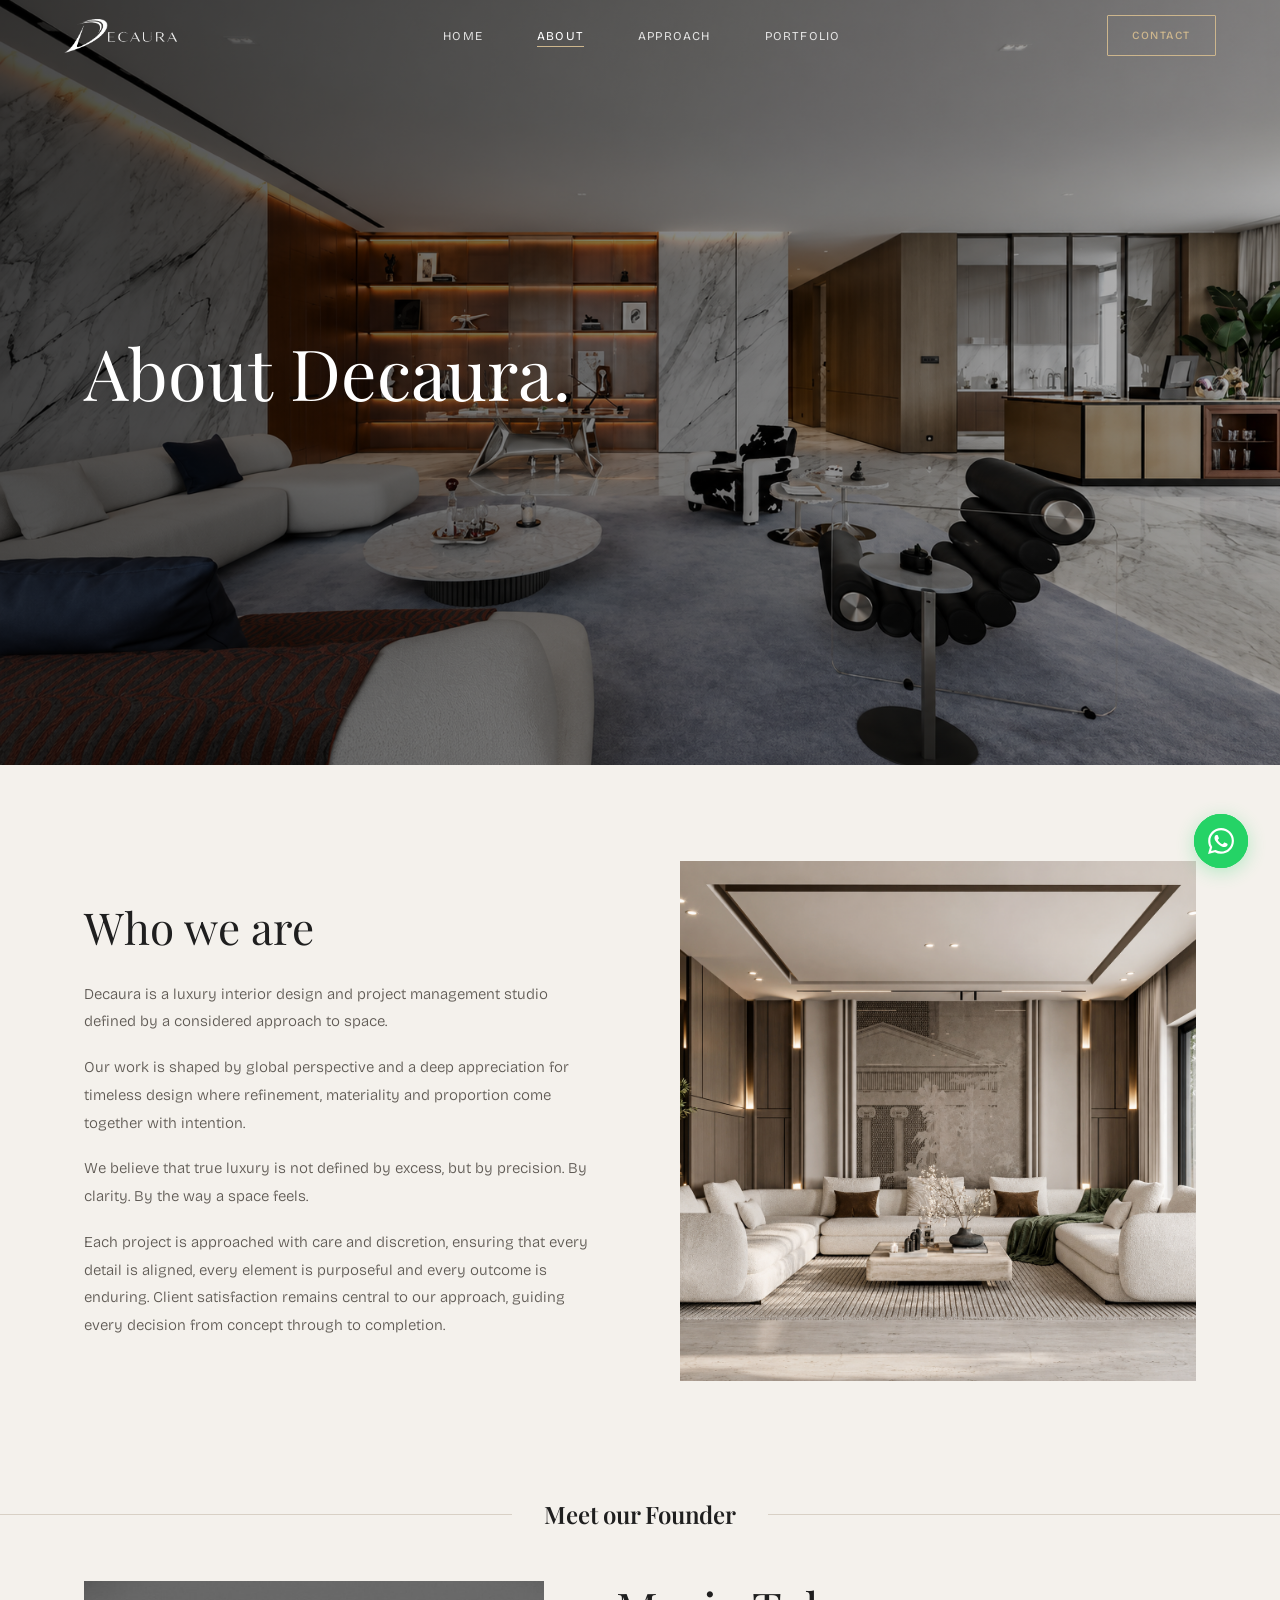
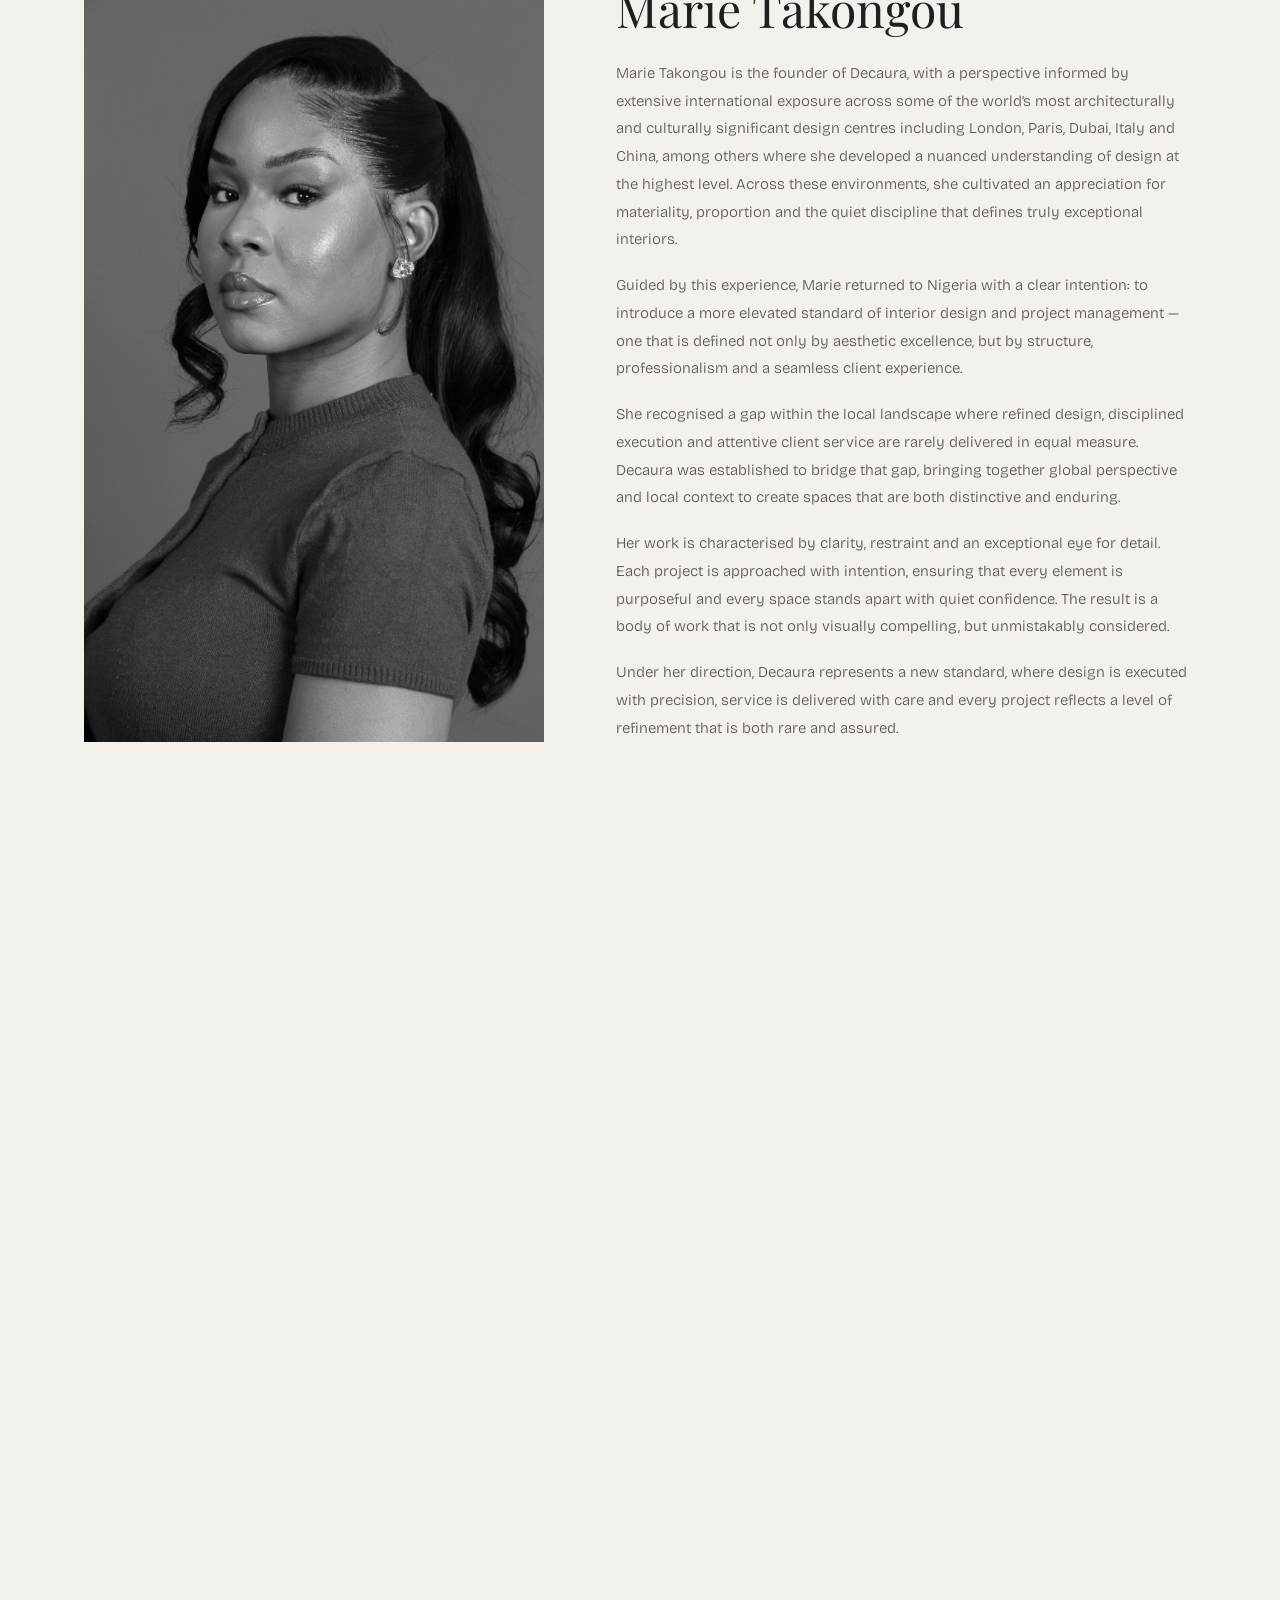
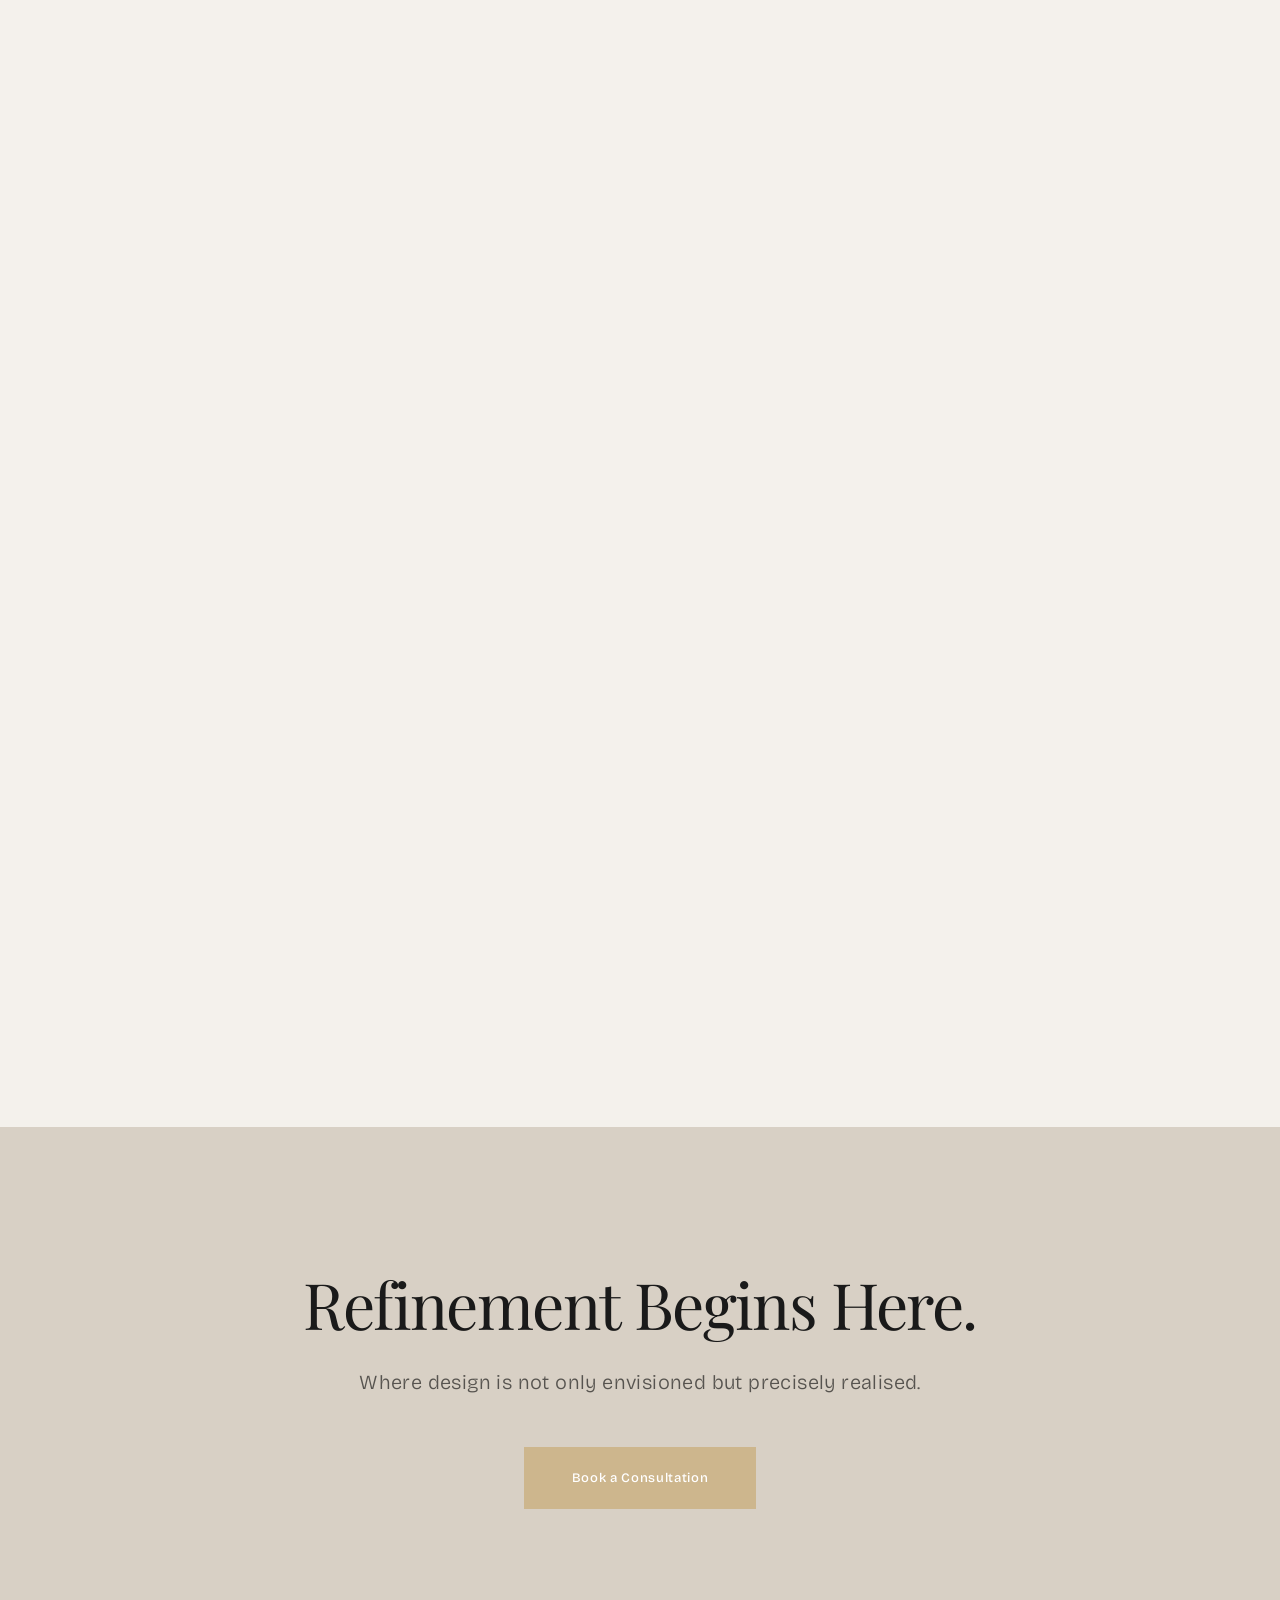
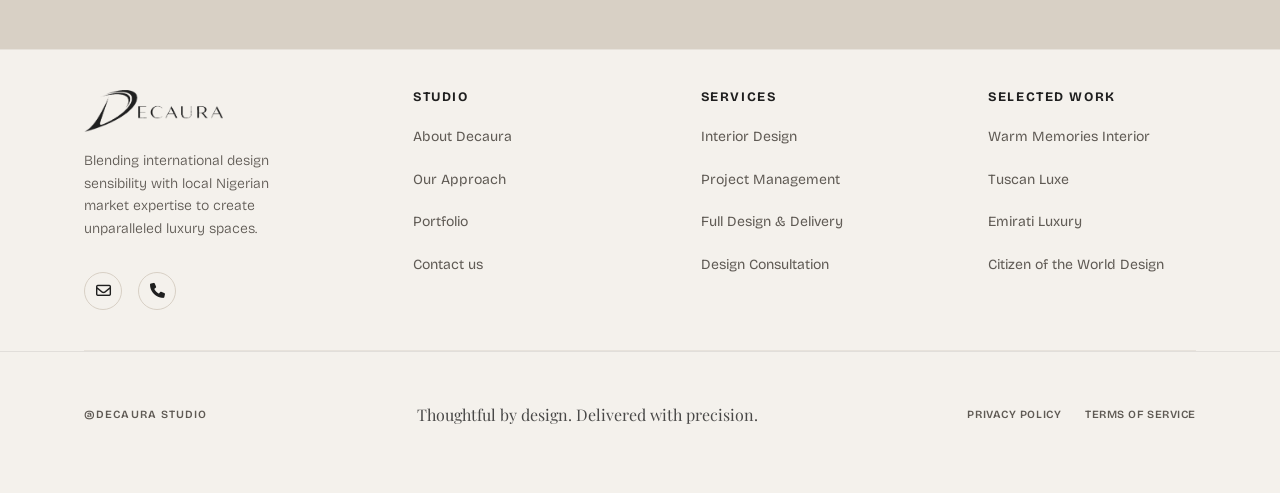
<file: about.html>
<!doctype html>
<html lang="en">
  <head>
    <meta charset="UTF-8" />
    <meta name="viewport" content="width=device-width, initial-scale=1.0" />
    <title>About – Decaura</title>
    <link rel="stylesheet" href="./styles/global.css" />
    <link rel="stylesheet" href="./styles/about.css" />
    <link rel="preconnect" href="https://fonts.googleapis.com" />
    <link rel="preconnect" href="https://fonts.gstatic.com" crossorigin />
    <link
      rel="shortcut icon"
      href="./images/company-logos/decaura-favicon.png"
      type="image/x-icon"
    />
    <link
      href="https://fonts.googleapis.com/css2?family=Playfair+Display:ital,wght@0,400;0,500;0,600;1,400;1,500&family=Bricolage+Grotesque:opsz,wght@12..96,300;12..96,400;12..96,500;12..96,600&display=swap"
      rel="stylesheet"
    />
    <link
      rel="stylesheet"
      href="https://cdnjs.cloudflare.com/ajax/libs/font-awesome/6.0.0/css/all.min.css"
    />
  </head>
  <body>
    <!-- ══════════════════════════════
         NAVIGATION
    ══════════════════════════════ -->
    <div class="nav-overlay"></div>
    <nav class="navbar">
      <div class="nav-logo">
        <a href="./index.html">
          <img
          src="./images/company-logos/Decaura logo A.png"
          alt="Decaura"
          decoding="async"
          width="180"
          height="40"
          fetchpriority="high"
        />
        </a>
      </div>
      <button class="nav-toggle" aria-label="Toggle navigation">
        <span class="hamburger"></span>
      </button>
      <div class="nav-links">
        <ul>
          <li><a href="./index.html">Home</a></li>
          <li><a href="./about.html" class="active">About</a></li>
          <li><a href="./approach.html">Approach</a></li>
          <li><a href="./portfolio.html">Portfolio</a></li>
          <li class="mobile-only"><a href="./contact.html">Contact</a></li>
        </ul>
      </div>
      <div class="nav-cta">
        <a href="./contact.html" class="btn btn-contact">Contact</a>
      </div>
    </nav>

    <main>
      <!-- ══════════════════════════════
           ABOUT HERO
      ══════════════════════════════ -->
      <section class="about-hero">
        <div class="about-hero-bg">
          <img
            src="./images/hero-images/about hero.png"
            alt="Decaura studio interior"
            fetchpriority="high"
            decoding="async"
          />
        </div>
        <div class="about-hero-overlay"></div>
        <div class="about-hero-content container">
          <h1 class="about-hero-heading">About Decaura.<br /></h1>
        </div>
      </section>

      <!-- ══════════════════════════════
           WHO WE ARE
      ══════════════════════════════ -->
      <section class="who-section reveal">
        <div class="container">
          <div class="who-layout">
            <div class="who-content">
              <h2>Who we are</h2>
              <p>
                Decaura is a luxury interior design and project management studio defined by a considered approach to space.
              </p>
              <p>
                Our work is shaped by global perspective and a deep appreciation for timeless design where refinement, materiality and proportion come together with intention.
              </p>
              <p>
                We believe that true luxury is not defined by excess, but by precision. By clarity. By the way a space feels.
              </p>
              <p>
                Each project is approached with care and discretion, ensuring that every detail is aligned, every element is purposeful and every outcome is enduring. Client satisfaction remains central to our approach, guiding every decision from concept through to completion.
              </p>
            </div>

            <div class="who-image">
              <!-- Replace src with actual image -->
              <img
                src="./images/about images/Who we are.png"
                alt="Decaura interior"
                loading="lazy"
                decoding="async"
                width="600"
                height="600"
              />
            </div>
          </div>
        </div>
      </section>

      <!-- ══════════════════════════════
           MEET OUR FOUNDER
      ══════════════════════════════ -->
      <section class="founder-section reveal">
        <div class="section-header centered">
          <h2><span>Meet our Founder</span></h2>
        </div>

        <div class="container">
          <div class="founder-layout">
            <div class="founder-image">
              <img
                src="./images/about images/founder.jpg"
                alt="Marie Takongou – Founder of Decaura"
                loading="lazy"
                decoding="async"
                width="682"
                height="1024"
              />
            </div>

            <div class="founder-content">
              <h2 class="founder-name">Marie Takongou</h2>
              <p>
                Marie Takongou is the founder of Decaura, with a perspective informed by extensive international exposure across some of the world’s most architecturally and culturally significant design centres including London, Paris, Dubai, Italy and China, among others where she developed a nuanced understanding of design at the highest level. Across these environments, she cultivated an appreciation for materiality, proportion and the quiet discipline that defines truly exceptional interiors.
              </p>
              <p>
               Guided by this experience, Marie returned to Nigeria with a clear intention: to introduce a more elevated standard of interior design and project management — one that is defined not only by aesthetic excellence, but by structure, professionalism and a seamless client experience.
              </p>
              <p>
                She recognised a gap within the local landscape where refined design, disciplined execution and attentive client service are rarely delivered in equal measure. Decaura was established to bridge that gap, bringing together global perspective and local context to create spaces that are both distinctive and enduring.
              </p>
              <p>
                Her work is characterised by clarity, restraint and an exceptional eye for detail. Each project is approached with intention, ensuring that every element is purposeful and every space stands apart with quiet confidence. The result is a body of work that is not only visually compelling, but unmistakably considered.
              </p>
              <p>
                Under her direction, Decaura represents a new standard, where design is executed with precision, service is delivered with care and every project reflects a level of refinement that is both rare and assured.
              </p>
            </div>
          </div>
        </div>
      </section>

      <!-- ══════════════════════════════
           OUR PHILOSOPHY
      ══════════════════════════════ -->
      <section class="philosophy-section reveal">
        <div class="section-header centered">
          <h2><span>Our Philosophy</span></h2>
        </div>
        <div class="container-narrow">
          <blockquote class="philosophy-heading">
            <span class="quote-line">Nothing is accidental.</span>
            <span class="quote-line">Everything is considered.</span>
          </blockquote>

          <div class="philosophy-body">
            <p>We believe in clarity over excess.</p>
            <p>
              A space should not demand attention —<br />
              it should hold it.
            </p>
            <p>
              Defined by detail.<br />
              Resolved with precision.
            </p>
            <p>
              This is our approach to space.<br />
              This is Decaura.
            </p>
          </div>
        </div>
      </section>

      <!-- ══════════════════════════════
           DECAURA FOUNDATION
      ══════════════════════════════ -->
      <section class="foundation-section reveal">
        <div class="section-header centered">
          <h2><span>The Decaura Foundation</span></h2>
        </div>

        <div class="container">
          <!-- Opening paragraphs -->
          <div class="foundation-intro">
            <p>
              The Decaura Foundation is the philanthropic arm of Decaura,
              established to extend the principles of design and refinement
              beyond private projects and into the wider community.
            </p>
            <p>
              The foundation works to create meaningful and measurable impact by
              supporting individuals and communities through access to
              knowledge, improved environments and pathways to long-term
              opportunity.
            </p>
            <p>
              Our vision is that individuals and communities are equipped with
              the tools, resources and environments they need to thrive,
              contribute and shape their own futures.
            </p>
          </div>

          <!-- Four impact areas -->
          <p class="foundation-areas-lead">
            Our work is focused across four key impact areas:
          </p>

          <div class="foundation-pillars">
            <div class="pillar">
              <div class="pillar-number">01</div>
              <h3>Design Education</h3>
              <p>
                Expanding access to design knowledge, training, and industry
                exposure.
              </p>
            </div>
            <div class="pillar">
              <div class="pillar-number">02</div>
              <h3>Community Spaces</h3>
              <p>
                Improving shared environments to support well-being, connection
                and everyday experience.
              </p>
            </div>
            <div class="pillar">
              <div class="pillar-number">03</div>
              <h3>Youth Development</h3>
              <p>
                Providing structured support, mentorship and opportunities for
                growth.
              </p>
            </div>
            <div class="pillar">
              <div class="pillar-number">04</div>
              <h3>Journey to Employment</h3>
              <p>
                Enabling pathways to skills development, career readiness and
                sustainable employment.
              </p>
            </div>
          </div>

          <!-- Body paragraphs -->
          <div class="foundation-body">
            <p>
              Through these focus areas, the foundation supports initiatives
              that equip individuals with practical skills, improve living and
              community environments and contribute to long-term social and
              economic development.
            </p>
            <p>
              The Decaura Foundation works in partnership with organisations,
              communities and stakeholders to deliver programmes that are both
              carefully considered and sustainably structured. Each initiative
              is approached with clear objectives, defined outcomes and a
              commitment to measurable impact.
            </p>
            <p>
              Funding for the foundation is supported through Decaura and its
              wider network, ensuring that resources are directed towards
              initiatives that align with its long-term vision and areas of
              focus.
            </p>
            <p>
              As the foundation grows, its aim is to expand its reach across
              Nigeria and beyond; supporting individuals and communities at
              scale, while maintaining the same level of care, discipline and
              intention that defines Decaura.
            </p>
            
          </div>
        </div>
      </section>

      <!-- ══════════════════════════════
           CTA BLOCK
      ══════════════════════════════ -->
      <section class="cta-section reveal" id="contact">
        <div class="container">
          <h2>Refinement Begins Here.</h2>
          <p>Where design is not only envisioned but precisely realised.</p>
          <a href="./contact.html" class="btn-cta" style="color: var(--pure-white);">Book a Consultation</a>
        </div>
      </section>
    </main>

    <!-- ══════════════════════════════
         FOOTER
    ══════════════════════════════ -->
    <footer class="footer-full">
      <div class="container">
        <div class="footer-full-grid">
          <!-- Col 1: Brand -->
          <div class="ff-brand">
            <img
              src="./images/company-logos/Decaura logo A.png"
              alt="Decaura"
              class="ff-logo"
              loading="lazy"
              decoding="async"
              width="180"
              height="40"
            />
            <p class="ff-tagline">
              Blending international design sensibility with local Nigerian
              market expertise to create unparalleled luxury spaces.
            </p>
            <div class="ff-socials">
              
              <a
                href="mailto:hello@decaura.com"
                aria-label="Email"
                class="social-icon"
                ><i class="far fa-envelope"></i
              ></a>
              <a
                href="tel:+2348109008366"
                aria-label="Phone"
                class="social-icon"
                ><i class="fas fa-phone"></i
              ></a>
            </div>
          </div>

          <!-- Col 2: Studio -->
          <div class="ff-col">
            <h4>Studio</h4>
            <ul>
              <li><a href="./about.html">About Decaura</a></li>
              <li><a href="./approach.html">Our Approach</a></li>
              <li><a href="./portfolio.html">Portfolio</a></li>
              <li><a href="./contact.html">Contact us</a></li>
            </ul>
          </div>

          <!-- Col 3: Services -->
          <div class="ff-col">
            <h4>Services</h4>
            <ul>
              <li><a href="./approach.html#services">Interior Design</a></li>
              <li><a href="./approach.html#services">Project Management</a></li>
              <li>
                <a href="./approach.html#services">Full Design & Delivery</a>
              </li>
              <li>
                <a href="./approach.html#services">Design Consultation</a>
              </li>
            </ul>
          </div>

          <!-- Col 4: Selected Work -->
          <div class="ff-col">
            <h4>Selected Work</h4>
            <ul>
              <li><a href="./project-detail.html?id=warm-memories-interior">Warm Memories Interior</a></li>
              <li><a href="./project-detail.html?id=tuscan-luxe-lekki-phase-1">Tuscan Luxe</a></li>
              <li><a href="./project-detail.html?id=emirati-luxury-ajah-lagos">Emirati Luxury</a></li>
              <li><a href="./project-detail.html?id=citizen-of-the-world-design">Citizen of the World Design</a></li>
            </ul>
          </div>
        </div>
      </div>

      <div class="footer-full-bottom">
        <div class="container">
          <p class="ff-copy">@DECAURA STUDIO</p>
          <p class="ff-motto">
            Thoughtful by design. Delivered with precision.
          </p>
          <div class="ff-bottom-links">
            <a href="#">PRIVACY POLICY</a>
            <a href="#">TERMS OF SERVICE</a>
          </div>
        </div>
      </div>
    </footer>
    </footer>

    <script src="./scripts/main.js"></script>
    <a
      href="https://wa.me/2348109008366"
      class="whatsapp-float"
      target="_blank"
      rel="noopener"
      aria-label="Chat on WhatsApp"
    >
      <svg width="26" height="26" viewBox="0 0 24 24" fill="currentColor">
        <path
          d="M17.472 14.382c-.297-.149-1.758-.867-2.03-.967-.273-.099-.471-.148-.67.15-.197.297-.767.966-.94 1.164-.173.199-.347.223-.644.075-.297-.15-1.255-.463-2.39-1.475-.883-.788-1.48-1.761-1.653-2.059-.173-.297-.018-.458.13-.606.134-.133.298-.347.446-.52.149-.174.198-.298.298-.497.099-.198.05-.371-.025-.52-.075-.149-.669-1.612-.916-2.207-.242-.579-.487-.5-.669-.51-.173-.008-.371-.01-.57-.01-.198 0-.52.074-.792.372-.272.297-1.04 1.016-1.04 2.479 0 1.462 1.065 2.875 1.213 3.074.149.198 2.096 3.2 5.077 4.487.709.306 1.262.489 1.694.625.712.227 1.36.195 1.871.118.571-.085 1.758-.719 2.006-1.413.248-.694.248-1.289.173-1.413-.074-.124-.272-.198-.57-.347m-5.421 7.403h-.004a9.87 9.87 0 01-5.031-1.378l-.361-.214-3.741.982.998-3.648-.235-.374a9.86 9.86 0 01-1.51-5.26c.001-5.45 4.436-9.884 9.888-9.884 2.64 0 5.122 1.03 6.988 2.898a9.825 9.825 0 012.893 6.994c-.003 5.45-4.437 9.884-9.885 9.884m8.413-18.297A11.815 11.815 0 0012.05 0C5.495 0 .16 5.335.157 11.892c0 2.096.547 4.142 1.588 5.945L.057 24l6.305-1.654a11.882 11.882 0 005.683 1.448h.005c6.554 0 11.89-5.335 11.893-11.893a11.821 11.821 0 00-3.48-8.413z"
        />
      </svg>
    </a>
  </body>
</html>
</file>
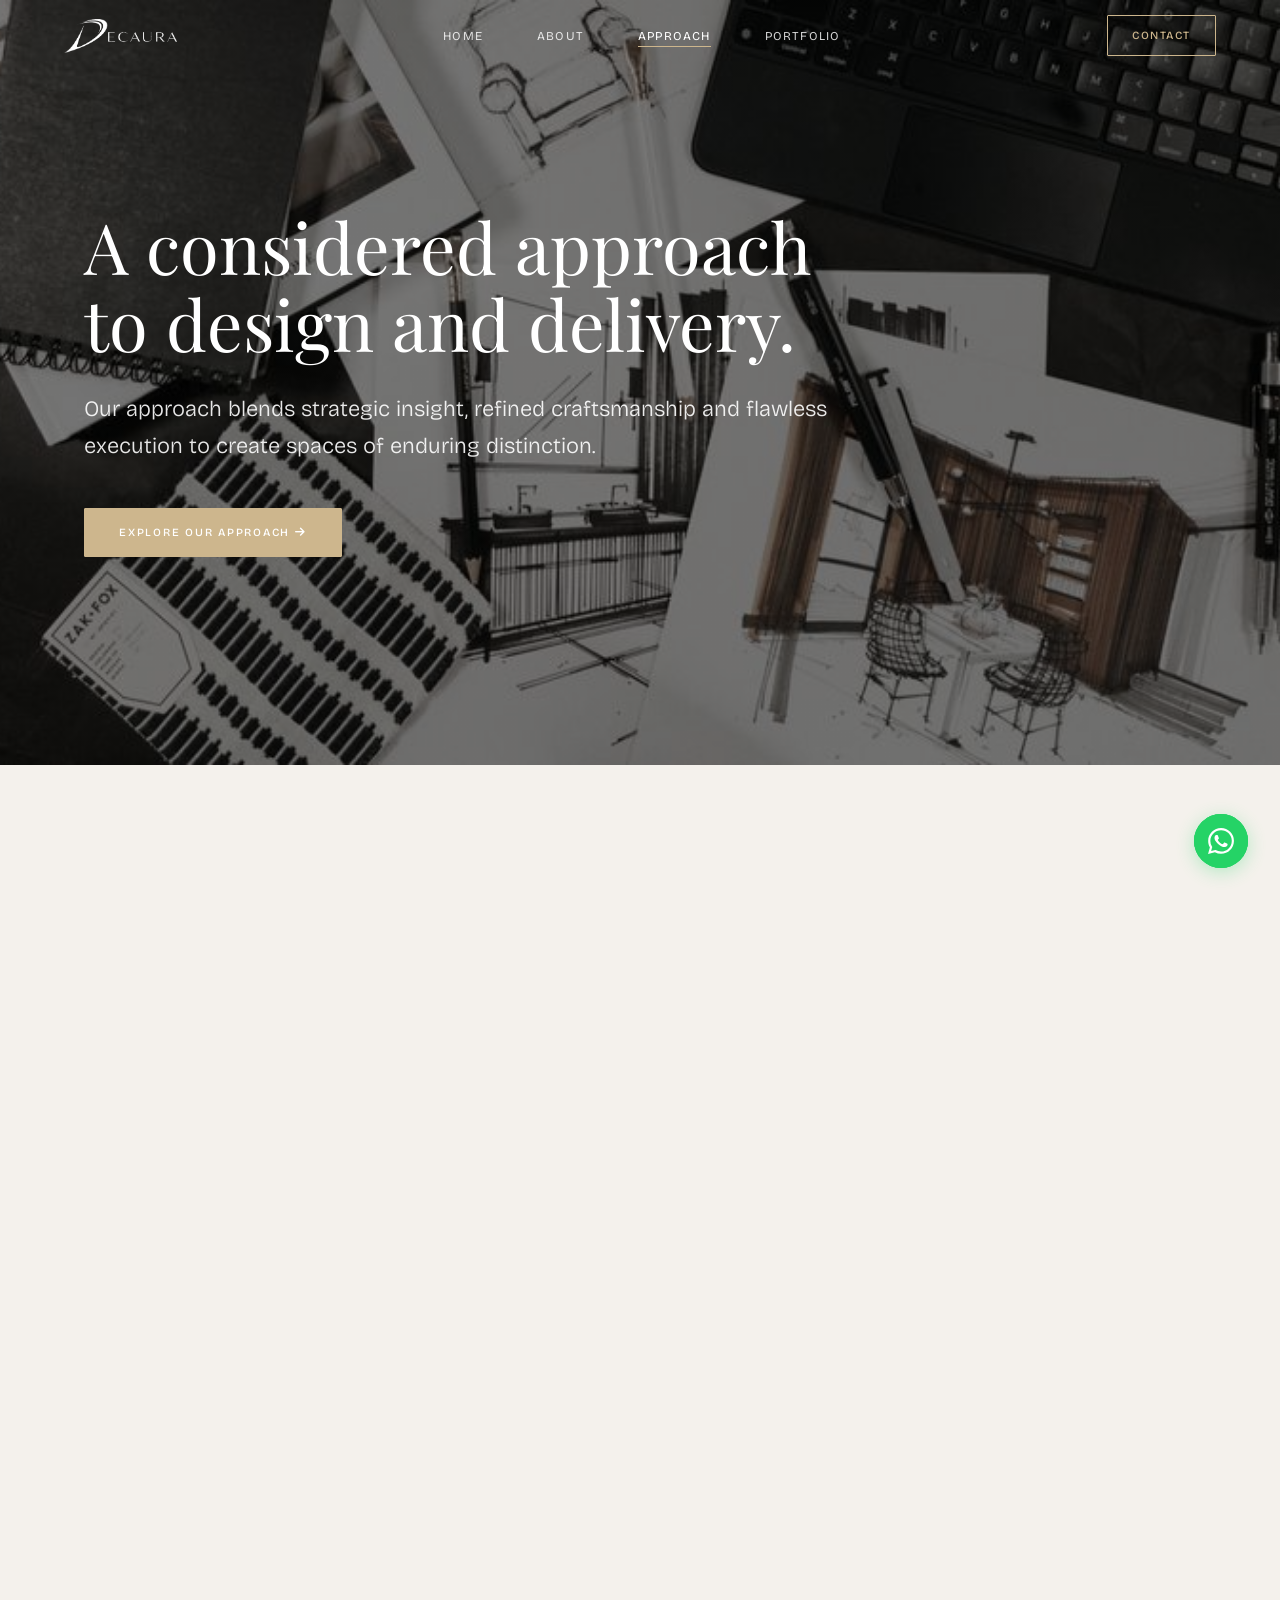
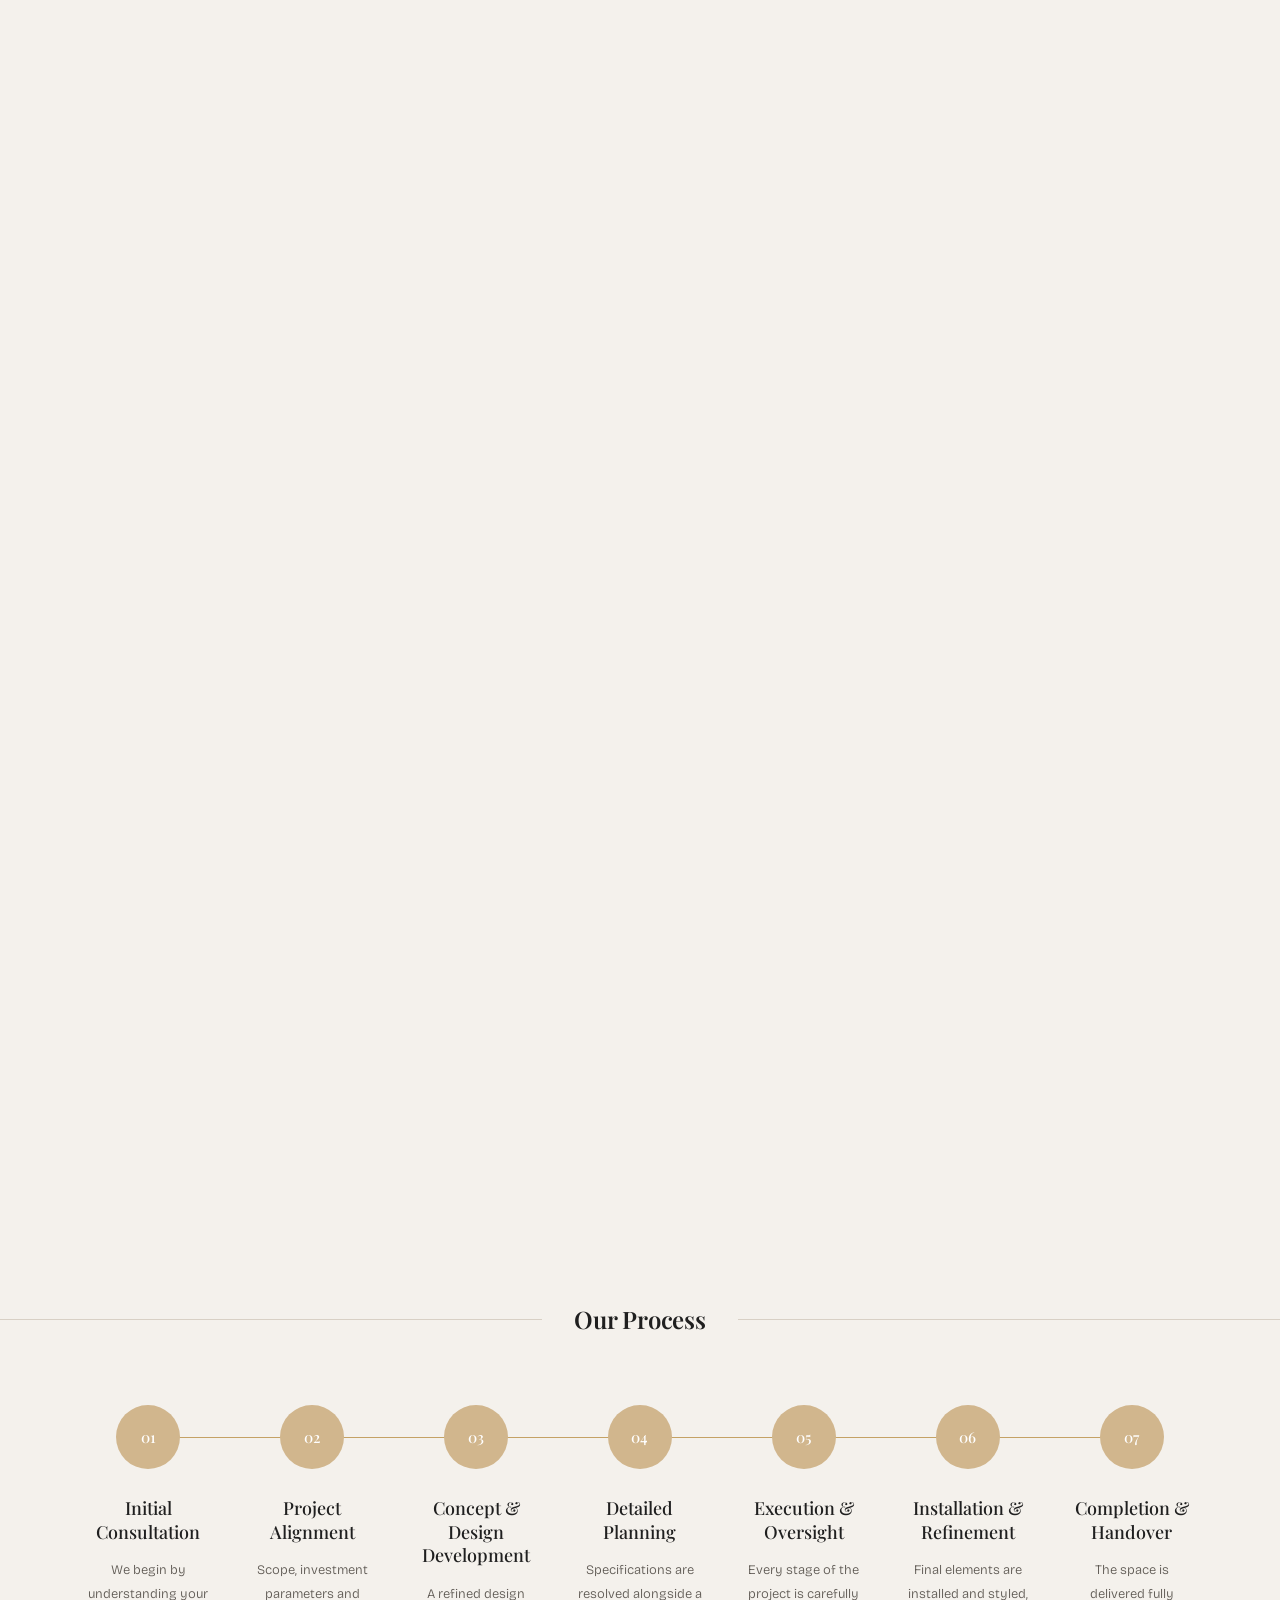
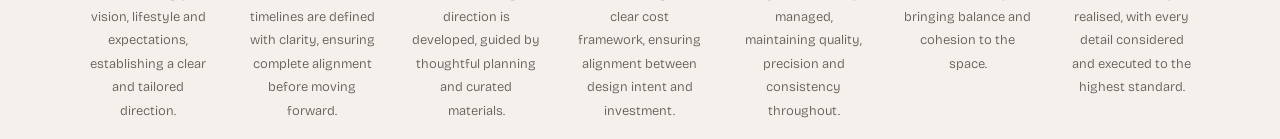
<file: approach.html>
<!doctype html>
<html lang="en">
  <head>
    <meta charset="UTF-8" />
    <meta name="viewport" content="width=device-width, initial-scale=1.0" />
    <title>Approach - Decaura</title>
    <link rel="stylesheet" href="./styles/global.css" />
    <link rel="stylesheet" href="./styles/approach.css" />
    <link rel="preconnect" href="https://fonts.googleapis.com" />
    <link rel="preconnect" href="https://fonts.gstatic.com" crossorigin />
    <link
      href="https://fonts.googleapis.com/css2?family=Playfair+Display:ital,wght@0,400;0,500;0,600;1,400;1,500&family=Bricolage+Grotesque:opsz,wght@12..96,300;12..96,400;12..96,500;12..96,600&display=swap"
      rel="stylesheet"
    />
    <link
      rel="shortcut icon"
      href="./images/company-logos/decaura-favicon.png"
      type="image/x-icon"
    />
    <link
      rel="stylesheet"
      href="https://cdnjs.cloudflare.com/ajax/libs/font-awesome/6.0.0/css/all.min.css"
    />
  </head>
  <body>
    <!-- â•â•â•â•â•â•â•â•â•â•â•â•â•â•â•â•â•â•â•â•â•â•â•â•â•â•â•â•â•â•
         NAVIGATION
    â•â•â•â•â•â•â•â•â•â•â•â•â•â•â•â•â•â•â•â•â•â•â•â•â•â•â•â•â•â• -->
    <div class="nav-overlay"></div>
    <nav class="navbar">
      <div class="nav-logo">
        <a href="./index.html">
          <img
            src="./images/company-logos/Decaura logo A.png"
            alt="Decaura"
            decoding="async"
            width="180"
            height="40"
            fetchpriority="high"
          />
        </a>
      </div>
      <button class="nav-toggle" aria-label="Toggle navigation">
        <span class="hamburger"></span>
      </button>
      <div class="nav-links">
        <ul>
          <li><a href="./index.html">Home</a></li>
          <li><a href="./about.html">About</a></li>
          <li><a href="./approach.html" class="active">Approach</a></li>
          <li><a href="./portfolio.html">Portfolio</a></li>
          <li class="mobile-only"><a href="./contact.html">Contact</a></li>
        </ul>
      </div>
      <div class="nav-cta">
        <a href="./contact.html" class="btn btn-contact">Contact</a>
      </div>
    </nav>

    <main>
      <!-- â•â•â•â•â•â•â•â•â•â•â•â•â•â•â•â•â•â•â•â•â•â•â•â•â•â•â•â•â•â•
             APPROACH HERO
        â•â•â•â•â•â•â•â•â•â•â•â•â•â•â•â•â•â•â•â•â•â•â•â•â•â•â•â•â•â• -->
      <section class="approach-hero reveal">
        <div class="container">
          <div class="approach-content">
            <h1>A considered approach to design and delivery.</h1>
            <p>
              Our approach blends strategic insight, refined craftsmanship and
              flawless execution to create spaces of enduring distinction.
            </p>
            <a
              href="#services"
              class="btn btn-bronze"
              style="color: var(--pure-white)"
            >
              EXPLORE OUR APPROACH <i class="fas fa-arrow-right"></i>
            </a>
          </div>
        </div>
      </section>

      <!-- â•â•â•â•â•â•â•â•â•â•â•â•â•â•â•â•â•â•â•â•â•â•â•â•â•â•â•â•â•â•
             OUR SERVICES
        â•â•â•â•â•â•â•â•â•â•â•â•â•â•â•â•â•â•â•â•â•â•â•â•â•â•â•â•â•â• -->
      <section class="services-section reveal" id="services">
        <div class="container">
          <div class="section-header centered">
            <h2><span>Our Services</span></h2>
          </div>

          <div class="services-grid">
            <!-- Card 1 -->
            <div class="service-card">
              <div class="card-image">
                <img
                  src="./images/Service Images/Interior Design.webp"
                  alt="Interior Architecture & Design"
                  loading="lazy"
                  decoding="async"
                  width="400"
                  height="300"
                />
              </div>
              <div class="card-content">
                <h3>Interior Design</h3>
                <p>
                  We create interiors that are both refined and deeply
                  considered; where spatial planning, material selection and
                  detail come together seamlessly.
                </p>
                <a
                  href="./contact.html?service=interior-design"
                  class="enquire-link"
                  >Enquire<i class="fas fa-arrow-right"></i
                ></a>
              </div>
            </div>

            <!-- Card 2 -->
            <div class="service-card">
              <div class="card-image">
                <img
                  src="./images/Service Images/Project Management.webp"
                  alt="Project Management"
                  loading="lazy"
                  decoding="async"
                  width="400"
                  height="300"
                />
              </div>
              <div class="card-content">
                <h3>Project Management</h3>
                <p>
                  Every aspect of execution is carefully overseen, ensuring a
                  structured, controlled and seamless delivery from start to
                  finish.
                </p>
                <a
                  href="./contact.html?service=project-management"
                  class="enquire-link"
                  >Enquire<i class="fas fa-arrow-right"></i
                ></a>
              </div>
            </div>

            <!-- Card 3 -->
            <div class="service-card">
              <div class="card-image">
                <img
                  src="./images/Service Images/Fully Managed Design and Delivery.webp"
                  alt="Fully Managed Design & Delivery"
                  loading="lazy"
                  decoding="async"
                  width="400"
                  height="300"
                />
              </div>
              <div class="card-content">
                <h3>Fully Managed Design & Delivery</h3>
                <p>
                  A comprehensive service where design and execution are handled
                  as one. From concept through to completion, every detail is
                  managed with precision.
                </p>
                <a
                  href="./contact.html?service=full-delivery"
                  class="enquire-link"
                  >Enquire<i class="fas fa-arrow-right"></i
                ></a>
              </div>
            </div>

            <!-- Card 4 -->
            <div class="service-card">
              <div class="card-image">
                <img
                  src="./images/Service Images/Design Consultation.webp"
                  alt="Design Consultation"
                  loading="lazy"
                  decoding="async"
                  width="400"
                  height="300"
                />
              </div>
              <div class="card-content">
                <h3>Design Consultation</h3>
                <p>
                  Thoughtful guidance for projects requiring clarity, direction
                  or refinement; ensuring every decisioncontributes to a
                  cohesive outcome.
                </p>
                <a
                  href="./contact.html?service=consultation"
                  class="enquire-link"
                  >Enquire<i class="fas fa-arrow-right"></i
                ></a>
              </div>
            </div>
          </div>
        </div>
      </section>

      <!-- â•â•â•â•â•â•â•â•â•â•â•â•â•â•â•â•â•â•â•â•â•â•â•â•â•â•â•â•â•â•
             OUR PROCESS (Horizontal Timeline)
        â•â•â•â•â•â•â•â•â•â•â•â•â•â•â•â•â•â•â•â•â•â•â•â•â•â•â•â•â•â• -->
      <section class="process-section reveal">
        <div class="container">
          <div class="section-header centered">
            <h2><span>Our Process</span></h2>
          </div>

          <div class="process-timeline">
            <!-- Step 1 -->
            <div class="process-item">
              <div class="process-marker">
                <span class="step-number">01</span>
              </div>
              <div class="process-info">
                <h3>Initial Consultation</h3>
                <p>
                  We begin by understanding your vision, lifestyle and
                  expectations, establishing a clear and tailored direction.
                </p>
              </div>
            </div>

            <!-- Step 2 -->
            <div class="process-item">
              <div class="process-marker">
                <span class="step-number">02</span>
              </div>
              <div class="process-info">
                <h3>Project Alignment</h3>
                <p>
                  Scope, investment parameters and timelines are defined with
                  clarity, ensuring complete alignment before moving forward.
                </p>
              </div>
            </div>

            <!-- Step 3 -->
            <div class="process-item">
              <div class="process-marker">
                <span class="step-number">03</span>
              </div>
              <div class="process-info">
                <h3>Concept & Design Development</h3>
                <p>
                  A refined design direction is developed, guided by thoughtful
                  planning and curated materials.
                </p>
              </div>
            </div>

            <!-- Step 4 -->
            <div class="process-item">
              <div class="process-marker">
                <span class="step-number">04</span>
              </div>
              <div class="process-info">
                <h3>Detailed Planning</h3>
                <p>
                  Specifications are resolved alongside a clear cost framework,
                  ensuring alignment between design intent and investment.
                </p>
              </div>
            </div>

            <!-- Step 5 -->
            <div class="process-item">
              <div class="process-marker">
                <span class="step-number">05</span>
              </div>
              <div class="process-info">
                <h3>Execution & Oversight</h3>
                <p>
                  Every stage of the project is carefully managed, maintaining
                  quality, precision and consistency throughout.
                </p>
              </div>
            </div>

            <!-- Step 6 -->
            <div class="process-item">
              <div class="process-marker">
                <span class="step-number">06</span>
              </div>
              <div class="process-info">
                <h3>Installation & Refinement</h3>
                <p>
                  Final elements are installed and styled, bringing balance and
                  cohesion to the space.
                </p>
              </div>
            </div>

            <!-- Step 7 -->
            <div class="process-item">
              <div class="process-marker">
                <span class="step-number">07</span>
              </div>
              <div class="process-info">
                <h3>Completion & Handover</h3>
                <p>
                  The space is delivered fully realised, with every detail
                  considered and executed to the highest standard.
                </p>
              </div>
            </div>
          </div>
        </div>
      </section>

      <!-- â•â•â•â•â•â•â•â•â•â•â•â•â•â•â•â•â•â•â•â•â•â•â•â•â•â•â•â•â•â•
             QUOTE SECTION
        â•â•â•â•â•â•â•â•â•â•â•â•â•â•â•â•â•â•â•â•â•â•â•â•â•â•â•â•â•â• -->
      <section class="quote-section reveal">
        <div class="container">
          <div class="quote-content">
            <blockquote>
              Nothing is accidental. <br />
              Everything is considered.
            </blockquote>
          </div>
        </div>
      </section>

      <!-- â•â•â•â•â•â•â•â•â•â•â•â•â•â•â•â•â•â•â•â•â•â•â•â•â•â•â•â•â•â•
           CTA BLOCK
      â•â•â•â•â•â•â•â•â•â•â•â•â•â•â•â•â•â•â•â•â•â•â•â•â•â•â•â•â•â• -->
      <section class="cta-section reveal" id="contact">
        <div class="container">
          <h2>Refinement Begins Here.</h2>
          <p>Where design is not only envisioned but precisely realised.</p>
          <a href="./contact.html" class="btn-cta">Begin Your Project</a>
        </div>
      </section>
    </main>

    <!-- â•â•â•â•â•â•â•â•â•â•â•â•â•â•â•â•â•â•â•â•â•â•â•â•â•â•â•â•â•â•
         FOOTER
    â•â•â•â•â•â•â•â•â•â•â•â•â•â•â•â•â•â•â•â•â•â•â•â•â•â•â•â•â•â• -->
    <footer class="footer-full">
      <div class="container">
        <div class="footer-full-grid">
          <!-- Col 1: Brand -->
          <div class="ff-brand">
            <img
              src="./images/company-logos/Decaura logo A.png"
              alt="Decaura"
              class="ff-logo"
              loading="lazy"
              decoding="async"
              width="180"
              height="40"
            />
            <p class="ff-tagline">
              Blending international design sensibility with local Nigerian
              market expertise to create unparalleled luxury spaces.
            </p>
            <div class="ff-socials">
              <a
                href="mailto:hello@decaura.com"
                aria-label="Email"
                class="social-icon"
                ><i class="far fa-envelope"></i
              ></a>
              <a
                href="tel:+2348109008366"
                aria-label="Phone"
                class="social-icon"
                ><i class="fas fa-phone"></i
              ></a>
            </div>
          </div>

          <!-- Col 2: Studio -->
          <div class="ff-col">
            <h4>Studio</h4>
            <ul>
              <li><a href="./about.html">About Decaura</a></li>
              <li><a href="./approach.html">Our Approach</a></li>
              <li><a href="./portfolio.html">Portfolio</a></li>
              <li><a href="./contact.html">Contact us</a></li>
            </ul>
          </div>

          <!-- Col 3: Services -->
          <div class="ff-col">
            <h4>Services</h4>
            <ul>
              <li><a href="./approach.html#services">Interior Design</a></li>
              <li><a href="./approach.html#services">Project Management</a></li>
              <li>
                <a href="./approach.html#services">Full Design & Delivery</a>
              </li>
              <li>
                <a href="./approach.html#services">Design Consultation</a>
              </li>
            </ul>
          </div>

          <!-- Col 4: Selected Work -->
          <div class="ff-col">
            <h4>Selected Work</h4>
            <ul>
              <li>
                <a href="./project-detail.html?id=warm-memories-interior"
                  >Warm Memories Interior</a
                >
              </li>
              <li>
                <a href="./project-detail.html?id=tuscan-luxe-lekki-phase-1"
                  >Tuscan Luxe</a
                >
              </li>
              <li>
                <a href="./project-detail.html?id=emirati-luxury-ajah-lagos"
                  >Emirati Luxury
                </a>
              </li>
              <li>
                <a href="./project-detail.html?id=citizen-of-the-world-design"
                  >Citizen of the World Design</a
                >
              </li>
            </ul>
          </div>
        </div>
      </div>

      <div class="footer-full-bottom">
        <div class="container">
          <p class="ff-copy">@DECAURA STUDIO</p>
          <p class="ff-motto">
            Thoughtful by design. Delivered with precision.
          </p>
          <div class="ff-bottom-links">
            <a href="#">PRIVACY POLICY</a>
            <a href="#">TERMS OF SERVICE</a>
          </div>
        </div>
      </div>
    </footer>

    <script src="./scripts/main.js"></script>
    <a
      href="https://wa.me/2348109008366"
      class="whatsapp-float"
      target="_blank"
      rel="noopener"
      aria-label="Chat on WhatsApp"
    >
      <svg width="26" height="26" viewBox="0 0 24 24" fill="currentColor">
        <path
          d="M17.472 14.382c-.297-.149-1.758-.867-2.03-.967-.273-.099-.471-.148-.67.15-.197.297-.767.966-.94 1.164-.173.199-.347.223-.644.075-.297-.15-1.255-.463-2.39-1.475-.883-.788-1.48-1.761-1.653-2.059-.173-.297-.018-.458.13-.606.134-.133.298-.347.446-.52.149-.174.198-.298.298-.497.099-.198.05-.371-.025-.52-.075-.149-.669-1.612-.916-2.207-.242-.579-.487-.5-.669-.51-.173-.008-.371-.01-.57-.01-.198 0-.52.074-.792.372-.272.297-1.04 1.016-1.04 2.479 0 1.462 1.065 2.875 1.213 3.074.149.198 2.096 3.2 5.077 4.487.709.306 1.262.489 1.694.625.712.227 1.36.195 1.871.118.571-.085 1.758-.719 2.006-1.413.248-.694.248-1.289.173-1.413-.074-.124-.272-.198-.57-.347m-5.421 7.403h-.004a9.87 9.87 0 01-5.031-1.378l-.361-.214-3.741.982.998-3.648-.235-.374a9.86 9.86 0 01-1.51-5.26c.001-5.45 4.436-9.884 9.888-9.884 2.64 0 5.122 1.03 6.988 2.898a9.825 9.825 0 012.893 6.994c-.003 5.45-4.437 9.884-9.885 9.884m8.413-18.297A11.815 11.815 0 0012.05 0C5.495 0 .16 5.335.157 11.892c0 2.096.547 4.142 1.588 5.945L.057 24l6.305-1.654a11.882 11.882 0 005.683 1.448h.005c6.554 0 11.89-5.335 11.893-11.893a11.821 11.821 0 00-3.48-8.413z"
        />
      </svg>
    </a>
  </body>
</html>
</file>
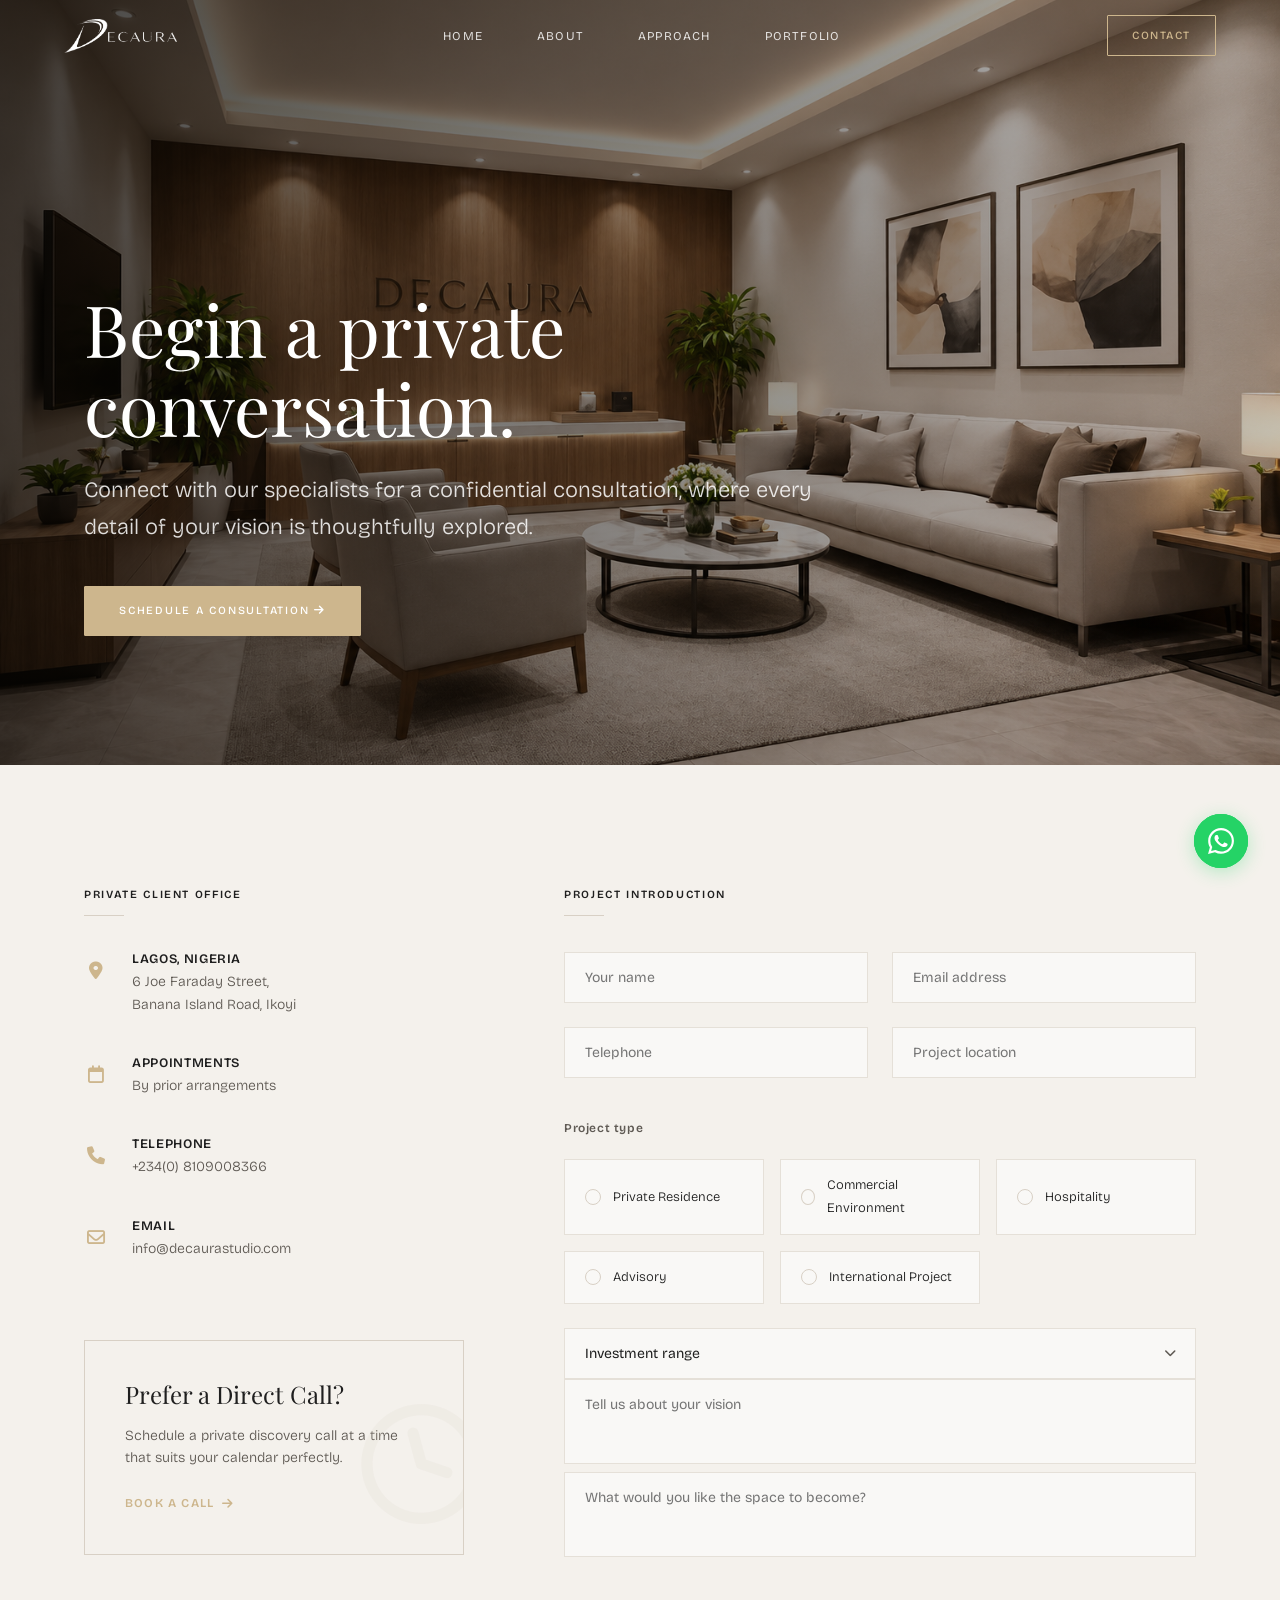
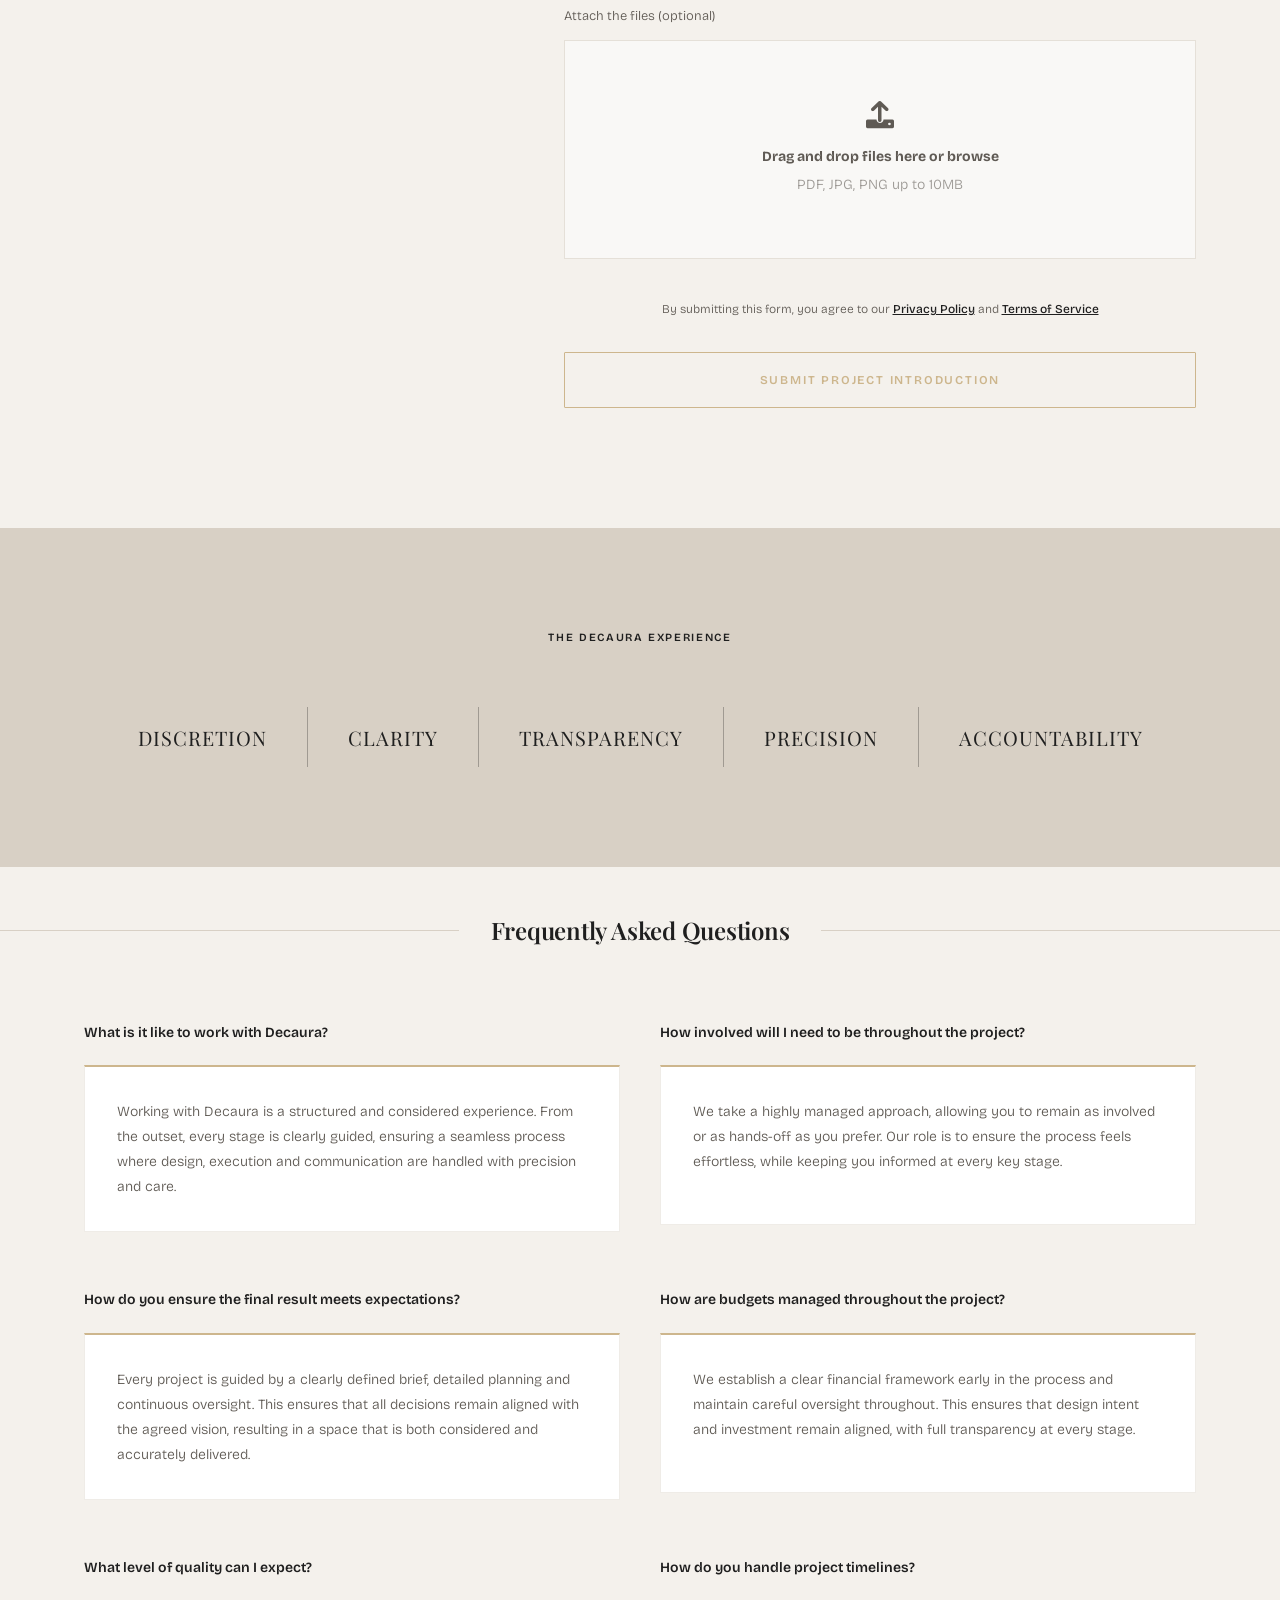
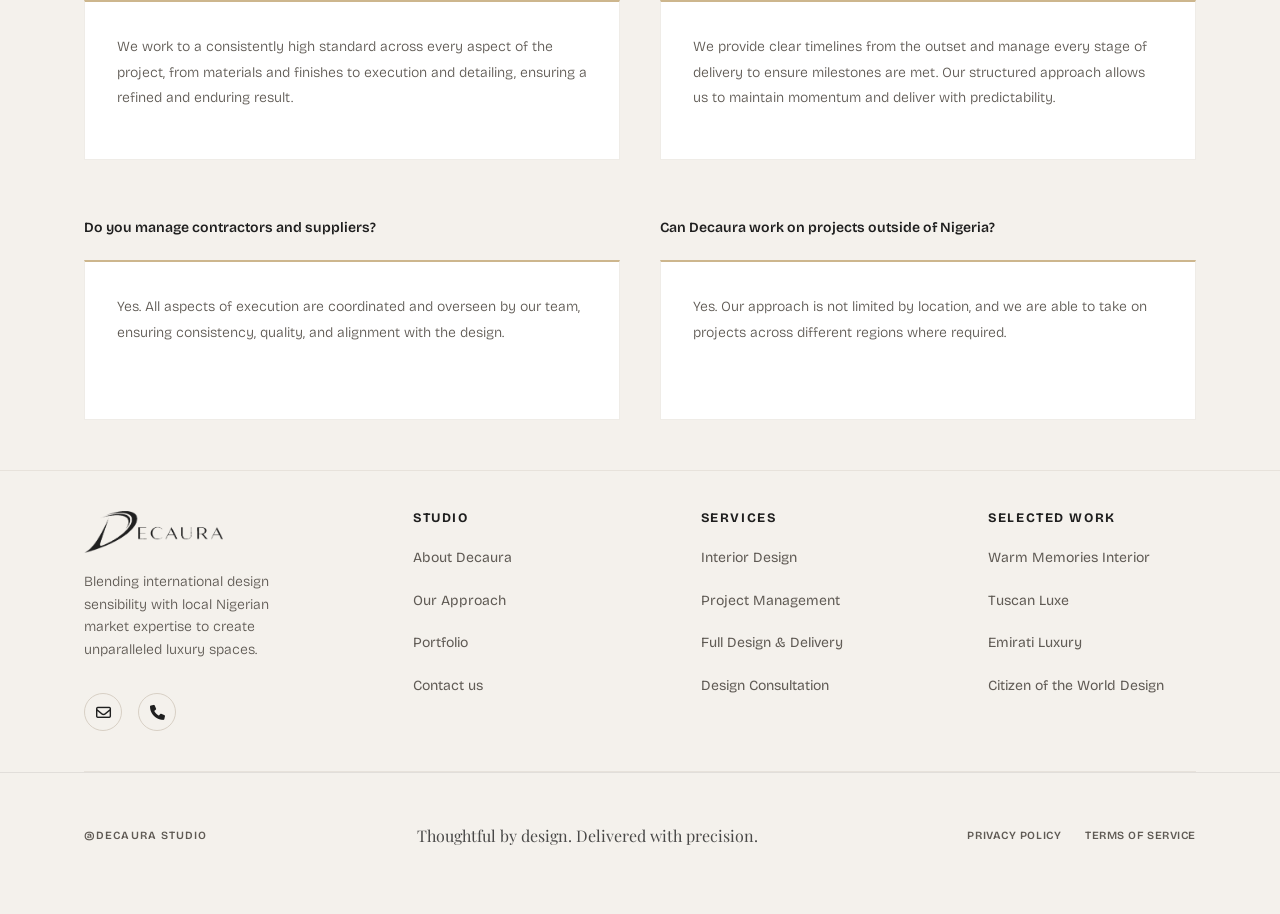
<file: contact.html>
<!doctype html>
<html lang="en">
  <head>
    <meta charset="UTF-8" />
    <meta name="viewport" content="width=device-width, initial-scale=1.0" />
    <title>Contact – Decaura</title>
    <link rel="stylesheet" href="./styles/global.css" />
    <link rel="stylesheet" href="./styles/contact.css" />
    <link rel="preconnect" href="https://fonts.googleapis.com" />
    <link rel="preconnect" href="https://fonts.gstatic.com" crossorigin />
    <link
      href="https://fonts.googleapis.com/css2?family=Playfair+Display:ital,wght@0,400;0,500;0,600;1,400;1,500&family=Bricolage+Grotesque:opsz,wght@12..96,300;12..96,400;12..96,500;12..96,600&display=swap"
      rel="stylesheet"
    />
    <link
      rel="shortcut icon"
      href="./images/company-logos/decaura-favicon.png"
      type="image/x-icon"
    />
    <link
      rel="stylesheet"
      href="https://cdnjs.cloudflare.com/ajax/libs/font-awesome/6.0.0/css/all.min.css"
    />
  </head>
  <body>
    <!-- ══════════════════════════════
         NAVIGATION
    ══════════════════════════════ -->
    <div class="nav-overlay"></div>
    <nav class="navbar">
      <div class="nav-logo">
        <a href="./index.html">
          <img
            src="./images/company-logos/Decaura logo A.png"
            alt="Decaura"
            decoding="async"
            width="180"
            height="40"
            fetchpriority="high"
          />
        </a>
      </div>
      <button class="nav-toggle" aria-label="Toggle navigation">
        <span class="hamburger"></span>
      </button>
      <div class="nav-links">
        <ul>
          <li><a href="./index.html">Home</a></li>
          <li><a href="./about.html">About</a></li>
          <li><a href="./approach.html">Approach</a></li>
          <li><a href="./portfolio.html">Portfolio</a></li>
          <li class="mobile-only">
            <a href="./contact.html" class="active">Contact</a>
          </li>
        </ul>
      </div>
      <div class="nav-cta">
        <a href="./contact.html" class="btn btn-contact active">Contact</a>
      </div>
    </nav>

    <main>
      <!-- ══════════════════════════════
             CONTACT HERO
        ══════════════════════════════ -->
      <section class="contact-hero reveal">
        <div class="hero-overlay"></div>
        <div class="container">
          <div class="contact-hero-content">
            <h1>Begin a private conversation.</h1>
            <p>
              Connect with our specialists for a confidential consultation,
              where every detail of your vision is thoughtfully explored.
            </p>
            <a href="#contact-form" class="btn btn-bronze">
              SCHEDULE A CONSULTATION <i class="fas fa-arrow-right"></i>
            </a>
          </div>
        </div>
      </section>

      <!-- ══════════════════════════════
             CONTACT SECTION
        ══════════════════════════════ -->
      <section class="contact-main reveal" id="contact-form">
        <div class="container">
          <div class="contact-layout">
            <!-- LEFT COLUMN: OFFICE INFO -->
            <div class="contact-info">
              <div class="info-block">
                <span class="info-label">PRIVATE CLIENT OFFICE</span>
                <div class="info-item">
                  <div class="info-icon">
                    <i class="fas fa-location-dot"></i>
                  </div>
                  <div class="info-text">
                    <h3>LAGOS, NIGERIA</h3>
                    <p>6 Joe Faraday Street,<br />Banana Island Road, Ikoyi</p>
                  </div>
                </div>

                <div class="info-item">
                  <div class="info-icon"><i class="far fa-calendar"></i></div>
                  <div class="info-text">
                    <h3>APPOINTMENTS</h3>
                    <p>By prior arrangements</p>
                  </div>
                </div>

                <div class="info-item">
                  <div class="info-icon"><i class="fas fa-phone"></i></div>
                  <div class="info-text">
                    <h3>TELEPHONE</h3>
                    <p>+234(0) 8109008366</p>
                  </div>
                </div>

                <div class="info-item">
                  <div class="info-icon"><i class="far fa-envelope"></i></div>
                  <div class="info-text">
                    <h3>EMAIL</h3>
                    <p>info@decaurastudio.com</p>
                  </div>
                </div>
              </div>

              <!-- DIRECT CALL BOX -->
              <div class="direct-call-card">
                <h3>Prefer a Direct Call?</h3>
                <p>
                  Schedule a private discovery call at a time that suits your
                  calendar perfectly.
                </p>
                <a href="#" class="book-link"
                  >BOOK A CALL <i class="fas fa-arrow-right"></i
                ></a>
                <div class="clock-icon-bg">
                  <i class="far fa-clock"></i>
                </div>
              </div>
            </div>

            <!-- RIGHT COLUMN: FORM -->
            <div class="contact-form-wrap">
              <span class="info-label">PROJECT INTRODUCTION</span>
              <form class="project-form" id="project-form">
                <input
                  type="hidden"
                  name="access_key"
                  value="d6ed4f0f-8b06-4ba8-9a4f-6e35b7257115"
                />
                <input
                  type="hidden"
                  name="subject"
                  value="New Project Introduction — Decaura Website"
                />
                <input
                  type="checkbox"
                  name="botcheck"
                  style="display: none"
                  tabindex="-1"
                  autocomplete="off"
                />
                <div class="form-row">
                  <div class="form-group">
                    <input
                      type="text"
                      id="name"
                      name="name"
                      placeholder="Your name"
                      required
                    />
                  </div>
                  <div class="form-group">
                    <input
                      type="email"
                      id="email"
                      name="email"
                      placeholder="Email address"
                      required
                    />
                  </div>
                </div>

                <div class="form-row">
                  <div class="form-group">
                    <input
                      type="tel"
                      id="tel"
                      name="telephone"
                      placeholder="Telephone"
                    />
                  </div>
                  <div class="form-group">
                    <input
                      type="text"
                      id="location"
                      name="location"
                      placeholder="Project location"
                    />
                  </div>
                </div>

                <div class="form-section">
                  <p class="section-title">Project type</p>
                  <div class="radio-grid">
                    <label class="radio-item">
                      <input
                        type="radio"
                        name="project_type"
                        value="Private Residence"
                      />
                      <span class="radio-box"></span>
                      Private Residence
                    </label>
                    <label class="radio-item">
                      <input
                        type="radio"
                        name="project_type"
                        value="Commercial Environment"
                      />
                      <span class="radio-box"></span>
                      Commercial Environment
                    </label>
                    <label class="radio-item">
                      <input
                        type="radio"
                        name="project_type"
                        value="Hospitality"
                      />
                      <span class="radio-box"></span>
                      Hospitality
                    </label>
                    <label class="radio-item">
                      <input
                        type="radio"
                        name="project_type"
                        value="Advisory"
                      />
                      <span class="radio-box"></span>
                      Advisory
                    </label>
                    <label class="radio-item">
                      <input
                        type="radio"
                        name="project_type"
                        value="International Project"
                      />
                      <span class="radio-box"></span>
                      International Project
                    </label>
                  </div>
                </div>

                <div class="form-group select-group">
                  <select id="investment" name="investment_range" required>
                    <option value="" disabled selected>Investment range</option>
                    <option value="₦10M - ₦50M">₦10M - ₦50M</option>
                    <option value="₦50M - ₦100M">₦50M - ₦100M</option>
                    <option value="₦100M+">₦100M+</option>
                  </select>
                  <i class="fas fa-chevron-down"></i>
                </div>

                <div class="form-group">
                  <textarea
                    id="vision"
                    name="vision"
                    placeholder="Tell us about your vision"
                    rows="3"
                  ></textarea>
                </div>

                <div class="form-group">
                  <textarea
                    id="space"
                    name="space"
                    placeholder="What would you like the space to become?"
                    rows="3"
                  ></textarea>
                </div>

                <div class="file-upload-wrap">
                  <p class="file-label">Attach the files (optional)</p>
                  <div class="upload-zone">
                    <input type="file" id="files" name="files" multiple />
                    <div class="upload-content">
                      <i class="fas fa-upload"></i>
                      <p><strong>Drag and drop files here or browse</strong></p>
                      <p class="file-hint">PDF, JPG, PNG up to 10MB</p>
                    </div>
                  </div>
                </div>

                <p class="form-footer-note">
                  By submitting this form, you agree to our
                  <a href="#">Privacy Policy</a> and
                  <a href="#">Terms of Service</a>
                </p>

                <button type="submit" class="btn btn-submit">
                  SUBMIT PROJECT INTRODUCTION
                </button>
              </form>
            </div>
          </div>
        </div>
      </section>
      <!-- ══════════════════════════════
             THE DECAURA EXPERIENCE
        ══════════════════════════════ -->
      <section class="experience-section reveal">
        <div class="container">
          <span class="experience-label">THE DECAURA EXPERIENCE</span>
          <div class="experience-grid">
            <div class="experience-item">DISCRETION</div>
            <div class="experience-divider"></div>
            <div class="experience-item">CLARITY</div>
            <div class="experience-divider"></div>
            <div class="experience-item">TRANSPARENCY</div>
            <div class="experience-divider"></div>
            <div class="experience-item">PRECISION</div>
            <div class="experience-divider"></div>
            <div class="experience-item">ACCOUNTABILITY</div>
          </div>
        </div>
      </section>

      <!-- ══════════════════════════════
             FREQUENTLY ASKED QUESTIONS
        ══════════════════════════════ -->
      <section class="faq-section reveal">
        <div class="section-header centered">
          <h2><span>Frequently Asked Questions</span></h2>
        </div>
        <div class="container">
          <div class="faq-grid">
            <div class="faq-item">
              <h3>What is it like to work with Decaura?</h3>
              <div class="faq-answer">
                <p>
                  Working with Decaura is a structured and considered
                  experience. From the outset, every stage is clearly guided,
                  ensuring a seamless process where design, execution and
                  communication are handled with precision and care.
                </p>
              </div>
            </div>

            <div class="faq-item">
              <h3>How involved will I need to be throughout the project?</h3>
              <div class="faq-answer">
                <p>
                  We take a highly managed approach, allowing you to remain as
                  involved or as hands-off as you prefer. Our role is to ensure
                  the process feels effortless, while keeping you informed at
                  every key stage.
                </p>
              </div>
            </div>

            <div class="faq-item">
              <h3>How do you ensure the final result meets expectations?</h3>
              <div class="faq-answer">
                <p>
                  Every project is guided by a clearly defined brief, detailed
                  planning and continuous oversight. This ensures that all
                  decisions remain aligned with the agreed vision, resulting in
                  a space that is both considered and accurately delivered.
                </p>
              </div>
            </div>

            <div class="faq-item">
              <h3>How are budgets managed throughout the project?</h3>
              <div class="faq-answer">
                <p>
                  We establish a clear financial framework early in the process
                  and maintain careful oversight throughout. This ensures that
                  design intent and investment remain aligned, with full
                  transparency at every stage.
                </p>
              </div>
            </div>

            <div class="faq-item">
              <h3>What level of quality can I expect?</h3>
              <div class="faq-answer">
                <p>
                  We work to a consistently high standard across every aspect of
                  the project, from materials and finishes to execution and
                  detailing, ensuring a refined and enduring result.
                </p>
              </div>
            </div>

            <div class="faq-item">
              <h3>How do you handle project timelines?</h3>
              <div class="faq-answer">
                <p>
                  We provide clear timelines from the outset and manage every
                  stage of delivery to ensure milestones are met. Our structured
                  approach allows us to maintain momentum and deliver with
                  predictability.
                </p>
              </div>
            </div>

            <div class="faq-item">
              <h3>Do you manage contractors and suppliers?</h3>
              <div class="faq-answer">
                <p>
                  Yes. All aspects of execution are coordinated and overseen by
                  our team, ensuring consistency, quality, and alignment with
                  the design.
                </p>
              </div>
            </div>

            <div class="faq-item">
              <h3>Can Decaura work on projects outside of Nigeria?</h3>
              <div class="faq-answer">
                <p>
                  Yes. Our approach is not limited by location, and we are able
                  to take on projects across different regions where required.
                </p>
              </div>
            </div>
          </div>
        </div>
      </section>
    </main>

    <!-- ══════════════════════════════
         FOOTER
    ══════════════════════════════ -->
    <footer class="footer-full">
      <div class="container">
        <div class="footer-full-grid">
          <!-- Col 1: Brand -->
          <div class="ff-brand">
            <img
              src="./images/company-logos/Decaura logo A.png"
              alt="Decaura"
              class="ff-logo"
              loading="lazy"
              decoding="async"
              width="180"
              height="40"
            />
            <p class="ff-tagline">
              Blending international design sensibility with local Nigerian
              market expertise to create unparalleled luxury spaces.
            </p>
            <div class="ff-socials">
              <a
                href="mailto:hello@decaura.com"
                aria-label="Email"
                class="social-icon"
                ><i class="far fa-envelope"></i
              ></a>
              <a
                href="tel:+2348109008366"
                aria-label="Phone"
                class="social-icon"
                ><i class="fas fa-phone"></i
              ></a>
            </div>
          </div>

          <!-- Col 2: Studio -->
          <div class="ff-col">
            <h4>Studio</h4>
            <ul>
              <li><a href="./about.html">About Decaura</a></li>
              <li><a href="./approach.html">Our Approach</a></li>
              <li><a href="./portfolio.html">Portfolio</a></li>
              <li><a href="./contact.html">Contact us</a></li>
            </ul>
          </div>

          <!-- Col 3: Services -->
          <div class="ff-col">
            <h4>Services</h4>
            <ul>
              <li><a href="./approach.html#services">Interior Design</a></li>
              <li><a href="./approach.html#services">Project Management</a></li>
              <li>
                <a href="./approach.html#services">Full Design & Delivery</a>
              </li>
              <li>
                <a href="./approach.html#services">Design Consultation</a>
              </li>
            </ul>
          </div>

          <!-- Col 4: Selected Work -->
          <div class="ff-col">
            <h4>Selected Work</h4>
            <ul>
              <li>
                <a href="./project-detail.html?id=warm-memories-interior"
                  >Warm Memories Interior</a
                >
              </li>
              <li>
                <a href="./project-detail.html?id=tuscan-luxe-lekki-phase-1"
                  >Tuscan Luxe</a
                >
              </li>
              <li>
                <a href="./project-detail.html?id=emirati-luxury-ajah-lagos"
                  >Emirati Luxury</a
                >
              </li>
              <li>
                <a href="./project-detail.html?id=citizen-of-the-world-design"
                  >Citizen of the World Design</a
                >
              </li>
            </ul>
          </div>
        </div>
      </div>

      <div class="footer-full-bottom">
        <div class="container">
          <p class="ff-copy">@DECAURA STUDIO</p>
          <p class="ff-motto">
            Thoughtful by design. Delivered with precision.
          </p>
          <div class="ff-bottom-links">
            <a href="#">PRIVACY POLICY</a>
            <a href="#">TERMS OF SERVICE</a>
          </div>
        </div>
      </div>
    </footer>

    <!-- ══════════════════════════════
         CONTACT FORM SUBMISSION MODAL
    ══════════════════════════════ -->
    <div class="form-modal-overlay" id="form-modal">
      <div class="form-modal" role="alertdialog" aria-live="polite">
        <button
          type="button"
          class="form-modal-close"
          id="form-modal-close"
          aria-label="Close"
        >
          <i class="fas fa-times"></i>
        </button>
        <i class="form-modal-icon fas fa-check" id="form-modal-icon"></i>
        <h3 id="form-modal-title">Thank You</h3>
        <p id="form-modal-message">
          Your project introduction has been received. Our team will review your
          submission and be in touch shortly.
        </p>
        <button type="button" class="btn btn-bronze" id="form-modal-ok">
          CLOSE
        </button>
      </div>
    </div>

    <script src="./scripts/main.js"></script>
    <script src="./scripts/contact-form.js"></script>
    <script>
      (function () {
        const serviceLabels = {
          "interior-design": "Interior Architecture & Design",
          "project-management": "Project Management",
          "full-delivery": "Fully Managed Design & Delivery",
          consultation: "Design Consultation",
        };
        const param = new URLSearchParams(window.location.search).get(
          "service",
        );
        if (!param || !serviceLabels[param]) return;
        const label = serviceLabels[param];
        const vision = document.getElementById("vision");
        if (vision) vision.value = `I’d like to enquire about: ${label}.`;
        const formSection = document.getElementById("contact-form");
        if (formSection)
          formSection.scrollIntoView({ behavior: "smooth", block: "start" });
      })();
    </script>
    <a
      href="https://wa.me/2348109008366"
      class="whatsapp-float"
      target="_blank"
      rel="noopener"
      aria-label="Chat on WhatsApp"
    >
      <svg width="26" height="26" viewBox="0 0 24 24" fill="currentColor">
        <path
          d="M17.472 14.382c-.297-.149-1.758-.867-2.03-.967-.273-.099-.471-.148-.67.15-.197.297-.767.966-.94 1.164-.173.199-.347.223-.644.075-.297-.15-1.255-.463-2.39-1.475-.883-.788-1.48-1.761-1.653-2.059-.173-.297-.018-.458.13-.606.134-.133.298-.347.446-.52.149-.174.198-.298.298-.497.099-.198.05-.371-.025-.52-.075-.149-.669-1.612-.916-2.207-.242-.579-.487-.5-.669-.51-.173-.008-.371-.01-.57-.01-.198 0-.52.074-.792.372-.272.297-1.04 1.016-1.04 2.479 0 1.462 1.065 2.875 1.213 3.074.149.198 2.096 3.2 5.077 4.487.709.306 1.262.489 1.694.625.712.227 1.36.195 1.871.118.571-.085 1.758-.719 2.006-1.413.248-.694.248-1.289.173-1.413-.074-.124-.272-.198-.57-.347m-5.421 7.403h-.004a9.87 9.87 0 01-5.031-1.378l-.361-.214-3.741.982.998-3.648-.235-.374a9.86 9.86 0 01-1.51-5.26c.001-5.45 4.436-9.884 9.888-9.884 2.64 0 5.122 1.03 6.988 2.898a9.825 9.825 0 012.893 6.994c-.003 5.45-4.437 9.884-9.885 9.884m8.413-18.297A11.815 11.815 0 0012.05 0C5.495 0 .16 5.335.157 11.892c0 2.096.547 4.142 1.588 5.945L.057 24l6.305-1.654a11.882 11.882 0 005.683 1.448h.005c6.554 0 11.89-5.335 11.893-11.893a11.821 11.821 0 00-3.48-8.413z"
        />
      </svg>
    </a>
  </body>
</html>
</file>
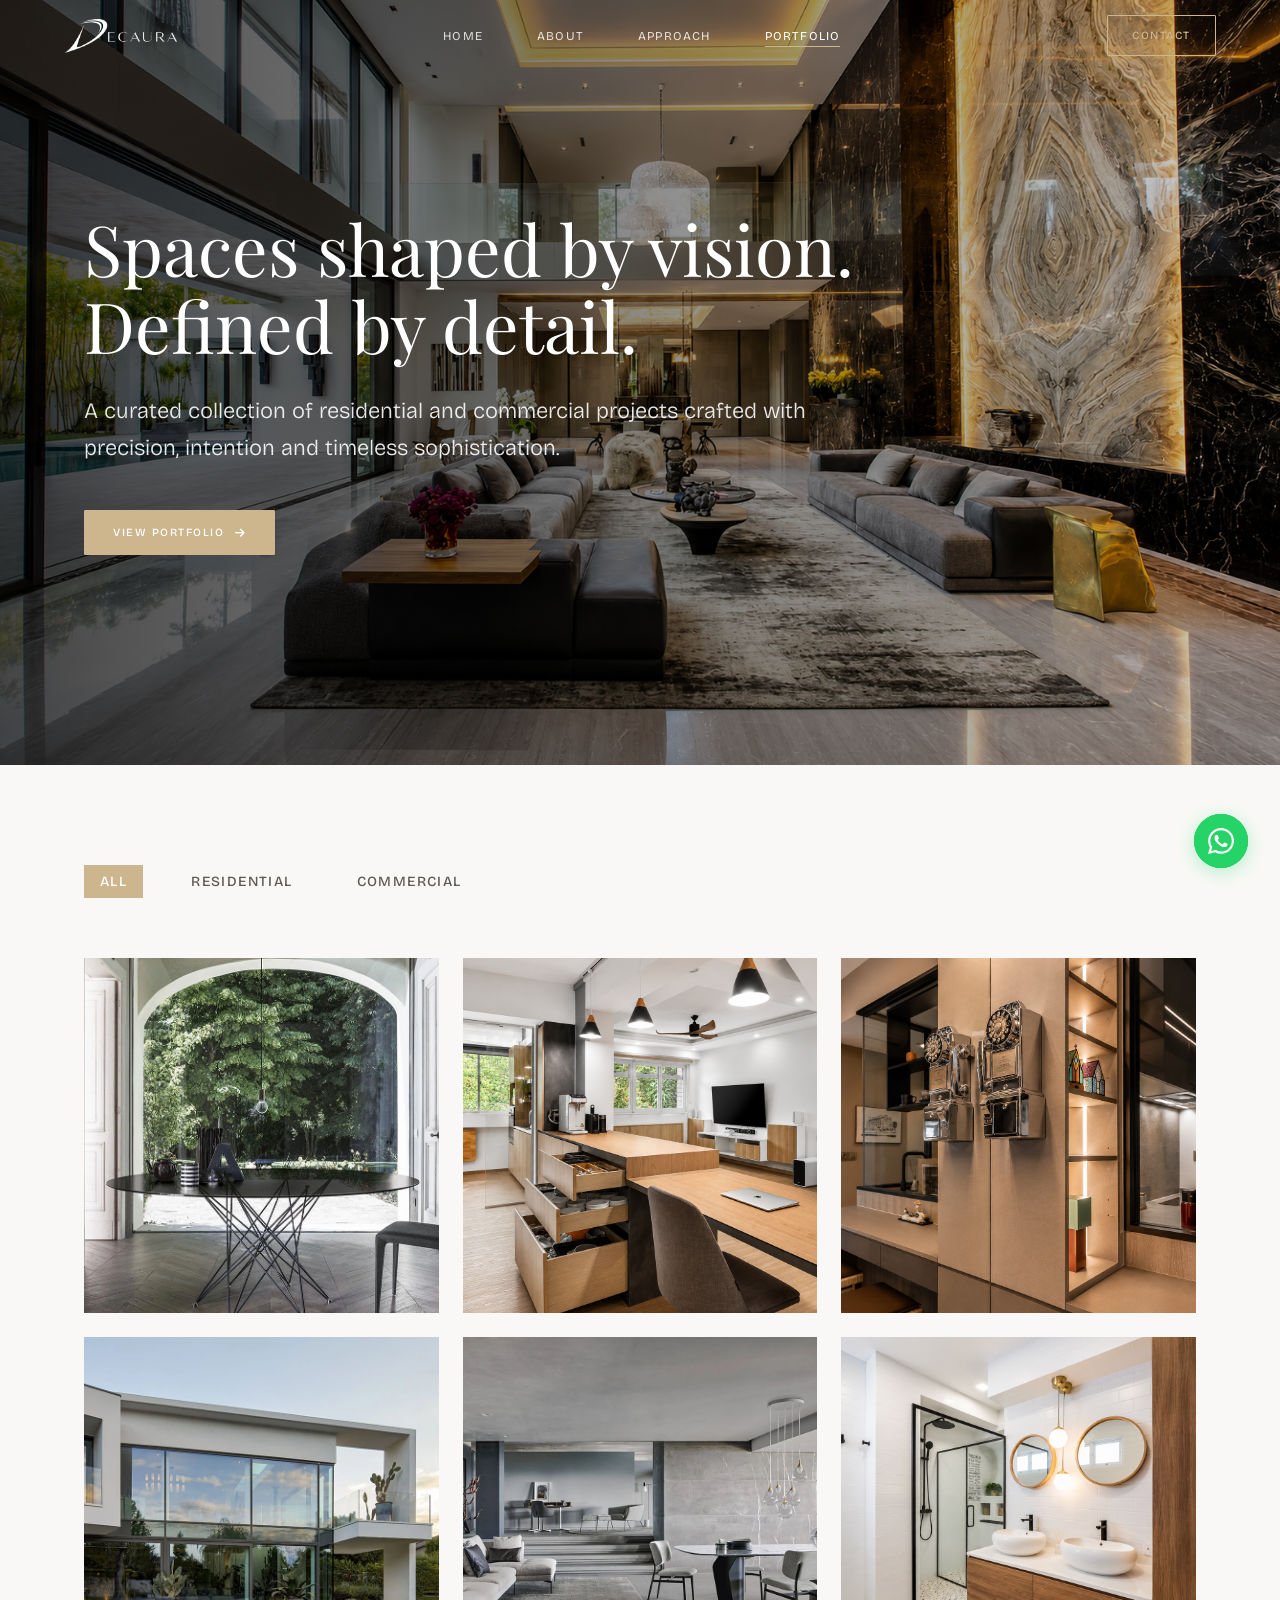
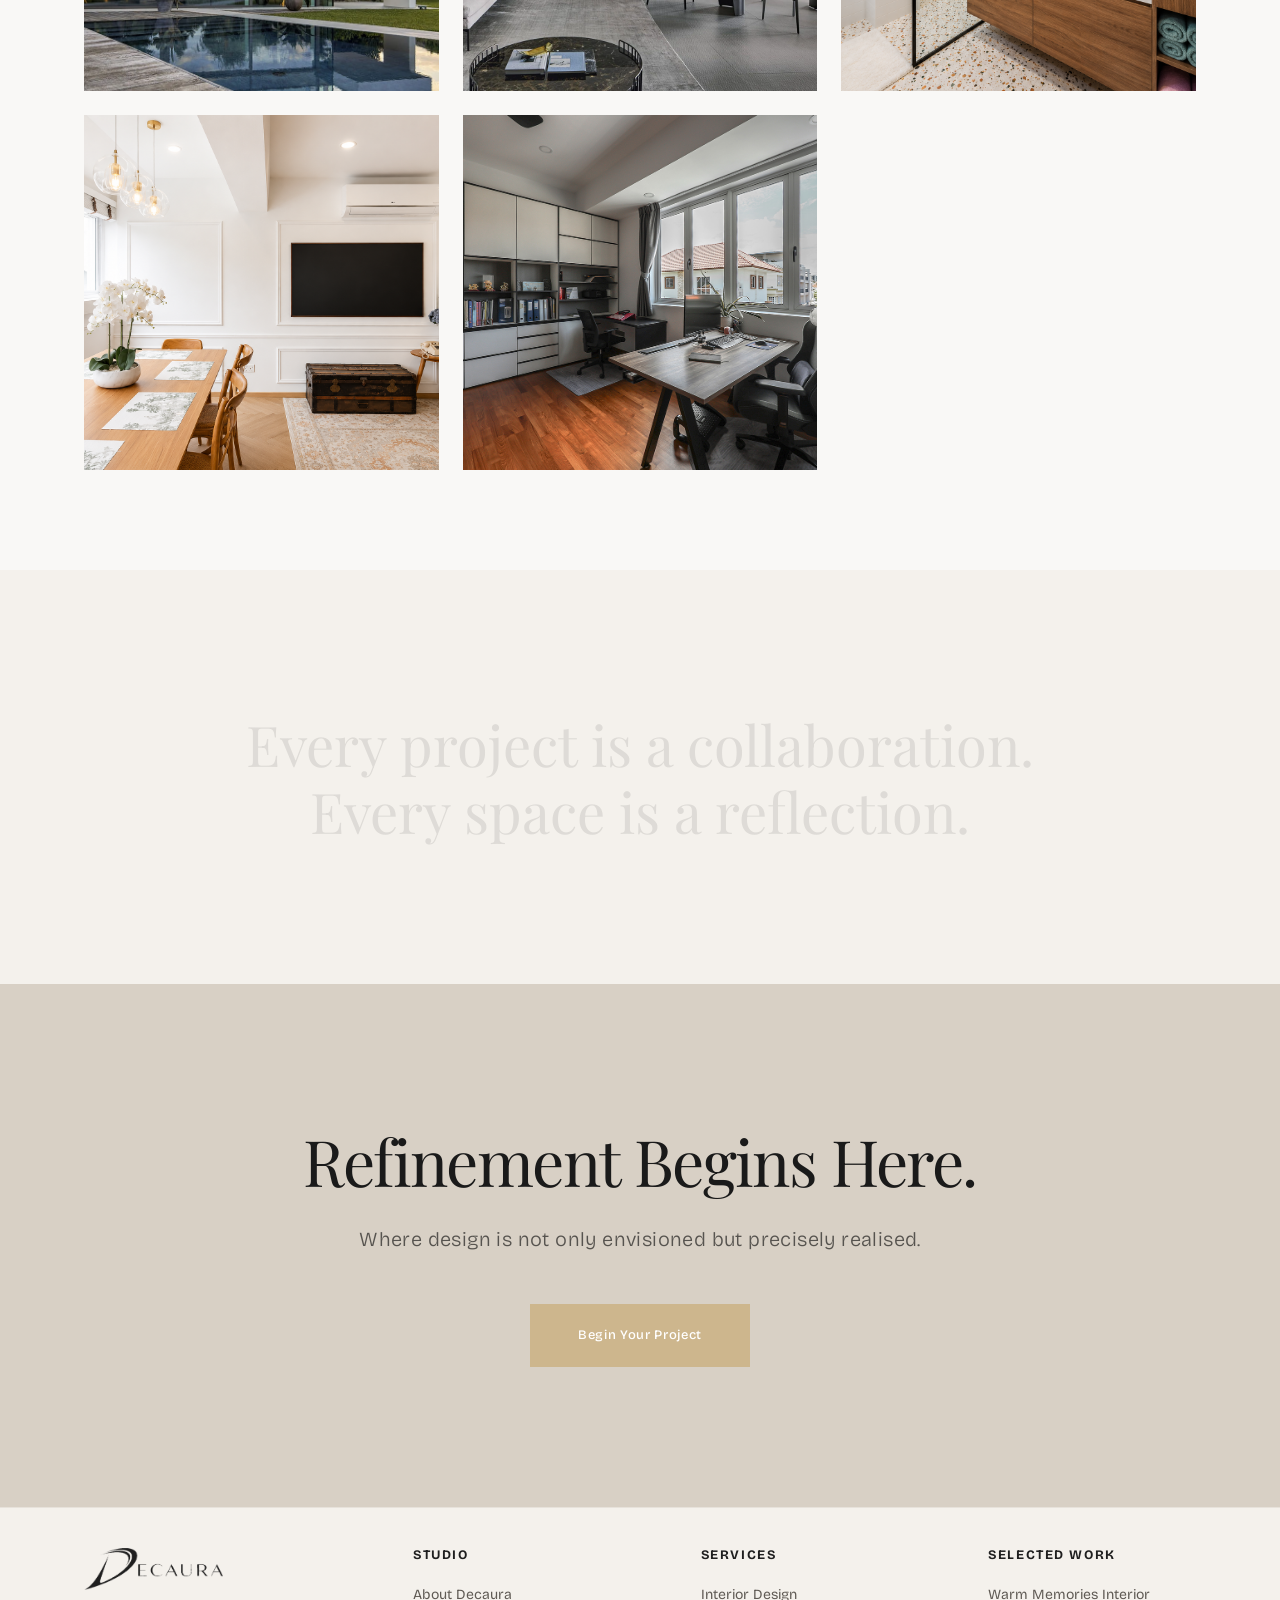
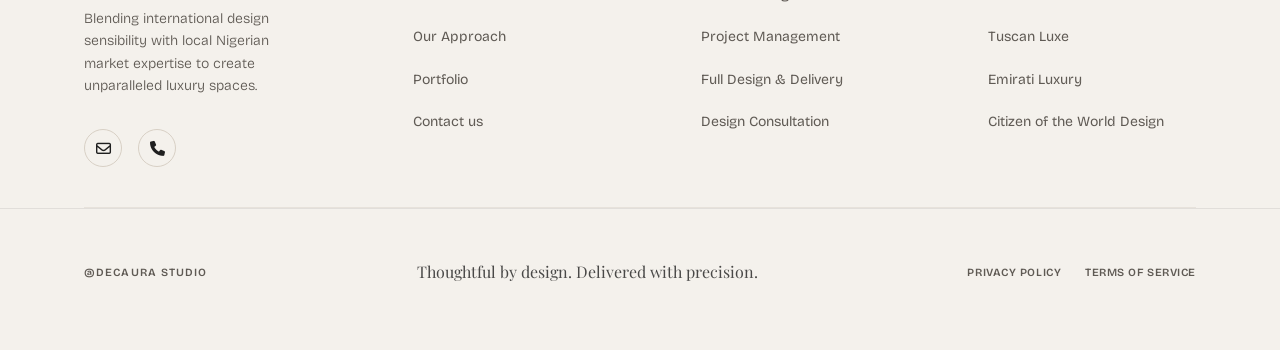
<file: portfolio.html>
<!doctype html>
<html lang="en">
  <head>
    <meta charset="UTF-8" />
    <meta name="viewport" content="width=device-width, initial-scale=1.0" />
    <title>Portfolio – Decaura</title>
    <link rel="stylesheet" href="./styles/global.css" />
    <link rel="stylesheet" href="./styles/portfolio.css" />
    <link rel="preconnect" href="https://fonts.googleapis.com" />
    <link rel="preconnect" href="https://fonts.gstatic.com" crossorigin />
    <link
      href="https://fonts.googleapis.com/css2?family=Playfair+Display:ital,wght@0,400;0,500;0,600;1,400;1,500&family=Bricolage+Grotesque:opsz,wght@12..96,300;12..96,400;12..96,500;12..96,600&display=swap"
      rel="stylesheet"
    />
    <link
      rel="shortcut icon"
      href="./images/company-logos/decaura-favicon.png"
      type="image/x-icon"
    />
    <link
      rel="stylesheet"
      href="https://cdnjs.cloudflare.com/ajax/libs/font-awesome/6.0.0/css/all.min.css"
    />
  </head>
  <body class="portfolio-page">
    <!-- ══════════════════════════════
         NAVIGATION
    ══════════════════════════════ -->
    <div class="nav-overlay"></div>
    <nav class="navbar">
      <div class="nav-logo">
        <a href="./index.html">
          <img
            src="./images/company-logos/Decaura logo A.png"
            alt="Decaura"
            decoding="async"
            width="180"
            height="40"
            fetchpriority="high"
          />
        </a>
      </div>
      <button class="nav-toggle" aria-label="Toggle navigation">
        <span class="hamburger"></span>
      </button>
      <div class="nav-links">
        <ul>
          <li><a href="./index.html">Home</a></li>
          <li><a href="./about.html">About</a></li>
          <li><a href="./approach.html">Approach</a></li>
          <li><a href="./portfolio.html" class="active">Portfolio</a></li>
          <li class="mobile-only"><a href="./contact.html">Contact</a></li>
        </ul>
      </div>
      <div class="nav-cta">
        <a href="./contact.html" class="btn btn-contact">Contact</a>
      </div>
    </nav>

    <main>
      <!-- ══════════════════════════════
             PORTFOLIO HERO
        ══════════════════════════════ -->
      <section class="portfolio-hero reveal">
        <div class="hero-bg">
          <img src="./images/portfolio-banner.png" alt="Portfolio Hero" />
        </div>
        <div class="container">
          <div class="portfolio-content">
            <h1>Spaces shaped by vision. <br />Defined by detail.</h1>
            <p>
              A curated collection of residential and commercial projects
              crafted with precision, intention and timeless sophistication.
            </p>
            <a href="#projects" class="btn btn-bronze">
              VIEW PORTFOLIO <i class="fas fa-arrow-right"></i>
            </a>
          </div>
        </div>
      </section>

      <!-- ══════════════════════════════
             PORTFOLIO GRID
        ══════════════════════════════ -->
      <section class="portfolio-section reveal" id="projects">
        <div class="container">
          <!-- Filter -->
          <div class="portfolio-filter">
            <button class="filter-btn active" data-filter="all">ALL</button>
            <button class="filter-btn" data-filter="residential">
              Residential
            </button>
            <button class="filter-btn" data-filter="commercial">
              Commercial
            </button>
          </div>

          <div class="portfolio-grid">
            <!-- Additional portfolio items generated from Portfolio Images folders -->
            <div
              class="portfolio-item medium residential"
              data-category="residential"
            >
              <div class="item-image">
                <img
                  src="./images/Portfolio Images/Warm Memories Interior/warm-memories_1_L.webp"
                  alt="Warm Memories Interior"
                />
              </div>
              <div class="item-overlay">
                <span class="category">RESIDENTIAL</span>
                <h3>Warm Memories Interior</h3>
                <p>
                  Family-focused interiors that balance texture, warmth and
                  considered joinery.
                </p>
                <a
                  href="./project-detail.html?id=warm-memories-interior"
                  class="view-btn"
                  >VIEW PROJECT <i class="fas fa-arrow-right"></i
                ></a>
              </div>
            </div>

            <div
              class="portfolio-item medium residential"
              data-category="residential"
            >
              <div class="item-image">
                <img
                  src="./images/Portfolio Images/Tuscan Luxe - Lekki Phase 1/ChatGPT Image Jul 11, 2026, 03_26_49 PM.png"
                  alt="Tuscan Luxe - Lekki Phase 1"
                />
              </div>
              <div class="item-overlay">
                <span class="category">RESIDENTIAL</span>
                <h3>Tuscan Luxe</h3>
                <p>
                  Warm Tuscan palettes reinterpreted for Lagos living — rustic
                  materials with refined detailing.
                </p>
                <a
                  href="./project-detail.html?id=tuscan-luxe-lekki-phase-1"
                  class="view-btn"
                  >VIEW PROJECT <i class="fas fa-arrow-right"></i
                ></a>
              </div>
            </div>

            <div
              class="portfolio-item medium residential"
              data-category="residential"
            >
              <div class="item-image">
                <img
                  src="./images/Portfolio Images/Emirati Luxury - Ajah Lagos/dubai_villa 1.png"
                  alt="Emirati Luxury - Ajah Lagos"
                />
              </div>
              <div class="item-overlay">
                <span class="category">RESIDENTIAL</span>
                <h3>Emirati Luxury</h3>
                <p>
                  Opulent materiality and grand spatial gestures inspired by
                  Gulf residences.
                </p>
                <a
                  href="./project-detail.html?id=emirati-luxury-ajah-lagos"
                  class="view-btn"
                  >VIEW PROJECT <i class="fas fa-arrow-right"></i
                ></a>
              </div>
            </div>

            <div
              class="portfolio-item medium residential"
              data-category="residential"
            >
              <div class="item-image">
                <img
                  src="./images/Portfolio Images/Citizen of the World Design/Citizen-of-the-world-1.webp"
                  alt="Citizen of the World Design"
                />
              </div>
              <div class="item-overlay">
                <span class="category">RESIDENTIAL</span>
                <h3>Citizen of the World</h3>
                <p>
                  A cosmopolitan interior language that blends influences from
                  multiple design traditions.
                </p>
                <a
                  href="./project-detail.html?id=citizen-of-the-world-design"
                  class="view-btn"
                  >VIEW PROJECT <i class="fas fa-arrow-right"></i
                ></a>
              </div>
            </div>

            <div
              class="portfolio-item medium residential"
              data-category="residential"
            >
              <div class="item-image">
                <img
                  src="./images/Portfolio Images/Lake Side View Design/close-to-the-lake-1-L.webp"
                  alt="Lake Side View Design"
                />
              </div>
              <div class="item-overlay">
                <span class="category">RESIDENTIAL</span>
                <h3>Lake Side View</h3>
                <p>
                  Design that embraces views and natural light — quiet palettes
                  and durable materials.
                </p>
                <a
                  href="./project-detail.html?id=lake-side-view-design"
                  class="view-btn"
                  >VIEW PROJECT <i class="fas fa-arrow-right"></i
                ></a>
              </div>
            </div>

            <div
              class="portfolio-item medium residential"
              data-category="residential"
            >
              <div class="item-image">
                <img
                  src="./images/Portfolio Images/Regency Living - Ota Ogun State/ChatGPT Image Jul 11, 2026, 05_19_17 PM.png"
                  alt="Regency Living - Ota Ogun State"
                />
              </div>
              <div class="item-overlay">
                <span class="category">RESIDENTIAL</span>
                <h3>Regency Living</h3>
                <p>
                  A balanced modern-regency approach — tailored proportions and
                  heritage references.
                </p>
                <a
                  href="./project-detail.html?id=regency-living-ota-ogun-state"
                  class="view-btn"
                  >VIEW PROJECT <i class="fas fa-arrow-right"></i
                ></a>
              </div>
            </div>

            <div
              class="portfolio-item medium residential"
              data-category="residential"
            >
              <div class="item-image">
                <img
                  src="./images/Portfolio Images/French Elegance - Victoria Island LAgos/ChatGPT Image Jul 11, 2026, 02_54_03 PM.png"
                  alt="French Elegance - London, UK"
                />
              </div>
              <div class="item-overlay">
                <span class="category">RESIDENTIAL</span>
                <h3>French Elegance, London</h3>
                <p>
                  Delicate ornament, fine upholstery and an emphasis on
                  proportion — a quietly luxurious interior.
                </p>
                <a
                  href="./project-detail.html?id=french-elegance-victoria-island"
                  class="view-btn"
                  >VIEW PROJECT <i class="fas fa-arrow-right"></i
                ></a>
              </div>
            </div>

            <div
              class="portfolio-item medium residential"
              data-category="residential"
            >
              <div class="item-image">
                <img
                  src="./images/Portfolio Images/Modern Classic Design/Noble_JR-Landed-House-44lw.jpg"
                  alt="Modern Classic Design"
                />
              </div>
              <div class="item-overlay">
                <span class="category">RESIDENTIAL</span>
                <h3>Modern Classic Design</h3>
                <p>
                  A contemporary take on classic proportions — elegant
                  detailing, layered materials.
                </p>
                <a
                  href="./project-detail.html?id=modern-classic-design"
                  class="view-btn"
                  >VIEW PROJECT <i class="fas fa-arrow-right"></i
                ></a>
              </div>
            </div>
          </div>
        </div>
      </section>

      <!-- ══════════════════════════════
             QUOTE SECTION
        ══════════════════════════════ -->
      <section class="portfolio-quote reveal">
        <div class="container">
          <blockquote>
            Every project is a collaboration. <br />
            Every space is a reflection.
          </blockquote>
        </div>
      </section>

      <!-- ══════════════════════════════
             FINAL CTA
        ══════════════════════════════ -->
      <section class="cta-section reveal" id="contact">
        <div class="container">
          <h2>Refinement Begins Here.</h2>
          <p>Where design is not only envisioned but precisely realised.</p>
          <a href="./contact.html" class="btn-cta">Begin Your Project</a>
        </div>
      </section>
    </main>

    <!-- ══════════════════════════════
         FOOTER
    ══════════════════════════════ -->
    <footer class="footer-full">
      <div class="container">
        <div class="footer-full-grid">
          <!-- Col 1: Brand -->
          <div class="ff-brand">
            <img
              src="./images/company-logos/Decaura logo A.png"
              alt="Decaura"
              class="ff-logo"
              loading="lazy"
              decoding="async"
              width="180"
              height="40"
            />
            <p class="ff-tagline">
              Blending international design sensibility with local Nigerian
              market expertise to create unparalleled luxury spaces.
            </p>
            <div class="ff-socials">
              <a
                href="mailto:hello@decaura.com"
                aria-label="Email"
                class="social-icon"
                ><i class="far fa-envelope"></i
              ></a>
              <a
                href="tel:+2348109008366"
                aria-label="Phone"
                class="social-icon"
                ><i class="fas fa-phone"></i
              ></a>
            </div>
          </div>

          <!-- Col 2: Studio -->
          <div class="ff-col">
            <h4>Studio</h4>
            <ul>
              <li><a href="./about.html">About Decaura</a></li>
              <li><a href="./approach.html">Our Approach</a></li>
              <li><a href="./portfolio.html">Portfolio</a></li>
              <li><a href="./contact.html">Contact us</a></li>
            </ul>
          </div>

          <!-- Col 3: Services -->
          <div class="ff-col">
            <h4>Services</h4>
            <ul>
              <li><a href="./approach.html#services">Interior Design</a></li>
              <li><a href="./approach.html#services">Project Management</a></li>
              <li>
                <a href="./approach.html#services">Full Design & Delivery</a>
              </li>
              <li>
                <a href="./approach.html#services">Design Consultation</a>
              </li>
            </ul>
          </div>

          <!-- Col 4: Selected Work -->
          <div class="ff-col">
            <h4>Selected Work</h4>
            <ul>
              <li>
                <a href="./project-detail.html?id=warm-memories-interior"
                  >Warm Memories Interior</a
                >
              </li>
              <li>
                <a href="./project-detail.html?id=tuscan-luxe-lekki-phase-1"
                  >Tuscan Luxe</a
                >
              </li>
              <li>
                <a href="./project-detail.html?id=emirati-luxury-ajah-lagos"
                  >Emirati Luxury</a
                >
              </li>
              <li>
                <a href="./project-detail.html?id=citizen-of-the-world-design"
                  >Citizen of the World Design</a
                >
              </li>
            </ul>
          </div>
        </div>
      </div>

      <div class="footer-full-bottom">
        <div class="container">
          <p class="ff-copy">@DECAURA STUDIO</p>
          <p class="ff-motto">
            Thoughtful by design. Delivered with precision.
          </p>
          <div class="ff-bottom-links">
            <a href="#">PRIVACY POLICY</a>
            <a href="#">TERMS OF SERVICE</a>
          </div>
        </div>
      </div>
    </footer>
    <script src="./scripts/main.js"></script>
    <script>
      // Simple filter logic
      document.addEventListener("DOMContentLoaded", () => {
        const filterBtns = document.querySelectorAll(".filter-btn");
        const portfolioItems = document.querySelectorAll(".portfolio-item");

        filterBtns.forEach((btn) => {
          btn.addEventListener("click", () => {
            // Update active state
            filterBtns.forEach((b) => b.classList.remove("active"));
            btn.classList.add("active");

            const filter = btn.dataset.filter;

            portfolioItems.forEach((item) => {
              if (filter === "all" || item.dataset.category === filter) {
                item.style.display = "block";
              } else {
                item.style.display = "none";
              }
            });
          });
        });
      });
    </script>
    <a
      href="https://wa.me/2348109008366"
      class="whatsapp-float"
      target="_blank"
      rel="noopener"
      aria-label="Chat on WhatsApp"
    >
      <svg width="26" height="26" viewBox="0 0 24 24" fill="currentColor">
        <path
          d="M17.472 14.382c-.297-.149-1.758-.867-2.03-.967-.273-.099-.471-.148-.67.15-.197.297-.767.966-.94 1.164-.173.199-.347.223-.644.075-.297-.15-1.255-.463-2.39-1.475-.883-.788-1.48-1.761-1.653-2.059-.173-.297-.018-.458.13-.606.134-.133.298-.347.446-.52.149-.174.198-.298.298-.497.099-.198.05-.371-.025-.52-.075-.149-.669-1.612-.916-2.207-.242-.579-.487-.5-.669-.51-.173-.008-.371-.01-.57-.01-.198 0-.52.074-.792.372-.272.297-1.04 1.016-1.04 2.479 0 1.462 1.065 2.875 1.213 3.074.149.198 2.096 3.2 5.077 4.487.709.306 1.262.489 1.694.625.712.227 1.36.195 1.871.118.571-.085 1.758-.719 2.006-1.413.248-.694.248-1.289.173-1.413-.074-.124-.272-.198-.57-.347m-5.421 7.403h-.004a9.87 9.87 0 01-5.031-1.378l-.361-.214-3.741.982.998-3.648-.235-.374a9.86 9.86 0 01-1.51-5.26c.001-5.45 4.436-9.884 9.888-9.884 2.64 0 5.122 1.03 6.988 2.898a9.825 9.825 0 012.893 6.994c-.003 5.45-4.437 9.884-9.885 9.884m8.413-18.297A11.815 11.815 0 0012.05 0C5.495 0 .16 5.335.157 11.892c0 2.096.547 4.142 1.588 5.945L.057 24l6.305-1.654a11.882 11.882 0 005.683 1.448h.005c6.554 0 11.89-5.335 11.893-11.893a11.821 11.821 0 00-3.48-8.413z"
        />
      </svg>
    </a>
  </body>
</html>
</file>
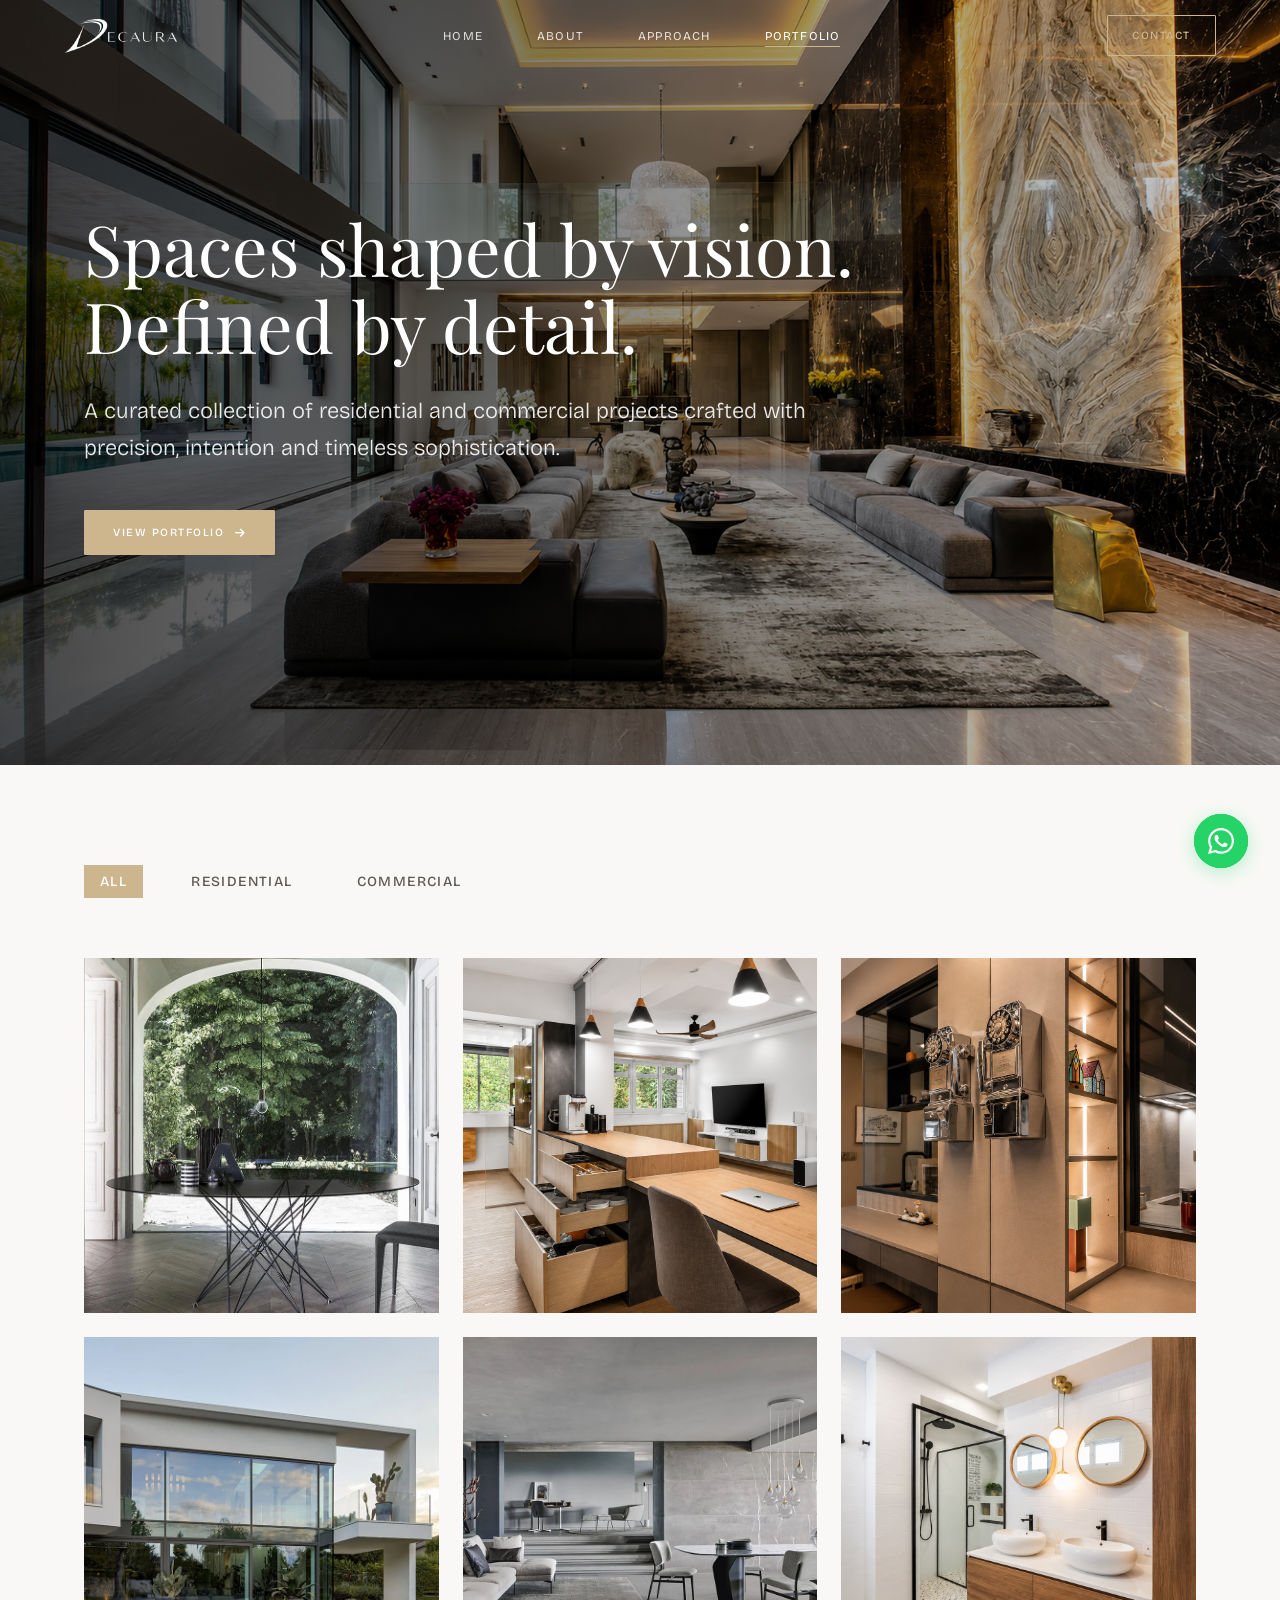
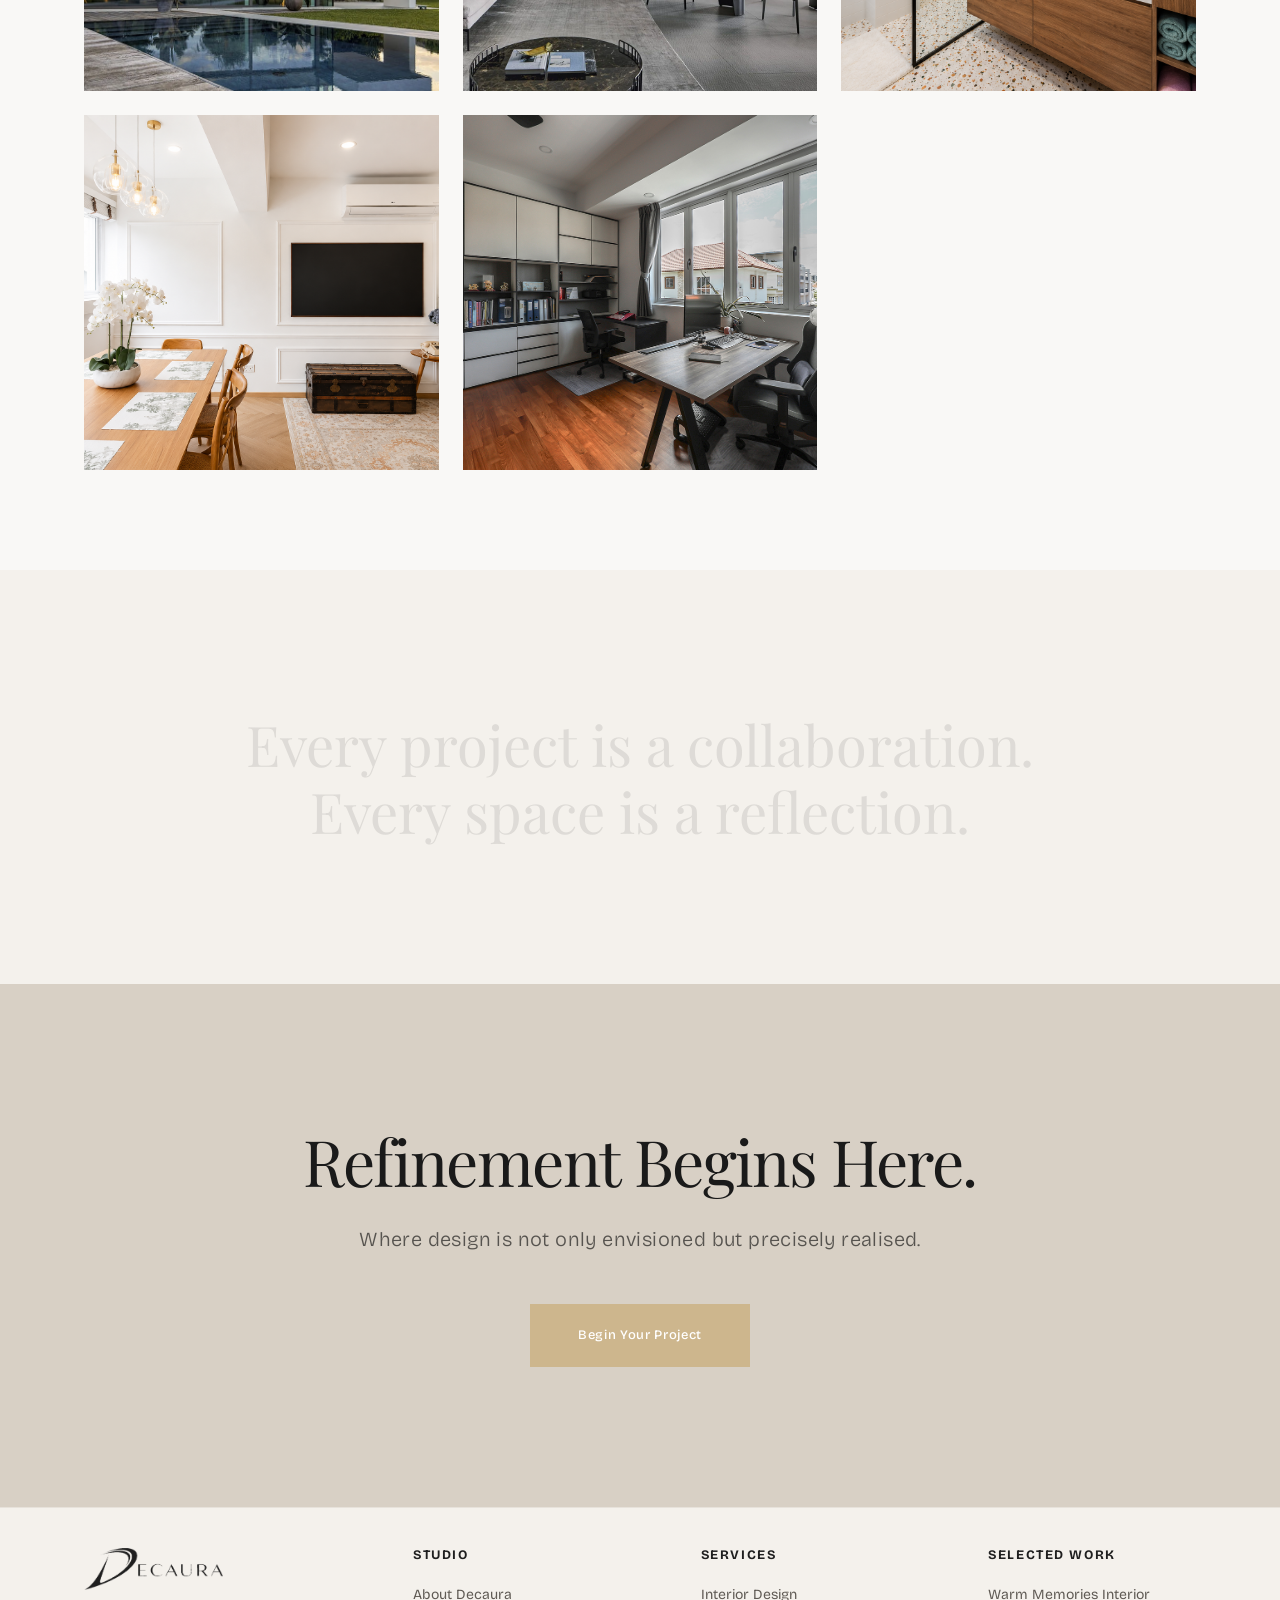
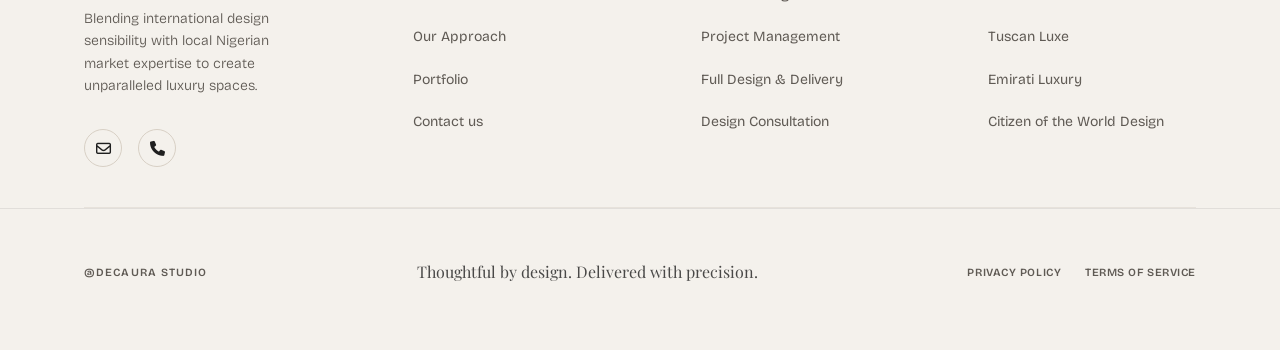
<file: project-detail.html>
<!doctype html>
<html lang="en">
  <head>
    <meta charset="UTF-8" />
    <meta name="viewport" content="width=device-width, initial-scale=1.0" />
    <title>Project – Decaura</title>
    <link rel="stylesheet" href="./styles/global.css" />
    <link rel="stylesheet" href="./styles/project-detail.css" />
    <link rel="preconnect" href="https://fonts.googleapis.com" />
    <link rel="preconnect" href="https://fonts.gstatic.com" crossorigin />
    <link
      href="https://fonts.googleapis.com/css2?family=Playfair+Display:ital,wght@0,400;0,500;0,600;1,400;1,500&family=Bricolage+Grotesque:opsz,wght@12..96,300;12..96,400;12..96,500;12..96,600&display=swap"
      rel="stylesheet"
    />
    <link
      rel="shortcut icon"
      href="./images/company-logos/decaura-favicon.png"
      type="image/x-icon"
    />
    <link
      rel="stylesheet"
      href="https://cdnjs.cloudflare.com/ajax/libs/font-awesome/6.0.0/css/all.min.css"
    />
  </head>
  <body class="portfolio-page">
    <!-- ══════════════════════════════
         NAVIGATION
    ══════════════════════════════ -->
    <div class="nav-overlay"></div>
    <nav class="navbar">
      <div class="nav-logo">
        <a href="./index.html">
          <img
            src="./images/company-logos/Decaura logo A.png"
            alt="Decaura"
            decoding="async"
            width="180"
            height="40"
            fetchpriority="high"
          />
        </a>
      </div>
      <button class="nav-toggle" aria-label="Toggle navigation">
        <span class="hamburger"></span>
      </button>
      <div class="nav-links">
        <ul>
          <li><a href="./index.html">Home</a></li>
          <li><a href="./about.html">About</a></li>
          <li><a href="./approach.html">Approach</a></li>
          <li><a href="./portfolio.html" class="active">Portfolio</a></li>
          <li class="mobile-only"><a href="./contact.html">Contact</a></li>
        </ul>
      </div>
      <div class="nav-cta">
        <a href="./contact.html" class="btn btn-contact">Contact</a>
      </div>
    </nav>

    <main>
      <!-- ══════════════════════════════
           PROJECT HERO
      ══════════════════════════════ -->
      <section class="pd-hero">
        <div class="pd-hero-bg">
          <img id="pd-hero-img" src="" alt="" fetchpriority="high" />
        </div>
        <div class="pd-hero-overlay"></div>
        <div class="pd-hero-content container">
          <span id="pd-category" class="pd-category"></span>
          <h1 id="pd-title" class="pd-title"></h1>
          <p id="pd-location-year" class="pd-location-year"></p>
        </div>
      </section>

      <!-- ══════════════════════════════
           META BAR
      ══════════════════════════════ -->
      <section class="pd-meta">
        <div class="container">
          <div class="pd-meta-grid">
            <div class="pd-meta-item">
              <div class="pd-meta-label-group">
                <i class="fas fa-map-marker-alt pd-meta-icon"></i>
                <span class="pd-meta-label">Location</span>
              </div>
              <span class="pd-meta-value" id="pd-location"></span>
            </div>
            <div class="pd-meta-item">
              <div class="pd-meta-label-group">
                <i class="fas fa-ruler-combined pd-meta-icon"></i>
                <span class="pd-meta-label">Size</span>
              </div>
              <span class="pd-meta-value" id="pd-size"></span>
            </div>
            <div class="pd-meta-item">
              <div class="pd-meta-label-group">
                <i class="far fa-calendar-alt pd-meta-icon"></i>
                <span class="pd-meta-label">Completion</span>
              </div>
              <span class="pd-meta-value" id="pd-completion"></span>
            </div>
            <div class="pd-meta-item">
              <div class="pd-meta-label-group">
                <i class="fas fa-check-circle pd-meta-icon"></i>
                <span class="pd-meta-label">Status</span>
              </div>
              <span class="pd-meta-value" id="pd-status"></span>
            </div>
          </div>
        </div>
      </section>

      <!-- ══════════════════════════════
           BRIEF + SOLUTION
      ══════════════════════════════ -->
      <section class="pd-narrative reveal">
        <div class="container">
          <div class="pd-narrative-grid">
            <div class="pd-brief">
              <span class="pd-section-label">The Brief</span>
              <blockquote
                id="pd-brief-quote"
                class="pd-brief-quote"
              ></blockquote>
              <span class="pd-brief-divider"></span>
              <p id="pd-brief-client" class="pd-brief-client"></p>
            </div>
            <div class="pd-solution">
              <span class="pd-section-label">The Solution</span>
              <div id="pd-solution-body" class="pd-solution-body"></div>
            </div>
          </div>
        </div>
      </section>

      <!-- ══════════════════════════════
           FULL-WIDTH IMAGE
      ══════════════════════════════ -->
      <div class="pd-full-image">
        <img
          id="pd-gallery-img"
          src=""
          alt=""
          loading="lazy"
          decoding="async"
        />
      </div>

      <!-- ══════════════════════════════
           GALLERY SLIDER
      ══════════════════════════════ -->
      <section class="pd-gallery-slider">
        <span class="pd-gallery-label">The Collection</span>
        <div class="work-slider">
          <div class="work-track work-track--right" id="pd-track-right"></div>
          <div class="work-track work-track--left" id="pd-track-left"></div>
        </div>
      </section>

      <!-- ══════════════════════════════
           CRAFTSMANSHIP
      ══════════════════════════════ -->
      <section class="pd-craft reveal">
        <div class="container">
          <div class="pd-craft-grid">
            <div class="pd-craft-image">
              <img
                id="pd-craft-img"
                src=""
                alt=""
                loading="lazy"
                decoding="async"
              />
            </div>
            <div class="pd-craft-content">
              <h2 id="pd-craft-heading" class="pd-craft-heading"></h2>
              <p id="pd-craft-body" class="pd-craft-body"></p>
              <div class="pd-materials" id="pd-materials"></div>
            </div>
          </div>
        </div>
      </section>

      <!-- ══════════════════════════════
           NEXT PROJECT
      ══════════════════════════════ -->
      <div class="pd-next">
        <div class="container">
          <a href="" id="pd-next-link" class="pd-next-link">
            <div class="pd-next-info">
              <span class="pd-next-label">Next Project</span>
              <span id="pd-next-title" class="pd-next-title"></span>
            </div>
            <i class="fas fa-arrow-right"></i>
          </a>
        </div>
      </div>

      <!-- ══════════════════════════════
           CTA
      ══════════════════════════════ -->
      <section class="cta-section reveal" id="contact">
        <div class="container">
          <h2>Refinement Begins Here.</h2>
          <p>Where design is not only envisioned but precisely realised.</p>
          <a href="./contact.html" class="btn-cta">Begin Your Project</a>
        </div>
      </section>
    </main>

    <!-- ══════════════════════════════
         FOOTER
    ══════════════════════════════ -->
    <footer class="footer-full">
      <div class="container">
        <div class="footer-full-grid">
          <!-- Col 1: Brand -->
          <div class="ff-brand">
            <img
              src="./images/company-logos/Decaura logo A.png"
              alt="Decaura"
              class="ff-logo"
              loading="lazy"
              decoding="async"
              width="180"
              height="40"
            />
            <p class="ff-tagline">
              Blending international design sensibility with local Nigerian
              market expertise to create unparalleled luxury spaces.
            </p>
            <div class="ff-socials">
              <a
                href="mailto:hello@decaura.com"
                aria-label="Email"
                class="social-icon"
                ><i class="far fa-envelope"></i
              ></a>
              <a
                href="tel:+2348109008366"
                aria-label="Phone"
                class="social-icon"
                ><i class="fas fa-phone"></i
              ></a>
            </div>
          </div>

          <!-- Col 2: Studio -->
          <div class="ff-col">
            <h4>Studio</h4>
            <ul>
              <li><a href="./about.html">About Decaura</a></li>
              <li><a href="./approach.html">Our Approach</a></li>
              <li><a href="./portfolio.html">Portfolio</a></li>
              <li><a href="./contact.html">Contact us</a></li>
            </ul>
          </div>

          <!-- Col 3: Services -->
          <div class="ff-col">
            <h4>Services</h4>
            <ul>
              <li><a href="./approach.html#services">Interior Design</a></li>
              <li><a href="./approach.html#services">Project Management</a></li>
              <li>
                <a href="./approach.html#services"
                  >Full Design &amp; Delivery</a
                >
              </li>
              <li>
                <a href="./approach.html#services">Design Consultation</a>
              </li>
            </ul>
          </div>

          <!-- Col 4: Selected Work -->
          <div class="ff-col">
            <h4>Selected Work</h4>
            <ul>
              <li>
                <a href="./project-detail.html?id=warm-memories-interior"
                  >Warm Memories Interior</a
                >
              </li>
              <li>
                <a href="./project-detail.html?id=tuscan-luxe-lekki-phase-1"
                  >Tuscan Luxe</a
                >
              </li>
              <li>
                <a href="./project-detail.html?id=emirati-luxury-ajah-lagos"
                  >Emirati Luxury
                </a>
              </li>
              <li>
                <a href="./project-detail.html?id=citizen-of-the-world-design"
                  >Citizen of the World Design</a
                >
              </li>
            </ul>
          </div>
        </div>
      </div>

      <div class="footer-full-bottom">
        <div class="container">
          <p class="ff-copy">@DECAURA STUDIO</p>
          <p class="ff-motto">
            Thoughtful by design. Delivered with precision.
          </p>
          <div class="ff-bottom-links">
            <a href="#">PRIVACY POLICY</a>
            <a href="#">TERMS OF SERVICE</a>
          </div>
        </div>
      </div>
    </footer>

    <a
      href="https://wa.me/2348109008366"
      class="whatsapp-float"
      target="_blank"
      rel="noopener"
      aria-label="Chat on WhatsApp"
    >
      <svg width="26" height="26" viewBox="0 0 24 24" fill="currentColor">
        <path
          d="M17.472 14.382c-.297-.149-1.758-.867-2.03-.967-.273-.099-.471-.148-.67.15-.197.297-.767.966-.94 1.164-.173.199-.347.223-.644.075-.297-.15-1.255-.463-2.39-1.475-.883-.788-1.48-1.761-1.653-2.059-.173-.297-.018-.458.13-.606.134-.133.298-.347.446-.52.149-.174.198-.298.298-.497.099-.198.05-.371-.025-.52-.075-.149-.669-1.612-.916-2.207-.242-.579-.487-.5-.669-.51-.173-.008-.371-.01-.57-.01-.198 0-.52.074-.792.372-.272.297-1.04 1.016-1.04 2.479 0 1.462 1.065 2.875 1.213 3.074.149.198 2.096 3.2 5.077 4.487.709.306 1.262.489 1.694.625.712.227 1.36.195 1.871.118.571-.085 1.758-.719 2.006-1.413.248-.694.248-1.289.173-1.413-.074-.124-.272-.198-.57-.347m-5.421 7.403h-.004a9.87 9.87 0 01-5.031-1.378l-.361-.214-3.741.982.998-3.648-.235-.374a9.86 9.86 0 01-1.51-5.26c.001-5.45 4.436-9.884 9.888-9.884 2.64 0 5.122 1.03 6.988 2.898a9.825 9.825 0 012.893 6.994c-.003 5.45-4.437 9.884-9.885 9.884m8.413-18.297A11.815 11.815 0 0012.05 0C5.495 0 .16 5.335.157 11.892c0 2.096.547 4.142 1.588 5.945L.057 24l6.305-1.654a11.882 11.882 0 005.683 1.448h.005c6.554 0 11.89-5.335 11.893-11.893a11.821 11.821 0 00-3.48-8.413z"
        />
      </svg>
    </a>

    <script src="./scripts/project-detail.js"></script>
  </body>
</html>
</file>
<file: styles/global.css>
/* ============================================================
   DECAURA – GLOBAL STYLES
   Headings : Playfair Display
   Body/UI  : Bricolage Grotesque
   ============================================================ */

/* ── DESIGN TOKENS ──────────────────────────────────────────── */
:root {
    --ink-black:       #1F1F1F;
    --porcelain-white: #F4F1EC;
    --arch-beige:      #D8D0C5;
    --warm-graphite:   #5F5A54;
    --brushed-bronze:  #B8965A;
    --shadow-grey:     #E7E2DB;
    --pure-white:      #FFFFFF;
    --deep-contrast:   #121212;

    --serif:  'Playfair Display', Georgia, serif;
    --sans:   'Bricolage Grotesque', system-ui, sans-serif;

    --ease:        cubic-bezier(0.25, 0.46, 0.45, 0.94);
    --max-width:   1240px;
    --gutter:      clamp(24px, 5vw, 80px);
}

/* ── RESET ──────────────────────────────────────────────────── */
*, *::before, *::after { box-sizing: border-box; margin: 0; padding: 0; }
html { scroll-behavior: smooth; }
img  { display: block; max-width: 100%; height: auto; }
a    { text-decoration: none; color: inherit; }
ul   { list-style: none; }

/* ── BASE ───────────────────────────────────────────────────── */
body {
    font-family: var(--sans);
    background: var(--porcelain-white);
    color: var(--ink-black);
    font-size: 15px;
    line-height: 1.75;
    font-weight: 300;
    -webkit-font-smoothing: antialiased;
    overflow-x: hidden;
}

/* ── LAYOUT HELPERS ─────────────────────────────────────────── */
.container {
    width: 100%;
    max-width: var(--max-width);
    margin: 0 auto;
    padding: 0 var(--gutter);
}
.container-narrow {
    width: 100%;
    max-width: 720px;
    margin: 0 auto;
    padding: 0 var(--gutter);
}
.centered { text-align: center; }

/* ── TYPOGRAPHY ─────────────────────────────────────────────── */
h1, h2, h3, h4 {
    font-family: var(--serif);
    font-weight: 400;
    line-height: 1.15;
    color: var(--ink-black);
}
.section-label {
    font-family: var(--sans);
    font-size: 11px;
    font-weight: 500;
    letter-spacing: 0.2em;
    text-transform: uppercase;
    color: var(--warm-graphite);
    display: block;
    margin-bottom: 14px;
}
.section-header {
    margin-bottom: 52px;
}
.section-header h2 {
    font-size: clamp(28px, 3.5vw, 44px);
    margin-bottom: 12px;
}

/* ── Shared Ruled Heading (for Featured Work, Featured In, Services, Why) ── */
.featured-work h2,
.featured-in h2,
.services-section h2,
.why-section h2,
.founder-section .section-header h2,
.philosophy-section .section-header h2,
.foundation-section .section-header h2,
.process-section .section-header h2,
.faq-section .section-header h2 {
    display: flex;
    align-items: center;
    gap: 32px;
    width: 100%;
    font-size: clamp(18px, 2.2vw, 24px);
    font-weight: 600; /* Bold */
    text-transform: none; /* Title Case */
    letter-spacing: -0.01em; /* Minimal spacing */
}
.featured-work h2::before,
.featured-work h2::after,
.featured-in h2::before,
.featured-in h2::after,
.services-section h2::before,
.services-section h2::after,
.why-section h2::before,
.why-section h2::after,
.founder-section .section-header h2::before,
.founder-section .section-header h2::after,
.philosophy-section .section-header h2::before,
.philosophy-section .section-header h2::after,
.foundation-section .section-header h2::before,
.foundation-section .section-header h2::after,
.process-section .section-header h2::before,
.process-section .section-header h2::after,
.faq-section .section-header h2::before,
.faq-section .section-header h2::after {
    content: "";
    height: 1px;
    background: var(--arch-beige);
    flex: 1;
}


/* ── CTA SECTION ─────────────────────────────────────────────── */
.cta-section {
    background: #D8D0C5; /* Solid tan from image */
    padding: 140px 0;
    text-align: center;
}
.cta-section h2 {
    font-family: var(--serif);
    font-size: clamp(40px, 5vw, 64px);
    margin-bottom: 24px;
    color: var(--ink-black);
    font-weight: 400;
    letter-spacing: -1.6px;
}
.cta-section p {
    font-family: var(--sans);
    font-size: clamp(14px, 1.1vw, 20px);
    color: var(--warm-graphite);
    max-width: 600px;
    margin: 0 auto 56px;
    line-height: 1.7;
    font-weight: 300;
}
.btn-cta {
    background: #CDB68D;
    color: var(--pure-white);
    padding: 20px 48px;
    font-size: 13px;
    font-weight: 500;
    text-transform: none; /* Matches image "Begin Your Project" */
    letter-spacing: 0.05em;
    display: inline-block;
    transition: background 0.3s ease;
}
.btn-cta:hover {
    background: #ba9e6b;
}

/* ── FOOTER ─────────────────────────────────────────────────── */
.footer-full {
    background: #F9F8F6;
    padding: 120px 0 0; /* Reduced bottom padding to 0 */
}
.footer-full-grid {
    display: grid;
    grid-template-columns: 2.5fr 1fr 1.2fr 1fr;
    gap: 60px; /* Reduced from 100px */
}
.ff-brand {
    padding-right: 40px;
}
.ff-logo {
    height: 32px; /* Slightly smaller */
    width: auto;
    margin-bottom: 24px; /* Reduced from 32px */
}
.ff-tagline {
    font-size: 14px; /* Slightly smaller */
    color: var(--ink-black);
    line-height: 1.6;
    margin-bottom: 32px; /* Reduced from 40px */
    max-width: 300px;
}
.ff-socials {
    display: flex;
    gap: 16px;
}
.social-icon {
    width: 40px;
    height: 40px;
    border: 1px solid var(--ink-black);
    border-radius: 50%;
    display: flex;
    align-items: center;
    justify-content: center;
    color: var(--ink-black);
    transition: all 0.3s ease;
}
.social-icon:hover {
    background: var(--ink-black);
    color: var(--pure-white);
}

.ff-col h4 {
    font-family: var(--sans);
    font-size: 12px; /* Slightly smaller */
    font-weight: 600;
    text-transform: uppercase;
    letter-spacing: 0.1em;
    margin-bottom: 24px; /* Reduced from 32px */
    color: var(--ink-black);
}
.ff-col ul {
    display: flex;
    flex-direction: column;
    gap: 12px; /* Even tighter */
    list-style: none !important;
}
.ff-col a {
    font-size: 15px;
    color: var(--ink-black);
    transition: opacity 0.3s ease;
}
.ff-col a:hover {
    opacity: 0.6;
}

.footer-full-bottom {
    padding: 24px 0; /* Changed from padding-top: 30px */
    border-top: 1px solid rgba(0,0,0,0.08);
}
.footer-full-bottom .container {
    display: flex;
    justify-content: space-between;
    align-items: center;
}
.ff-copy, .ff-bottom-links a {
    font-size: 11px;
    letter-spacing: 0.05em;
    color: var(--ink-black);
    text-transform: uppercase;
}
.ff-motto {
    font-family: var(--serif);
    font-size: 18px;
    color: var(--ink-black);
    text-align: center;
}
.ff-bottom-links {
    display: flex;
    gap: 32px;
}

@media (max-width: 1024px) {
    .footer-full-grid {
        grid-template-columns: 1fr 1fr;
        gap: 60px;
    }
    .ff-brand { grid-column: span 2; }
}
@media (max-width: 768px) {
    .footer-full-grid {
        grid-template-columns: 1fr;
    }
    .ff-brand { grid-column: span 1; }
    .footer-full-bottom .container {
        flex-direction: column;
        gap: 32px;
        text-align: center;
    }
}

/* ── PERFORMANCE OPTIMIZATIONS ──────────────────────────────── */
.featured-work,
.services-section,
.why-section,
.founder-section,
.philosophy-section,
.foundation-section {
    content-visibility: auto;
    contain-intrinsic-size: 1px 500px; /* Rough estimate of section height */
}

.section-header p {
    color: var(--warm-graphite);
    font-size: 15px;
    font-weight: 300;
    max-width: 480px;
}
.section-header.centered p { margin: 0 auto; }

/* ── BUTTONS ────────────────────────────────────────────────── */
.btn {
    display: inline-block;
    padding: 14px 34px;
    font-family: var(--sans);
    font-size: 11px;
    font-weight: 500;
    letter-spacing: 0.16em;
    text-transform: uppercase;
    border-radius: 1px;
    transition: background 0.28s var(--ease), color 0.28s var(--ease), border-color 0.28s var(--ease);
    cursor: pointer;
}
.btn-bronze {
    background: #CDB68D;
    color: var(--pure-white);
    border: 1px solid #CDB68D;
}
.btn-bronze:hover {
    background: #ba9e6b;
    border-color: #ba9e6b;
}
.btn-contact {
    background: transparent;
    color: #CDB68D;
    border: 1px solid #CDB68D;
    padding: 10px 24px;
    font-size: 11px;
    letter-spacing: 0.14em;
    border-radius: 1px;
}
.btn-contact:hover {
    background: #CDB68D;
    color: var(--pure-white);
    border-color: #CDB68D;
}
.btn-ghost {
    background: transparent;
    color: #CDB68D;
    border: 1px solid #CDB68D;
    padding: 12px 28px;
}
.btn-ghost:hover {
    background: #CDB68D;
    color: var(--pure-white);
    border-color: #CDB68D;
}

.begin-project {
    display: inline-flex;
    align-self: flex-start;
    gap: 10px;
    padding: clamp(14px, 2vw, 18px) clamp(24px, 4vw, 40px);
    justify-content: center;
    align-items: center;
    font-size: 11px;
    color: var(--pure-white);
    letter-spacing: 0.16em;
}


/* ════════════════════════════════════════════════════════════
   NAVIGATION
   ════════════════════════════════════════════════════════════ */

/* ── First navbar: scrolls with the page ── */
.navbar {
    position: absolute;
    top: 0; left: 0; right: 0;
    z-index: 200;
    display: flex;
    align-items: center;
    justify-content: space-between;
    padding: 0 var(--gutter);
    height: 72px;
    background: transparent;
    border-bottom: 1px solid transparent;
}

/* ── Sticky navbar: always fixed, revealed via transform/opacity only ── */
.navbar--sticky {
    position: fixed;
    top: 0; left: 0; right: 0;
    z-index: 201;
    display: flex;
    align-items: center;
    justify-content: space-between;
    padding: 0 var(--gutter);
    height: 72px;
    background: var(--porcelain-white);
    border-bottom: 1px solid var(--shadow-grey);
    box-shadow: 0 2px 24px rgba(31,31,31,0.08);
    transform: translateY(-100%);
    opacity: 0;
    pointer-events: none;
    will-change: transform, opacity;
    transition: transform 0.6s cubic-bezier(0.25, 0.46, 0.45, 0.94),
                opacity 0.5s cubic-bezier(0.25, 0.46, 0.45, 0.94);
}
.navbar--sticky.visible {
    transform: translateY(0);
    opacity: 1;
    pointer-events: auto;
}

/* ── Logo ── */
.nav-logo img {
    height: 34px;
    width: auto;
    filter: brightness(0) invert(1);
}
.navbar--sticky .nav-logo img {
    filter: none;
}

.nav-toggle { display: none; }

/* ── Links ── */
.nav-links ul {
    display: flex;
    gap: 54px;
}
.nav-links a {
    font-family: var(--sans);
    font-size: 12px;
    font-weight: 400;
    letter-spacing: 0.1em;
    text-transform: uppercase;
    color: rgba(255, 255, 255, 0.82);
    transition: color 0.3s ease;
    position: relative;
    padding-bottom: 4px;
}
.navbar--sticky .nav-links a {
    color: var(--warm-graphite);
}
.nav-links a::after {
    content: '';
    position: absolute;
    bottom: 0; left: 0;
    width: 0;
    height: 1px;
    background: #CDB68D;
    transition: width 0.3s ease;
}
.navbar--sticky .nav-links a::after {
    background: #CDB68D;
}
.nav-links a:hover,
.nav-links a.active { color: var(--pure-white); }
.navbar--sticky .nav-links a:hover,
.navbar--sticky .nav-links a.active { color: var(--ink-black); }
.nav-links a:hover::after,
.nav-links a.active::after { width: 100%; }


/* ════════════════════════════════════════════════════════════
   HERO  –  Video cycling
   ════════════════════════════════════════════════════════════ */
.hero {
    position: relative;
    height: 100vh;
    min-height: 680px;
    overflow: hidden;
}

/* Fallback gradient (visible when video hasn't loaded) */
.hero-fallback {
    position: absolute;
    inset: 0;
    background: linear-gradient(140deg, #0f0c08 0%, #1e1509 40%, #130f08 70%, #0a0806 100%);
    z-index: 0;
}

/* Video layer */
.hero-videos {
    position: absolute;
    inset: 0;
    z-index: 1;
}
.hero-video {
    position: absolute;
    inset: 0;
    width: 100%;
    height: 100%;
    object-fit: cover;
    opacity: 0;
    transition: opacity 1.2s ease;
    pointer-events: none;
    will-change: opacity;
    transform: translateZ(0); /* Force GPU acceleration */
}
.hero-video.active {
    opacity: 1;
}

/* Dark gradient overlay for text legibility */
.hero-overlay {
    position: absolute;
    inset: 0;
    z-index: 2;
    background: linear-gradient(
        105deg,
        rgba(8, 6, 3, 0.70) 0%,
        rgba(8, 6, 3, 0.40) 55%,
        rgba(8, 6, 3, 0.12) 100%
    );
}

/* Hero text content */
.hero-content {
    position: absolute;
    inset: 0;
    z-index: 3;
    display: flex;
    flex-direction: column;
    justify-content: center;
    padding: 0 var(--gutter);
    padding-top: 72px;
    max-width: calc(var(--max-width) + 2 * var(--gutter));
    margin: 0 auto;
    left: 50%;
    transform: translateX(-50%);
    width: 100%;
}
.hero-eyebrow {
    font-family: var(--sans);
    font-size: 13px;
    font-weight: 300;
    letter-spacing: 0.04em;
    color: rgba(216, 208, 197, 0.85);
    margin-bottom: 22px;
    max-width: 500px;
}
.hero-heading {
    font-family: var(--serif);
    font-size: clamp(44px, 7vw, 72px);
    font-weight: 400;
    color: var(--pure-white);
    line-height: 1.06;
    margin-bottom: 20px;
}
.hero-heading em {
    font-style: italic;
    font-weight: 400;
}
.hero-sub {
    font-family: var(--sans);
    font-size: clamp(14px, 2.2vw, 22px);
    font-weight: 200;
    color: var(--pure-white);
    letter-spacing: 0.03em;
    margin-bottom: 44px;
}

/* ── Progress indicators (right side) ───────────────────────── */
.hero-indicators {
    position: absolute;
    right: clamp(20px, 3vw, 48px);
    top: 50%;
    transform: translateY(-50%);
    z-index: 4;
    display: flex;
    flex-direction: column;
    gap: 12px;
}
.indicator {
    width: 3px;
    height: 40px;
    background: rgba(255, 255, 255, 0.2);
    border-radius: 2px;
    overflow: hidden;
    cursor: pointer;
    transition: background 0.3s ease;
}
.indicator:hover { background: rgba(255, 255, 255, 0.35); }
.indicator-fill {
    width: 100%;
    height: 0%;
    background: var(--brushed-bronze);
    border-radius: 2px;
    will-change: height;
}
/* JS adds this class to trigger the fill animation */
.indicator.active .indicator-fill {
    animation: indicatorFill 7s linear forwards;
}
@keyframes indicatorFill {
    from { height: 0%; }
    to   { height: 100%; }
}


/* ════════════════════════════════════════════════════════════
   QUOTE SECTION
   ════════════════════════════════════════════════════════════ */
.quote-section {
    background: var(--porcelain-white);
    padding: 100px var(--gutter);
    border-top: 0.2px solid var(--arch-beige);
}
.quote-section .container {
    max-width: 1240px;
    display: flex;
    flex-direction: column;
    align-items: center;
    text-align: center;
}
.quote-section blockquote {
    font-family: var(--serif);
    font-size: clamp(30px, 4.2vw, 60px);
    font-weight: 400;
    line-height: 1.35;
    margin: 0 0 48px 0;
    padding: 0;
    display: block;
    width: 100%;
    text-align: center;
}
.quote-line {
    display: block;
}


/* Per-character animation spans – JS wraps each char in these */
.quote-section blockquote .char {
    display: inline;
    color: rgba(31, 31, 31, 0.1);
    transition: color 0.35s ease;
}
.quote-sub {
    font-family: var(--sans);
    font-size: clamp(16px, 2.8vw, 30px);
    font-weight: 300;
    color: var(--warm-graphite);
    text-transform: none;
}


/* ════════════════════════════════════════════════════════════
   FEATURED WORK  –  Dual infinite slider
   Top row  →  slides RIGHT
   Bottom row → slides LEFT
   ════════════════════════════════════════════════════════════ */
.featured-work {
    background: var(--porcelain-white);
    padding: 40px 0 96px;
}
.featured-work .section-header {
    margin-bottom: 30px;
}
.featured-second-heading{
    text-align: center; 
    text-transform: uppercase; 
    letter-spacing: 1.4px;
    font-family: var(--sans);
    margin-bottom: 56px;
}
/* Slider wrapper – hides overflow */
.work-slider {
    display: flex;
    flex-direction: column;
    gap: 16px;
    overflow: hidden;
}
.work-slider:hover .work-track {
    animation-play-state: paused;
}

/* Each row track */
.work-track {
    display: flex;
    gap: 16px;
    width: max-content;
    will-change: transform;
}

/* Row 1: slides right  (track moves →, so content appears to drift right) */
.work-track--right {
    animation: marqueeRight 55s linear infinite;
}

/* Row 2: slides left  (track moves ←, content drifts left) */
.work-track--left {
    animation: marqueeLeft 50s linear infinite;
}

/* With 6 originals + 6 duplicates the track is 2× one-set wide.
   Translating by exactly –50% jumps back to the visual start – seamless. */
@keyframes marqueeLeft {
    0%   { transform: translateX(0); }
    100% { transform: translateX(-50%); }
}
@keyframes marqueeRight {
    0%   { transform: translateX(-50%); }
    100% { transform: translateX(0); }
}

/* Individual slide – square */
.work-slide {
    position: relative;
    width: 420px;
    height: 420px;
    flex-shrink: 0;
    overflow: hidden;
}
.work-slide img {
    width: 100%;
    height: 100%;
    object-fit: cover;
    transition: transform 0.6s var(--ease);
    pointer-events: none;
}
.work-slide:hover img {
    transform: scale(1.05);
}
.slide-label {
    position: absolute;
    bottom: 0; left: 0; right: 0;
    padding: 28px 18px 14px;
    background: linear-gradient(to top, rgba(12, 9, 4, 0.75), transparent);
    font-family: var(--sans);
    font-size: 11px;
    font-weight: 400;
    letter-spacing: 0.12em;
    text-transform: uppercase;
    color: var(--pure-white);
    opacity: 1;
    transition: opacity 0.3s ease;
}
.work-slide:hover .slide-label { opacity: 1; }


/* ════════════════════════════════════════════════════════════
   STATS
   ════════════════════════════════════════════════════════════ */
.stats-section {
    background: none;
    padding: 0;
}
.stats-grid {
    display: grid;
    grid-template-columns: repeat(3, 1fr);
}
.stats-grid--home {
    grid-template-columns: repeat(4, 1fr);
}
.stat-item {
    display: flex;
    flex-direction: column;
    align-items: center;
    text-align: center;
    padding: 60px 20px;
    border-right: 1px solid var(--arch-beige);
    gap: 12px;
}
.stat-item:last-child { border-right: none; }

/* Number display – wraps the rolling drum, the + sign, and the inline icon */
.stat-number {
    font-family: var(--sans);
    font-size: clamp(32px, 4.8vw, 54px);


    font-weight: 400;
    color: var(--ink-black);
    line-height: 1;
    display: flex;
    align-items: center;
    gap: 12px;
}
.stat-number .bronze { color: var(--brushed-bronze); }

/* Slot-machine drum */
.stat-drum {
    display: inline-block;
    height: 1em;
    overflow: hidden;
    vertical-align: top;
}
.stat-drum-inner {
    display: flex;
    flex-direction: column;
    will-change: transform;
}
.stat-drum-inner span {
    display: block;
    height: 1em;
    line-height: 1em;
    text-align: right;
}

/* Icon sits inline to the right of the number+sign */
.stat-icon {
    display: flex;
    align-items: center;
    justify-content: center;
    flex-shrink: 0;
}
    .stat-icon img {
        width: 44px;
        height: 44px;
        object-fit: contain;

    /* Tint icons to bronze using CSS filter to match the image precisely */
    filter: brightness(0) saturate(100%) invert(86%) sepia(9%) saturate(849%) hue-rotate(352deg) brightness(91%) contrast(93%);
}

.stat-label {
    font-family: var(--sans);
    font-size: 13px;
    font-weight: 400;
    letter-spacing: 0.1em;
    text-transform: uppercase;
    color: var(--warm-graphite);
}


/* ════════════════════════════════════════════════════════════
   FEATURED IN
   ════════════════════════════════════════════════════════════ */
.featured-in {
    background: var(--porcelain-white);
    padding: 96px 0px 0px 0px;
}
.featured-in-title {
    margin-bottom: 84px;
}
.logo-slider {
    width: 100%;
    overflow: hidden;
    padding: 20px 0;
    /* Added padding to keep logos centered "to the eye" as they enter/exit */
    mask-image: linear-gradient(to right, transparent, black 10%, black 90%, transparent);
}
.services-section h2 {
    margin-bottom: 40px;
}
.logo-track {
    display: flex;
    align-items: center;
    gap: 120px;
    width: max-content;
    animation: logoScroll 20s linear infinite;
}
.logo-item {
    flex-shrink: 0;
    display: flex;
    align-items: center;
    justify-content: center;
}
.logo-item img {
    height: 110px;
    width: auto;
    max-width: 220px;
    object-fit: contain;
    opacity: 0.7;
    filter: grayscale(100%);
    transition: all 0.4s ease;
}
.logo-item:hover img {
    opacity: 1;
    filter: grayscale(0%);
}

@keyframes logoScroll {
    0% { transform: translateX(0); }
    100% { transform: translateX(-50%); }
}

.logo-text {
    font-family: var(--sans);
    font-size: 11px;
    font-weight: 500;
    letter-spacing: 0.16em;
    text-transform: uppercase;
    color: var(--ink-black);
    text-align: center;
    line-height: 1.4;
}
.logo-text strong { font-weight: 600; display: block; }
.logo-text small  { font-size: 9px; letter-spacing: 0.14em; display: block; }
.logo-item--circle {
    border: 1px solid var(--arch-beige);
    border-radius: 50%;
    width: 68px;
    height: 68px;
    padding: 8px;
}
.logo-text.la-mer {
    font-family: var(--serif);
    font-size: 16px;
    font-weight: 500;
    letter-spacing: 0.18em;
}
.logo-text.iman {
    font-family: var(--serif);
    font-size: 19px;
    font-weight: 400;
    letter-spacing: 0.22em;
}
.logo-text.iman small {
    font-family: var(--sans);
    font-size: 8px;
    font-weight: 400;
    letter-spacing: 0.18em;
}


/* ════════════════════════════════════════════════════════════
   APPROACH HERO (Banner before Services)
   ════════════════════════════════════════════════════════════ */
.approach-hero {
    position: relative;
    height: 80vh;
    min-height: 600px;
    background-image: url('../approach_hero_bg_1778448351513.png');
    background-size: cover;
    background-position: center;
    display: flex;
    align-items: center;
    color: var(--pure-white);
    overflow: hidden;
}
.approach-hero::before {
    content: "";
    position: absolute;
    inset: 0;
    background: linear-gradient(to bottom, rgba(0,0,0,0.4), rgba(0,0,0,0.2));
}
.approach-hero .container {
    position: relative;
    z-index: 2;
}
.approach-content {
    max-width: 750px;
}
.approach-content h1 {
    font-family: var(--serif);
    font-size: clamp(40px, 6vw, 84px);
    font-weight: 400;
    line-height: 1.05;
    margin-bottom: 32px;
}
.approach-content p {
    font-family: var(--sans);
    font-size: clamp(16px, 1.2vw, 20px);
    font-weight: 300;
    line-height: 1.6;
    margin-bottom: 48px;
    opacity: 0.9;
}


/* ════════════════════════════════════════════════════════════
   OUR SERVICES (Tabbed Layout)
   ════════════════════════════════════════════════════════════ */
.services-section {
    background: var(--porcelain-white);
    padding: 40px 0;
}
.services-section > .container > .section-label {
    text-align: center;
    font-size: 11px;
    letter-spacing: 0.2em;
    margin-bottom: 56px;
}
.services-layout {
    display: grid;
    grid-template-columns: 1.1fr 0.9fr;
    gap: 72px;
    align-items: start;
}

/* Left panel */
.service-heading {
    font-family: var(--serif);
    font-size: clamp(22px, 2.5vw, 30px);
    font-weight: 400;
    margin-bottom: 20px;
    transition: opacity 0.25s ease;
}
.service-image-wrap {
    position: relative;
    margin-bottom: 24px;
}
.service-image-wrap img {
    width: 100%;
    height: 360px;
    object-fit: cover;
    display: block;
    transition: opacity 0.3s ease;
}
.play-btn {
    position: absolute;
    bottom: 16px;
    right: 16px;
    width: 48px;
    height: 48px;
    border-radius: 50%;
    background: rgba(184, 150, 90, 0.92);
    color: var(--pure-white);
    display: flex;
    align-items: center;
    justify-content: center;
    border: none;
    cursor: pointer;
    transition: background 0.25s ease, transform 0.25s ease;
}
.play-btn:hover {
    background: var(--brushed-bronze);
    transform: scale(1.08);
}
.service-description {
    font-family: var(--sans);
    font-size: 14px;
    font-weight: 300;
    color: var(--warm-graphite);
    line-height: 1.85;
    margin-bottom: 28px;
    transition: opacity 0.25s ease;
}

/* Right tab list */
.services-menu { padding-top: 56px; }
.services-menu ul { display: flex; flex-direction: column; }
.mobile-only { display: none; }

.service-tab {
    display: flex;
    align-items: center;
    gap: 16px;
    padding: 20px 0;
    border-bottom: 1px solid var(--shadow-grey);
    font-family: var(--serif);
    font-size: clamp(15px, 2vw, 20px);
    font-weight: 300;
    color: var(--warm-graphite);
    cursor: pointer;
    transition: color 0.25s ease;
}
.service-tab:first-child { border-top: 1px solid var(--shadow-grey); }
.service-tab:hover { color: var(--ink-black); }
.service-tab.active {
    color: var(--brushed-bronze);
    font-weight: 400;
}
.tab-arrow {
    font-size: 14px; /* Smaller, more minimalistic */
    line-height: 1;
    color: var(--arch-beige);
    transition: color 0.25s ease, transform 0.25s ease;
    opacity: 0.8; /* Subtle opacity for luxury feel */
}
.service-tab.active .tab-arrow,
.service-tab:hover .tab-arrow {
    color: var(--brushed-bronze);
    transform: translateX(3px);
}





/* ════════════════════════════════════════════════════════════
   WHY DECAURA
   ════════════════════════════════════════════════════════════ */
.why-section {
    background: none;
    padding: 20px 0;
}
.why-layout {
    display: grid;
    grid-template-columns: 1fr 1fr;
    gap: 80px;
    align-items: center;
}
.why-content .section-label { margin-bottom: 16px; }
.why-content h3 {
    font-family: var(--serif);
    font-size: clamp(32px, 4.2vw, 48px);
    font-weight: 400;
    line-height: 1.2;
    margin-bottom: 24px;
    color: var(--ink-black);
}
.why-body {
    font-family: var(--sans);
    font-size: 16px;
    font-weight: 300;
    color: var(--warm-graphite);
    line-height: 1.95;
    margin-bottom: 40px;
    max-width: 460px;
}
.why-image img {
    width: 100%;
    height: 500px;
    object-fit: cover;
}


/* ════════════════════════════════════════════════════════════
   TESTIMONIALS
   ════════════════════════════════════════════════════════════ */
.testimonials-section {
    margin-top: 40px;
    padding: 100px 0;
    background: none;
    text-align: center;
    border-top: 1px solid var(--arch-beige);
}
.testimonial-container {
    max-width: 900px;
    margin: 0 auto;
    position: relative;
}
.testimonial-quote {
    font-family: var(--serif);
    font-size: clamp(24px, 3.5vw, 40px);
    line-height: 1.35;
    color: var(--ink-black);
    margin-bottom: 32px;
    font-weight: 400;
}
.testimonial-stars {
    display: flex;
    justify-content: center;
    gap: 6px;
    margin-bottom: 32px;
    color: #1a1a1a;
    font-size: 24px; /* Bigger stars */
    letter-spacing: 2px;
}
.testimonial-author {
    display: flex;
    flex-direction: column;
    align-items: center;
    transition: opacity 0.4s ease, transform 0.4s ease;
}
.testimonial-content-wrap {
    transition: opacity 0.4s ease, transform 0.4s ease;
}
.author-avatar {
    width: 64px;
    height: 64px;
    border-radius: 50%;
    overflow: hidden;
    margin-bottom: 16px;
}
.author-avatar img {
    width: 100%;
    height: 100%;
    object-fit: cover;
}
.author-name {
    font-family: var(--sans);
    font-size: 14px;
    font-weight: 700;
    text-transform: uppercase;
    letter-spacing: 0.15em;
    color: var(--ink-black);
    margin-bottom: 8px;
}
.author-title {
    font-family: var(--sans);
    font-size: 11px;
    font-weight: 400;
    text-transform: uppercase;
    letter-spacing: 0.1em;
    color: var(--warm-graphite);
    margin-bottom: 48px;
}

/* Navigation */
.testimonial-nav {
    display: flex;
    align-items: center;
    justify-content: center;
    gap: 32px;
}
.t-nav-btn {
    width: 44px;
    height: 44px;
    border-radius: 50%;
    background: #CDB68D;
    color: var(--pure-white);
    display: flex;
    align-items: center;
    justify-content: center;
    border: none;
    cursor: pointer;
    transition: all 0.3s ease;
    font-size: 20px;
}
.t-nav-btn:hover {
    background: #ba9e6b;
    transform: scale(1.05);
}
.testimonial-dots {
    display: flex;
    gap: 12px;
    align-items: center;
}
.t-dot {
    width: 6px;
    height: 6px;
    border-radius: 50%;
    background: var(--arch-beige);
    opacity: 0.4;
    transition: all 0.3s ease;
}
.t-dot.active {
    opacity: 1;
    transform: scale(1.5);
    background: var(--arch-beige);
    border: 1px solid var(--arch-beige);
    box-shadow: 0 0 0 4px var(--porcelain-white), 0 0 0 5px var(--arch-beige);
}


/* ════════════════════════════════════════════════════════════
   CTA SECTION
   ════════════════════════════════════════════════════════════ */
.cta-section {
    background: #D8D0C5; /* Muted taupe background from image */
    padding: 140px 0;
    text-align: center;
}
.cta-section h2 {
    font-family: var(--serif);
    font-size: clamp(40px, 5vw, 64px);
    font-weight: 400;
    color: #1a1a1a;
    margin-bottom: 24px;
}
.cta-section p {
    font-family: var(--sans);
    font-size: 20px;
    font-weight: 300;
    color: rgba(0,0,0,0.6);
    margin-bottom: 48px;
    letter-spacing: 0.02em;
}
.cta-section .btn-bronze {
    background: #CDB68D;
    color: var(--pure-white);
    padding: 18px 48px;
    font-size: 14px;
    letter-spacing: 0.15em;
    border: none;
    font-weight: 500;
    text-transform: uppercase;
}
.cta-section .btn-bronze:hover {
    background: #ba9e6b;
}


/* ════════════════════════════════════════════════════════════
   FOOTER  –  4-column (shared across all pages)
   ════════════════════════════════════════════════════════════ */
.footer-full {
    background: var(--porcelain-white);
    border-top: 1px solid var(--shadow-grey);
    padding: 40px 0 40px;
}
.footer-full-grid {
    display: grid;
    grid-template-columns: 1.2fr 1fr 1fr 1fr;
    gap: 80px;
    padding-bottom: 40px;
    border-bottom: 1px solid var(--shadow-grey);
}

/* Brand column */
.ff-logo {
    height: 42px; /* Bigger logo as in image */
    width: auto;
    margin-bottom: 18px;
}
.ff-tagline {
    font-family: var(--sans);
    font-size: 14px;
    font-weight: 300;
    color: var(--warm-graphite);
    line-height: 1.6;
    margin-bottom: 32px;
    max-width: 320px;
}
.ff-socials {
    display: flex;
    gap: 16px;
    align-items: center;
}
.social-icon {
    width: 38px;
    height: 38px;
    border-radius: 50%;
    border: 1px solid var(--arch-beige);
    display: flex;
    align-items: center;
    justify-content: center;
    color: var(--ink-black);
    transition: all 0.3s ease;
}
.social-icon:hover {
    border-color: #ba9e6b;
    background: #ba9e6b;
    color: var(--ink-black);
}

/* Nav columns */
.ff-col h4 {
    font-family: var(--sans);
    font-size: 13px;
    font-weight: 700;
    letter-spacing: 0.12em;
    text-transform: uppercase;
    color: var(--ink-black);
    margin-bottom: 18px;
}
.ff-col ul {
    display: flex;
    flex-direction: column;
    gap: 16px;
}
.ff-col ul li a {
    font-family: var(--sans);
    font-size: 14px;
    font-weight: 400;
    color: var(--warm-graphite);
    transition: color 0.25s ease;
}
.ff-col ul li a:hover { color: #ba9e6b; }

/* Bottom bar */
.footer-full-bottom .container {
    display: flex;
    justify-content: space-between;
    align-items: center;
    padding-top: 25px;
}
.ff-copy {
    font-family: var(--sans);
    font-size: 11px;
    font-weight: 600;
    letter-spacing: 0.1em;
    color: var(--warm-graphite);
}
.ff-motto {
    font-family: var(--serif);
    font-size: 16px;
    font-weight: 400;
    font-style: normal;
    color: var(--ink-black);
    opacity: 0.8;
}
.ff-bottom-links {
    display: flex;
    gap: 24px;
    align-items: center;
    font-family: var(--sans);
    font-size: 10px;
    font-weight: 600;
    letter-spacing: 0.1em;
}
.ff-bottom-links a {
    color: var(--warm-graphite);
    transition: color 0.25s ease;
}
.ff-bottom-links a:hover { color: #ba9e6b; }


/* ════════════════════════════════════════════════════════════
   WHATSAPP FLOAT  –  dual-ring pulse
   ════════════════════════════════════════════════════════════ */
.whatsapp-float {
    position: fixed;
    bottom: 32px;
    right: 32px;
    z-index: 300;
    width: 54px;
    height: 54px;
    border-radius: 50%;
    background: #25D366;
    color: #fff;
    display: flex;
    align-items: center;
    justify-content: center;
    box-shadow: 0 4px 18px rgba(37, 211, 102, 0.30);
    transition: transform 0.25s ease;
}
.whatsapp-float:hover { transform: scale(1.1); }

/* Two expanding ring pulses */
.whatsapp-float::before,
.whatsapp-float::after {
    content: '';
    position: absolute;
    inset: 0;
    border-radius: 50%;
    background: #25D366;
    z-index: -1;
    animation: waPulse 3s ease-out infinite;
}
.whatsapp-float::after {
    animation-delay: 1.5s;
}
@keyframes waPulse {
    0%   { transform: scale(1);   opacity: 0.55; }
    80%  { opacity: 0.05; }
    100% { transform: scale(2.2); opacity: 0; }
}


/* ════════════════════════════════════════════════════════════
   RESPONSIVE
   ════════════════════════════════════════════════════════════ */
@media (max-width: 1024px) {
    .services-grid { grid-template-columns: repeat(2, 1fr); gap: 24px; }
    .stats-grid--home { grid-template-columns: repeat(2, 1fr); }
    .stat-number { font-size: clamp(28px, 5.6vw, 44px); }



    .why-layout {
        grid-template-columns: 1fr;
        gap: 48px;
    }
    .why-image     { order: -1; }
    .why-image img { height: 380px; }
    .services-layout {
        grid-template-columns: 1fr;
        gap: 40px;
    }
    .services-menu { 
        padding-top: 0;
        order: 2; /* Menu below display on mobile */
    }
    .service-heading { font-size: 24px; text-align: left; }
    .service-description { text-align: left; }
    .services-display { text-align: left; }
    .service-image-wrap img { height: 260px; }
    
    .stats-grid    { grid-template-columns: repeat(2, 1fr); }
    .stat-item:nth-child(2) { border-right: none; }
    .stat-item:nth-child(3) {
        border-top: 1px solid var(--arch-beige);
        border-right: 1px solid var(--arch-beige);
    }
    .stat-item:nth-child(4) {
        border-top: 1px solid var(--arch-beige);
        border-right: none;
    }
}

@media (max-width: 768px) {
    .navbar { padding: 0 24px; z-index: 1001; }
    
    /* Navigation Toggle */
    .nav-toggle {
        display: block;
        background: none;
        border: none;
        cursor: pointer;
        padding: 10px;
        z-index: 1001;
        position: relative;
    }
    .hamburger {
        display: block;
        width: 24px;
        height: 1.5px;
        background: var(--pure-white);
        position: relative;
        transition: all 0.3s ease;
    }
    .hamburger::before, .hamburger::after {
        content: '';
        position: absolute;
        left: 0;
        width: 100%;
        height: 1.5px;
        background: var(--pure-white);
        transition: all 0.3s ease;
    }
    .hamburger::before { top: -8px; }
    .hamburger::after { bottom: -8px; }

    .nav-toggle.active .hamburger { background: transparent; }
    .nav-toggle.active .hamburger::before { transform: rotate(45deg); top: 0; }
    .nav-toggle.active .hamburger::after { transform: rotate(-45deg); bottom: 0; }

    /* Sticky navbar hamburger is always dark (white background) */
    .navbar--sticky .hamburger,
    .navbar--sticky .hamburger::before,
    .navbar--sticky .hamburger::after { background: var(--ink-black); }
    /* Keep center bar transparent in X/close state */
    .navbar--sticky .nav-toggle.active .hamburger { background: transparent; }

    /* Active nav link must be dark/bronze in the white mobile menu panel */
    .nav-links ul li a.active { color: var(--brushed-bronze) !important; }

    .mobile-only { display: block; }
    
    /* Common Hero Mobile Heights */
    .about-hero, .approach-hero, .portfolio-hero, .contact-hero {
        height: 60vh !important;
        min-height: 400px !important;
    }
    
    .nav-overlay {
        position: fixed;
        inset: 0;
        background: rgba(0,0,0,0.3);
        z-index: 999;
        opacity: 0;
        visibility: hidden;
        transition: all 0.4s ease;
    }
    .nav-overlay.active {
        opacity: 1;
        visibility: visible;
    }
    
    .nav-links {
        display: flex; /* Changed from none to allow transitions */
        position: fixed;
        top: 0;
        right: 0;
        width: 80%; /* Only some percentage */
        height: 100vh;
        background: var(--pure-white);
        z-index: 1000;
        flex-direction: column;
        align-items: flex-start; /* Align left */
        justify-content: center;
        padding: 60px 40px;
        transition: all 0.4s cubic-bezier(0.16, 1, 0.3, 1);
        opacity: 0;
        visibility: hidden;
        pointer-events: none;
        transform: translateX(100%); /* Minimalistic slide-in */
        box-shadow: -10px 0 30px rgba(0,0,0,0.05);
    }
    .nav-links.active {
        opacity: 1;
        visibility: visible;
        pointer-events: auto;
        transform: translateX(0);
    }
    .nav-links ul {
        flex-direction: column;
        gap: 24px;
        text-align: left; /* Align left */
        width: 100%;
    }
    .nav-links ul li {
        opacity: 0;
        transform: translateX(20px); /* Slide from right to left */
        transition: all 0.4s ease;
        width: 100%;
    }
    .nav-links.active ul li {
        opacity: 1;
        transform: translateX(0);
    }
    /* Staggered link animation */
    .nav-links.active ul li:nth-child(1) { transition-delay: 0.1s; }
    .nav-links.active ul li:nth-child(2) { transition-delay: 0.15s; }
    .nav-links.active ul li:nth-child(3) { transition-delay: 0.2s; }
    .nav-links.active ul li:nth-child(4) { transition-delay: 0.25s; }
    .nav-links.active ul li:nth-child(5) { transition-delay: 0.3s; }

    .nav-links ul li a {
        font-size: 28px;
        font-family: var(--sans); /* Bricolage Grotesque */
        color: var(--ink-black);
        font-weight: 500;
        letter-spacing: -0.02em;
        text-transform: none; /* More minimalistic/modern */
        display: block;
        width: 100%;
        position: relative;
        z-index: 10; /* Ensure links are clickable */
    }
    .nav-links a::after { display: none; } /* Remove underlines on mobile for minimalism */
    .nav-cta { display: none; }

    .work-slide { width: 280px; height: 280px; }
    .footer-full-grid { grid-template-columns: 1fr; gap: 36px; }
    .footer-full-bottom .container {
        flex-direction: column;
        gap: 10px;
        text-align: center;
    }
    .logos-row { gap: 24px; }

    /* CTA section */
    .cta-section { padding: 80px 0; }
    .btn-cta { padding: 16px 28px; font-size: 12px; }

    /* Hero tweaks */
    .hero-sub { margin-bottom: 32px; }
    .hero-eyebrow { font-size: 11px; }

    /* Why layout stacks */
    .why-layout { grid-template-columns: 1fr; gap: 40px; }

    /* Featured second heading */
    .featured-second-heading { font-size: 11px; letter-spacing: 1px; margin-bottom: 36px; }
}

@media (max-width: 480px) {
    .work-slide { width: 220px; height: 220px; }
    .stats-grid--home { grid-template-columns: repeat(2, 1fr); }
    .stat-number { font-size: clamp(22px, 7.6vw, 34px); }
    .stat-icon img { width: 34px; height: 34px; }



    .hero-heading { font-size: clamp(32px, 9vw, 44px); }

    .hero-indicators { display: none; }
    .hero-sub { font-size: 13px; }
    .btn-cta { padding: 14px 32px; font-size: 11px; }
    .cta-section { padding: 64px 0; }
}
</file>
<file: styles/about.css>
/* ============================================================
   DECAURA – ABOUT PAGE STYLES
   ============================================================ */

/* ── SHARED UTILITY: ruled label ────────────────────────────── */
/* Used by "Meet our Founder" and "Our Philosophy" headings     */
.ruled-label {
    display: flex;
    align-items: center;
    gap: 20px;
    margin-bottom: 52px;
    width: 100%;
}
.ruled-line {
    flex: 1;
    height: 1px;
    background: var(--arch-beige);
    display: block;
}
.ruled-text {
    font-family: var(--sans);
    font-size: 11px;
    font-weight: 500;
    letter-spacing: 0.2em;
    text-transform: uppercase;
    color: var(--warm-graphite);
    white-space: nowrap;
}


/* ════════════════════════════════════════════════════════════
   ABOUT HERO
   ════════════════════════════════════════════════════════════ */
.about-hero {
    position: relative;
    height: 85vh;
    min-height: 520px;
    overflow: hidden;
    display: flex;
    align-items: center;
}
.about-hero-bg {
    position: absolute;
    inset: 0;
    z-index: 0;
}
.about-hero-bg img {
    width: 100%;
    height: 100%;
    object-fit: cover;
    display: block;
}
.about-hero-overlay {
    position: absolute;
    inset: 0;
    z-index: 1;
    background: linear-gradient(
        105deg,
        rgba(0, 0, 0, 0.72) 0%,
        rgba(0, 0, 0, 0.45) 55%,
        rgba(0, 0, 0, 0.22) 100%
    );
}
.about-hero-content {
    position: relative;
    z-index: 2;
    display: flex;
}
.about-hero-label {
    font-family: var(--sans);
    font-size: 11px;
    font-weight: 500;
    letter-spacing: 0.22em;
    text-transform: uppercase;
    color: var(--brushed-bronze);
    margin-bottom: 16px;
}
.about-hero-heading {
    font-family: var(--serif);
    font-size: clamp(36px, 5.5vw, 72px);
    font-weight: 400;
    color: var(--pure-white);
    line-height: 1.1;
    width: 100%;
    margin-bottom: 20px;
    max-width: 640px;
}
.about-hero-sub {
    font-family: var(--sans);
    font-size: 15px;
    font-weight: 300;
    color: rgba(216, 208, 197, 0.8);
    line-height: 1.75;
    max-width: 480px;
}


/* ════════════════════════════════════════════════════════════
   WHO WE ARE
   ════════════════════════════════════════════════════════════ */
.who-section {
    background: var(--porcelain-white);
    padding: 96px 0px 40px 0px;
}
.who-layout {
    display: grid;
    grid-template-columns: 1fr 1fr;
    gap: 80px;
    align-items: center;
}
.who-content .section-label {
    margin-bottom: 16px;
}
.who-content h2 {
    font-family: var(--serif);
    font-size: clamp(28px, 3.5vw, 44px);
    font-weight: 400;
    margin-bottom: 28px;
    line-height: 1.15;
}
.who-content p {
    font-family: var(--sans);
    font-size: 15px;
    font-weight: 300;
    color: var(--warm-graphite);
    line-height: 1.85;
    margin-bottom: 18px;
}
.who-content p:last-child { margin-bottom: 0; }
.who-image img {
    width: 100%;
    height: 520px;
    object-fit: cover;
}


/* ════════════════════════════════════════════════════════════
   MEET OUR FOUNDER
   ════════════════════════════════════════════════════════════ */
.founder-section {
    padding: 80px 0;
}
.founder-layout {
    display: grid;
    grid-template-columns: minmax(340px, 460px) 1fr;
    gap: 72px;
    align-items: stretch;
}
.founder-image {
    position: relative;
    width: 100%;
    max-width: 460px;
    height: 100%;
    min-height: 0;
    overflow: hidden;
}
.founder-image img {
    position: absolute;
    top: 0;
    left: 0;
    width: 100%;
    height: 100%;
    object-fit: cover;
    object-position: center top;
    display: block;
}
.founder-name {
    font-family: var(--serif);
    font-size: clamp(28px, 4vw, 48px);
    font-weight: 400;
    color: var(--ink-black);
    margin-bottom: 24px;
    line-height: 1.15;
    text-align: left;
}
.founder-content {
    display: flex;
    flex-direction: column;
    justify-content: center;
}
.founder-content p {
    text-align: left;
    font-family: var(--sans);
    font-size: 15px;
    font-weight: 300;
    color: var(--warm-graphite);
    line-height: 1.85;
    margin-bottom: 18px;
}
.founder-content p:last-child {
    margin-bottom: 0;
}
.founder-closing {
    padding-top: 8px;
    border-top: 1px solid var(--arch-beige);
    color: var(--ink-black) !important;
    font-style: italic;
    font-weight: 300 !important;
}


/* ════════════════════════════════════════════════════════════
   OUR PHILOSOPHY
   ════════════════════════════════════════════════════════════ */
.philosophy-section {
    background: var(--porcelain-white);
    padding: 40px 0px;
    text-align: center;
}
.philosophy-heading {
    font-family: var(--serif);
    font-size: clamp(26px, 3.8vw, 48px); /* Slightly smaller to match quote scale */
    font-weight: 400;
    line-height: 1.4;
    margin: 0 auto 56px; 
    display: block;
    width: 100%;
    text-align: center;
    color: var(--ink-black);
}
.philosophy-heading .quote-line {
    display: block;
    white-space: nowrap; /* Prevent breaking on all screen sizes */
}
/* Scroll reveal characters */
.philosophy-heading .char {
    display: inline;
    color: rgba(31, 31, 31, 0.1);
    transition: color 0.35s ease;
}

.philosophy-body {
    display: flex;
    flex-direction: column;
    gap: 32px;
}
.philosophy-body p {
    font-family: var(--sans);
    font-size: 15px;
    font-weight: 300;
    color: var(--warm-graphite);
    line-height: 1.7;
    margin: 0;
}
.philosophy-body p br {
    margin-bottom: 4px;
    display: block;
    content: "";
}


/* ════════════════════════════════════════════════════════════
   DECAURA FOUNDATION
   ════════════════════════════════════════════════════════════ */
.foundation-section {
    background: none;
    padding: 40px 0px 80px 0px;
}

/* Opening paragraphs */
.foundation-intro {
    max-width: 820px;
    margin: 0 auto 64px;
    text-align: center;
}
.foundation-intro p {
    font-family: var(--sans);
    font-size: 15px;
    font-weight: 300;
    color: var(--warm-graphite);
    line-height: 1.8;
    margin-bottom: 28px;
}

/* "Our work is focused…" lead line */
.foundation-areas-lead {
    font-family: var(--serif);
    font-size: 18px;
    font-weight: 600;
    color: var(--ink-black);
    text-align: center;
    margin-bottom: 48px;
}

/* Four pillars grid */
.foundation-pillars {
    display: grid;
    grid-template-columns: repeat(4, 1fr);
    gap: 24px;
    margin-bottom: 100px;
}
.pillar {
    border: 1px solid #CDB68D;
    padding: 40px 32px;
    display: flex;
    flex-direction: column;
    height: 100%;
}
.pillar-number {
    font-family: var(--serif);
    font-size: 28px;
    font-weight: 600;
    color: var(--ink-black);
    line-height: 1;
    margin-bottom: 24px;
}
.pillar h3 {
    font-family: var(--serif);
    font-size: 20px;
    font-weight: 600;
    color: var(--ink-black);
    margin-bottom: 16px;
    line-height: 1.2;
}
.pillar p {
    font-family: var(--sans);
    font-size: 13px;
    font-weight: 300;
    color: var(--warm-graphite);
    line-height: 1.8;
}

/* Body copy – centered editorial */
.foundation-body {
    display: flex;
    flex-direction: column;
    align-items: center;
    max-width: 820px;
    margin: 0 auto;
}
.foundation-body p {
    font-family: var(--sans);
    font-size: 15px;
    font-weight: 300;
    color: var(--warm-graphite);
    line-height: 1.8;
    text-align: center;
    margin-bottom: 32px;
}
.foundation-body p:last-child {
    margin-bottom: 0;
}


/* ════════════════════════════════════════════════════════════
   CTA – ABOUT PAGE VARIANT
   ════════════════════════════════════════════════════════════ */
.cta-about {
    background: var(--shadow-grey);
    padding: 104px var(--gutter);
    text-align: center;
}
.cta-about h2 {
    font-family: var(--serif);
    font-size: clamp(28px, 4vw, 52px);
    font-weight: 400;
    color: var(--ink-black);
    margin-bottom: 18px;
    line-height: 1.2;
}
.cta-about p {
    font-family: var(--sans);
    font-size: 15px;
    font-weight: 300;
    color: var(--warm-graphite);
    max-width: 500px;
    margin: 0 auto 36px;
    line-height: 1.8;
}
.cta-buttons {
    display: flex;
    gap: 16px;
    justify-content: center;
    flex-wrap: wrap;
    margin-bottom: 32px;
}
.cta-services {
    display: flex;
    align-items: center;
    justify-content: center;
    gap: 12px;
    font-family: var(--sans);
    font-size: 10px;
    font-weight: 500;
    letter-spacing: 0.22em;
    text-transform: uppercase;
    color: var(--warm-graphite);
}
.cta-services .dot-sep {
    color: var(--brushed-bronze);
    font-size: 12px;
}


/* Footer styles are in global.css */


/* ════════════════════════════════════════════════════════════
   SCROLL REVEAL
   ════════════════════════════════════════════════════════════ */
.reveal {
    opacity: 0;
    transform: translateY(32px);
    transition: opacity 0.75s ease, transform 0.75s ease;
}
.reveal.revealed {
    opacity: 1;
    transform: translateY(0);
}


/* ════════════════════════════════════════════════════════════
   RESPONSIVE
   ════════════════════════════════════════════════════════════ */
@media (max-width: 1024px) {
    .who-layout         { grid-template-columns: 1fr; gap: 48px; }
    .founder-layout     { grid-template-columns: 1fr; gap: 40px; }
    .who-image img      { height: 480px; }
    /* Image stacks above text – switch to normal block flow */
    .founder-image      { position: relative; width: 100%; max-width: 480px; height: 560px; margin: 0 auto; overflow: hidden; }
    .founder-image img  { position: absolute; top: 0; left: 0; width: 100%; height: 100%; object-fit: cover; object-position: center top; }
    .founder-content    { text-align: left; }
    .founder-name       { font-size: clamp(28px, 6vw, 40px); text-align: left; }
    .founder-content p  { text-align: left; }
    .foundation-pillars { grid-template-columns: repeat(2, 1fr); }
    .foundation-body    { grid-template-columns: 1fr; gap: 16px; }
    .who-section,
    .founder-section    { padding: 64px 0; }
}

@media (max-width: 768px) {
    .cta-buttons        { flex-direction: column; align-items: center; }
    .about-hero         { height: 60vh; }
    .foundation-pillars { grid-template-columns: 1fr; }
    .foundation-closing { grid-column: 1; }
    .who-image img      { height: 420px; }
    .founder-layout     { gap: 32px; }
    .founder-image      { max-width: 100%; height: 480px; }
    .founder-name       { font-size: clamp(26px, 6vw, 36px); }
    .who-section,
    .founder-section    { padding: 56px 0; }
    .pillar-number      { font-size: clamp(20px, 5vw, 28px); }
    .pillar h3          { font-size: clamp(16px, 4vw, 20px); }
    .foundation-areas-lead { font-size: clamp(15px, 3.5vw, 18px); }
}

@media (max-width: 480px) {
    .who-image img      { height: 360px; }
    .founder-image      { height: 420px; }
    .founder-name       { font-size: clamp(24px, 7vw, 32px); }
    .founder-content p  { font-size: 14px; }
    .who-section,
    .founder-section    { padding: 48px 0; }
    .philosophy-section,
    .foundation-section { padding: 48px 0; }
}
</file>
<file: styles/approach.css>
/* ============================================================
   DECAURA – SERVICES PAGE STYLES
   ============================================================ */


/* ════════════════════════════════════════════════════════════
   APPROACH HERO
   ════════════════════════════════════════════════════════════ */
.approach-hero {
    position: relative;
    height: 85vh;
    min-height: 650px;
    background: url('../images/Approach.jpg') center/cover no-repeat;
    display: flex;
    align-items: center;
    color: var(--pure-white);
    overflow: hidden;
}
.approach-hero::before {
    content: "";
    position: absolute;
    inset: 0;
    background: linear-gradient(to right, rgba(0,0,0,0.5), rgba(0,0,0,0.5) 100%, transparent);
    z-index: 1;
}
.approach-hero .container {
    position: relative;
    z-index: 2;
}
/* .approach-content {
    max-width: 800px;
} */
.approach-content h1 {
    font-family: var(--serif);
    font-size: clamp(36px, 5.5vw, 72px);
    font-weight: 400;
    line-height: 1.1;
    margin-bottom: 28px;
    color: var(--pure-white);
}
.approach-content p {
    font-family: var(--sans);
    font-size: clamp(14px, 2.2vw, 22px);
    font-weight: 300;
    line-height: 1.7;
    margin-bottom: 42px;
    opacity: 0.9;
}


/* ══════════════════════════════
   OUR SERVICES (Grid Layout)
══════════════════════════════ */
.services-section {
    background: var(--porcelain-white); /* Slightly warmer off-white as in image */
    padding: 70px 0;
}
.services-section .section-header {
    margin-bottom: 72px;
    text-align: center;
}
.services-section .section-header .label {
    display: block;
    font-family: var(--sans);
    font-size: 10px;
    font-weight: 500;
    letter-spacing: 0.2em;
    color: var(--warm-graphite);
    margin-bottom: 18px;
    text-transform: uppercase;
}
.services-section .section-header h2 {
    display: flex;
    align-items: center;
    justify-content: center;
    gap: 32px;
    width: 100vw;
    position: relative;
    left: 50%;
    transform: translateX(-50%);
    font-family: var(--serif);
    font-size: clamp(18px, 2.2vw, 24px);
    font-weight: 600;
    color: var(--ink-black);
}
.services-section h2::before,
.services-section h2::after {
    content: "";
    height: 1px;
    background: var(--arch-beige); /* Match founder line color */
    flex: 1;
}

.services-grid {
    display: grid;
    grid-template-columns: repeat(4, 1fr);
    gap: 24px;
}
.service-card { /* Light beige card as in image */
    border: 1px solid #CDB68D;
    display: flex;
    flex-direction: column;
    height: 100%;
    transition: transform 0.4s var(--ease), box-shadow 0.4s var(--ease);
}
.service-card:hover {
    transform: translateY(-8px);
    box-shadow: 0 12px 32px rgba(0,0,0,0.04);
}
.card-image {
    width: 100%;
    aspect-ratio: 1 / 0.85;
    overflow: hidden;
}
.card-image img {
    width: 100%;
    height: 100%;
    object-fit: cover;
    transition: transform 0.8s cubic-bezier(0.16, 1, 0.3, 1);
}
.service-card:hover .card-image img {
    transform: scale(1.08);
}
.card-content {
    padding: 28px 20px;
    display: flex;
    flex-direction: column;
    flex: 1;
}
.card-content h3 {
    font-family: var(--serif);
    font-size: 20px;
    font-weight: 400;
    color: var(--ink-black);
    margin-bottom: 14px;
    line-height: 1.3;
}
.card-content p {
    font-family: var(--sans);
    font-size: 12px;
    font-weight: 300;
    color: var(--warm-graphite);
    line-height: 1.8;
    margin-bottom: 24px;
    flex: 1;
}
.enquire-link {
    font-family: var(--sans);
    font-size: 11px;
    width: max-content;
    font-weight: 500;
    letter-spacing: 0.05em;
    color: #CDB68D;
    display: inline-flex;
    align-items: center;
    gap: 8px;
    text-transform: none;
    border-bottom: 1px solid #CDB68D;
    padding-bottom: 3px;
    transition: gap 0.3s ease, color 0.3s ease, border-color 0.3s ease;
}
.enquire-link:hover {
    gap: 12px;
    color: #ba9e6b;
    border-color: #ba9e6b;
}

/* ════════════════════════════════════════════════════════════
   SERVICE BLOCKS
   ════════════════════════════════════════════════════════════ */
.service-block {
    padding: 104px 0;
    background: var(--porcelain-white);
}
.service-block--alt {
    background: var(--shadow-grey);
}

/* Two-column layout: text left / image right */
.service-layout {
    display: grid;
    gap: 80px;
    align-items: center;
}
.service-layout--text-left {
    grid-template-columns: 1fr 1fr;
}
.service-layout--image-left {
    grid-template-columns: 1fr 1fr;
}

/* Image */
.service-image img {
    width: 100%;
    height: 680px;
    object-fit: cover;
}

/* Content */
.service-icon {
    width: 44px;
    height: 44px;
    margin-bottom: 24px;
}
.service-icon img {
    width: 100%;
    height: 100%;
    object-fit: contain;
    filter: invert(62%) sepia(28%) saturate(700%) hue-rotate(5deg) brightness(95%);
}

.service-content .section-label {
    color: var(--brushed-bronze);
    letter-spacing: 0.16em;
    margin-bottom: 12px;
}

.service-heading {
    font-family: var(--serif);
    font-size: clamp(28px, 3.2vw, 44px);
    font-weight: 400;
    color: var(--ink-black);
    line-height: 1.15;
    margin-bottom: 24px;
}

.service-description {
    font-family: var(--sans);
    font-size: 15px;
    font-weight: 300;
    color: var(--warm-graphite);
    line-height: 1.85;
    margin-bottom: 32px;
    max-width: 520px;
}

/* Checklist */
.service-list {
    list-style: none;
    margin: 0 0 40px;
    padding: 0;
    display: flex;
    flex-direction: column;
    gap: 14px;
}
.service-list li {
    display: flex;
    align-items: center;
    gap: 14px;
    font-family: var(--sans);
    font-size: 14px;
    font-weight: 300;
    color: var(--ink-black);
    line-height: 1.5;
}
.service-check {
    flex-shrink: 0;
    width: 24px;
    height: 24px;
    border: 1px solid var(--brushed-bronze);
    border-radius: 50%;
    display: flex;
    align-items: center;
    justify-content: center;
    color: var(--brushed-bronze);
}

/* Divider between service blocks */
.service-block + .service-block {
    border-top: 1px solid rgba(95, 90, 84, 0.12);
}


/* ════════════════════════════════════════════════════════════
   OUR PROCESS (Timeline)
   ════════════════════════════════════════════════════════════ */
.process-section {
    background: var(--porcelain-white);
    padding: 40px 0;
    overflow: hidden;
}

.process-section .section-header {
    margin-bottom: 72px;
    text-align: center;
}

.process-section .section-header .label {
    display: block;
    font-family: var(--sans);
    font-size: 10px;
    font-weight: 500;
    letter-spacing: 0.2em;
    color: var(--warm-graphite);
    margin-bottom: 18px;
    text-transform: uppercase;
}

.process-section .section-header h2 {
    display: flex;
    align-items: center;
    justify-content: center;
    gap: 32px;
    width: 100vw;
    position: relative;
    left: 50%;
    transform: translateX(-50%);
    font-family: var(--serif);
    font-size: clamp(18px, 2.2vw, 24px);
    font-weight: 600;
    color: var(--ink-black);
    margin-top: 0;
}

.process-section .section-header h2::before,
.process-section .section-header h2::after {
    content: "";
    height: 1px;
    background: var(--arch-beige);
    flex: 1;
}

.process-timeline {
    display: grid;
    grid-template-columns: repeat(7, 1fr);
    gap: 35px;
    position: relative;
    margin-top: 60px;
}

/* Connecting Line */
.process-timeline::before {
    content: "";
    position: absolute;
    top: 32px; /* Centre of 64px circle */
    left: 40px;
    right: 40px;
    height: 1px;
    background: #C4A265;
    z-index: 1;
}

.process-item {
    position: relative;
    z-index: 2;
    text-align: center;
}

.process-section .process-timeline .process-marker {
    width: 64px !important;
    height: 64px !important;
    min-width: 64px !important;
    min-height: 64px !important;
    background-color: rgb(209, 182, 141) !important;
    border-radius: 50% !important;
    margin: 0 auto 28px !important;
    display: flex !important;
    align-items: center !important;
    justify-content: center !important;
    position: relative;
    z-index: 2;
    transition: transform 0.3s ease;
}

.process-section .process-timeline .process-item:hover .process-marker {
    transform: scale(1.1);
}

.process-section .process-timeline .step-number {
    font-family: var(--serif);
    font-size: 15px;
    font-weight: 500;
    color: #ffffff !important;
    line-height: 1;
    display: block !important;
}

.process-info h3 {
    font-family: var(--serif);
    font-size: 18px;
    font-weight: 500;
    color: var(--ink-black);
    margin-bottom: 15px;
    line-height: 1.3;
}

.process-info p {
    font-family: var(--sans);
    font-size: clamp(12px, 1.1vw, 13px);
    font-weight: 300;
    color: var(--warm-graphite);
    line-height: 1.8;
}

/* ════════════════════════════════════════════════════════════
   QUOTE SECTION
   ════════════════════════════════════════════════════════════ */
.quote-section {
    padding: 120px 0;
    text-align: center;
}

.quote-content blockquote {
    font-family: var(--serif);
    font-size: clamp(40px, 6vw, 60px);
    line-height: 1.1;
    color: var(--ink-black);
    font-weight: 400;
    margin: 0;
    padding: 0;
}

@media (max-width: 1024px) {
    .services-grid {
        grid-template-columns: repeat(2, 1fr);
        gap: 32px;
    }
    .process-timeline {
        grid-template-columns: repeat(4, 1fr);
        gap: 40px 20px;
    }
    .process-timeline::before {
        display: none; /* Line gets messy on wraps */
    }
}

@media (max-width: 768px) {
    .services-grid {
        grid-template-columns: 1fr;
        gap: 48px;
    }
    .service-card {
        border: none;
        background: transparent;
    }
    .card-image {
        aspect-ratio: 16 / 10;
    }
    .card-content {
        padding: 24px 0;
    }
    .card-content h3 {
        font-size: 24px;
    }
    .process-timeline {
        grid-template-columns: repeat(2, 1fr);
    }
    .quote-section {
        padding: 100px 0;
    }
}

@media (max-width: 480px) {
    .process-timeline {
        grid-template-columns: 1fr;
    }
}


/* ════════════════════════════════════════════════════════════
   CTA – reuse cta-about from about.css base, override bg here
   ════════════════════════════════════════════════════════════ */
.cta-about {
    background: var(--shadow-grey);
    padding: 104px var(--gutter);
    text-align: center;
}
.cta-about h2 {
    font-family: var(--serif);
    font-size: clamp(28px, 4vw, 52px);
    font-weight: 400;
    color: var(--ink-black);
    margin-bottom: 18px;
    line-height: 1.2;
}
.cta-about p {
    font-family: var(--sans);
    font-size: clamp(14px, 1.4vw, 15px);
    font-weight: 300;
    color: var(--warm-graphite);
    max-width: 500px;
    margin: 0 auto 36px;
    line-height: 1.8;
}
.cta-buttons {
    display: flex;
    gap: 16px;
    justify-content: center;
    flex-wrap: wrap;
    margin-bottom: 32px;
}
.cta-services {
    display: flex;
    align-items: center;
    justify-content: center;
    gap: 12px;
    font-family: var(--sans);
    font-size: 10px;
    font-weight: 500;
    letter-spacing: 0.22em;
    text-transform: uppercase;
    color: var(--warm-graphite);
}
.cta-services .dot-sep {
    color: var(--brushed-bronze);
    font-size: 12px;
}


/* ════════════════════════════════════════════════════════════
   SCROLL REVEAL
   ════════════════════════════════════════════════════════════ */
.reveal {
    opacity: 0;
    transform: translateY(32px);
    transition: opacity 0.75s ease, transform 0.75s ease;
}
.reveal.revealed {
    opacity: 1;
    transform: translateY(0);
}


/* ════════════════════════════════════════════════════════════
   RESPONSIVE
   ════════════════════════════════════════════════════════════ */
@media (max-width: 1024px) {
    .service-layout--text-left,
    .service-layout--image-left {
        grid-template-columns: 1fr;
        gap: 48px;
    }
    /* On tablet, image always comes second regardless of original order */
    .service-layout--image-left .service-image {
        order: 2;
    }
    .service-layout--image-left .service-content {
        order: 1;
    }
    .service-image img { height: 420px; }
}

@media (max-width: 768px) {
    .service-block  { padding: 72px 0; }
    .approach-hero  { height: 60vh; }
    .cta-buttons    { flex-direction: column; align-items: center; }
    .service-image img { height: 300px; }
    .process-step   { grid-template-columns: 52px 1fr; gap: 0 24px; padding: 28px 0; }
    .process-step:hover { margin: 0; padding-left: 0; padding-right: 0; }
}
</file>
<file: styles/contact.css>
/* ============================================================
   DECAURA – CONTACT PAGE STYLES
   ============================================================ */

/* ── CONTACT HERO ───────────────────────────────────────────── */
.contact-hero {
    position: relative;
    height: 85vh;
    min-height: 500px;
    background: url('../images/contact-hero-image.png') center/cover no-repeat;
    display: flex;
    align-items: center;
    overflow: hidden;
    padding: 130px 0px 20px 0px;
}

.contact-hero .hero-overlay {
    position: absolute;
    inset: 0;
    background: linear-gradient(
        105deg,
        rgba(8, 6, 3, 0.75) 0%,
        rgba(8, 6, 3, 0.45) 55%,
        rgba(8, 6, 3, 0.2) 100%
    );
    z-index: 1;
}

.contact-hero .container {
    position: relative;
    z-index: 2;
}

.contact-hero-content {
    max-width: 750px;
    padding-top: 50px;
}

.contact-hero-content h1 {
    font-size: clamp(40px, 6vw, 72px);
    color: var(--pure-white);
    margin-bottom: 24px;
    line-height: 1.1;
}

.contact-hero-content p {
    font-size: clamp(14px, 2.2vw, 22px);
    color: rgba(255, 255, 255, 0.85);
    margin-bottom: 40px;
    line-height: 1.7;
    font-weight: 300;
}

/* ── CONTACT MAIN SECTION ───────────────────────────────────── */
.contact-main {
    padding: 120px 0;
    background: var(--porcelain-white);
}

.contact-layout {
    display: grid;
    grid-template-columns: 380px 1fr;
    gap: 100px;
    align-items: start;
}

/* ── LEFT COLUMN: OFFICE INFO ── */
.info-label {
    display: block;
    font-size: 11px;
    font-weight: 600;
    letter-spacing: 0.15em;
    color: var(--ink-black);
    text-transform: uppercase;
    margin-bottom: 48px;
    position: relative;
}

.info-label::after {
    content: '';
    position: absolute;
    bottom: -12px;
    left: 0;
    width: 40px;
    height: 1px;
    background: var(--arch-beige);
}

.info-item {
    display: flex;
    gap: 24px;
    margin-bottom: 40px;
}

.info-icon {
    width: 24px;
    color: #CDB68D;
    font-size: 18px;
    margin-top: 4px;
    text-align: center;
}

.info-text h3 {
    font-family: var(--sans);
    font-size: 13px;
    font-weight: 600;
    letter-spacing: 0.05em;
    margin-bottom: 4px;
}

.info-text p {
    font-size: 14px;
    color: var(--warm-graphite);
    line-height: 1.6;
}

/* Direct Call Card */
.direct-call-card {
    margin-top: 80px;
    padding: 40px;
    border: 1px solid var(--arch-beige);
    position: relative;
    overflow: hidden;
}

.direct-call-card h3 {
    font-size: 24px;
    margin-bottom: 16px;
}

.direct-call-card p {
    font-size: 14px;
    color: var(--warm-graphite);
    margin-bottom: 24px;
    line-height: 1.6;
}

.book-link {
    font-size: 12px;
    font-weight: 600;
    letter-spacing: 0.1em;
    color: #CDB68D;
    display: flex;
    align-items: center;
    gap: 8px;
    transition: color 0.3s ease;
}

.book-link:hover {
    color: #ba9e6b;
}

.clock-icon-bg {
    position: absolute;
    bottom: -20px;
    right: -20px;
    font-size: 120px;
    color: rgba(216, 208, 197, 0.15);
    transform: rotate(-15deg);
    pointer-events: none;
}

/* ── RIGHT COLUMN: FORM ── */
.contact-form-wrap {
    background: transparent;
}

.project-form {
    margin-top: 0;
}

.form-row {
    display: grid;
    grid-template-columns: 1fr 1fr;
    gap: 24px;
    margin-bottom: 24px;
}

.form-group {
    position: relative;
}

.form-group input,
.form-group textarea,
.form-group select {
    width: 100%;
    padding: 16px 20px;
    background: #F9F8F6;
    border: 1px solid #E5E0D8;
    font-family: var(--sans);
    font-size: 14px;
    color: var(--ink-black);
    border-radius: 0;
    transition: border-color 0.3s ease, background 0.3s ease;
}

.form-group input:focus,
.form-group textarea:focus,
.form-group select:focus {
    outline: none;
    border-color: #CDB68D;
    background: var(--pure-white);
}

.form-group textarea {
    resize: none;
}

.select-group {
    position: relative;
}

.select-group select {
    appearance: none;
    -webkit-appearance: none;
}

.select-group i {
    position: absolute;
    right: 20px;
    top: 50%;
    transform: translateY(-50%);
    font-size: 12px;
    color: var(--warm-graphite);
    pointer-events: none;
}

/* Section Title */
.form-section {
    margin: 40px 0 24px;
}

.section-title {
    font-size: 12px;
    font-weight: 600;
    letter-spacing: 0.05em;
    margin-bottom: 20px;
    color: var(--warm-graphite);
}

/* Radio Grid */
.radio-grid {
    display: grid;
    grid-template-columns: repeat(3, 1fr);
    gap: 16px;
}

.radio-item {
    display: flex;
    align-items: center;
    gap: 12px;
    padding: 14px 20px;
    background: #F9F8F6;
    border: 1px solid #E5E0D8;
    cursor: pointer;
    font-size: 13px;
    transition: all 0.3s ease;
}

.radio-item input {
    display: none;
}

.radio-box {
    width: 16px;
    height: 16px;
    border: 1px solid var(--arch-beige);
    border-radius: 50%;
    position: relative;
}

.radio-item input:checked + .radio-box {
    border-color: #CDB68D;
}

.radio-item input:checked + .radio-box::after {
    content: '';
    position: absolute;
    inset: 3px;
    background: #CDB68D;
    border-radius: 50%;
}

.radio-item:hover {
    border-color: #CDB68D;
}

.radio-item:has(input:checked) {
    background: var(--pure-white);
    border-color: #CDB68D;
}

/* File Upload */
.file-upload-wrap {
    margin: 40px 0;
}

.file-label {
    font-size: 13px;
    color: var(--warm-graphite);
    margin-bottom: 12px;
}

.upload-zone {
    position: relative;
    padding: 60px;
    border: 1px solid #E5E0D8;
    background: #F9F8F6;
    text-align: center;
    transition: all 0.3s ease;
}

.upload-zone input {
    position: absolute;
    inset: 0;
    width: 100%;
    height: 100%;
    opacity: 0;
    cursor: pointer;
    z-index: 2;
}

.upload-content {
    color: var(--warm-graphite);
}

.upload-content i {
    font-size: 28px;
    margin-bottom: 16px;
}

.upload-content p {
    font-size: 14px;
}

.file-hint {
    font-size: 11px;
    margin-top: 4px;
    opacity: 0.6;
}

.file-list {
    text-align: left;
    padding: 16px;
    background: rgba(76, 175, 80, 0.08);
    border-radius: 4px;
    margin-top: 12px;
}

.file-list strong {
    display: block;
    font-size: 13px;
    font-weight: 600;
    color: #4CAF50;
    margin-bottom: 12px;
}

.file-list ul {
    list-style: none;
    padding: 0;
    margin: 0;
}

.file-list li {
    font-size: 12px;
    color: var(--warm-graphite);
    padding: 6px 0;
    padding-left: 24px;
    position: relative;
}

.file-list li:before {
    content: "✓";
    position: absolute;
    left: 0;
    color: #4CAF50;
    font-weight: bold;
}

.upload-zone:hover {
    border-color: #CDB68D;
    background: var(--pure-white);
}

/* Form Footer */
.form-footer-note {
    font-size: 12px;
    color: var(--warm-graphite);
    text-align: center;
    margin-bottom: 32px;
}

.form-footer-note a {
    color: var(--ink-black);
    font-weight: 500;
    text-decoration: underline;
}

/* Submit Button */
.btn-submit {
    width: 100%;
    background: transparent;
    color: #CDB68D;
    border: 1px solid #CDB68D;
    padding: 20px;
    font-size: 12px;
    font-weight: 600;
    letter-spacing: 0.15em;
    cursor: pointer;
    transition: background 0.3s ease, color 0.3s ease;
}

.btn-submit:hover {
    background: #CDB68D;
    color: var(--pure-white);
}

/* ── EXPERIENCE SECTION ──────────────────────────────────────── */
.experience-section {
    background: #D8D0C5;
    padding: 100px 0;
    text-align: center;
}

.experience-label {
    display: block;
    font-size: 11px;
    font-weight: 600;
    letter-spacing: 0.15em;
    color: var(--ink-black);
    margin-bottom: 60px;
}

.experience-grid {
    display: flex;
    justify-content: center;
    align-items: center;
    gap: 0;
    flex-wrap: wrap;
}

.experience-item {
    font-family: var(--serif);
    font-size: clamp(16px, 2.5vw, 20px);
    letter-spacing: 0.05em;
    padding: 0 40px;
    color: var(--ink-black);
}

.experience-divider {
    width: 1px;
    height: 60px;
    background: rgba(31, 31, 31, 0.3);
}

/* ── FAQ SECTION ────────────────────────────────────────────── */
.faq-section {
    padding: 50px 0px;
    background: var(--porcelain-white);
}

.faq-grid {
    display: grid;
    grid-template-columns: 1fr 1fr;
    gap: 60px 40px;
    margin-top: 80px;
}

.faq-item h3 {
    font-family: var(--sans);
    font-size: 14px;
    font-weight: 600;
    margin-bottom: 24px;
    color: var(--ink-black);
}

.faq-answer {
    background: var(--pure-white);
    padding: 32px;
    border: 1px solid rgba(216, 208, 197, 0.4);
    border-top: 2px solid #CDB68D;
    min-height: 160px;
    display: flex;
    align-items: flex-start;
}

.faq-answer p {
    font-size: 14px;
    line-height: 1.8;
    color: var(--warm-graphite);
    font-weight: 300;
}

/* ── RESPONSIVENESS ─────────────────────────────────────────── */
@media (max-width: 1200px) {
    .contact-layout {
        gap: 60px;
    }
}

@media (max-width: 1024px) {
    .contact-layout {
        grid-template-columns: 1fr;
        gap: 80px;
    }

    .contact-info {
        display: grid;
        grid-template-columns: 1fr 1fr;
        gap: 40px;
    }

    .direct-call-card {
        margin-top: 0;
    }
    
    .faq-grid {
        grid-template-columns: 1fr;
    }
    
    .experience-divider {
        display: none;
    }
    
    .experience-item {
        width: 100%;
        padding: 20px 0;
        border-bottom: 1px solid rgba(31, 31, 31, 0.1);
    }
    
    .experience-item:last-child {
        border-bottom: none;
    }
}

@media (max-width: 768px) {
    .contact-info {
        grid-template-columns: 1fr;
    }

    .form-row {
        grid-template-columns: 1fr;
        gap: 16px;
    }

    .radio-grid {
        grid-template-columns: 1fr 1fr;
    }

    .contact-hero {
        height: 60vh;
    }

    .contact-main { padding: 72px 0; }
    .faq-section { padding: 72px 0 80px; }
    .direct-call-card h3 { font-size: clamp(18px, 5vw, 24px); }
}

@media (max-width: 480px) {
    .contact-main { padding: 56px 0; }
    .upload-zone { padding: 32px 16px; }
    .btn-submit { padding: 16px; font-size: 11px; }
    .radio-grid { grid-template-columns: 1fr; }
    .faq-grid { gap: 0; }
    .faq-section { padding: 56px 0 64px; }
    .direct-call-card { padding: 32px 24px; }
    .direct-call-card h3 { font-size: 20px; }
    .faq-item h3 { font-size: 14px; }
}

/* ── FORM SUBMISSION MODAL ──────────────────────────────────── */
.form-modal-overlay {
    position: fixed;
    inset: 0;
    z-index: 1000;
    display: flex;
    align-items: center;
    justify-content: center;
    padding: 24px;
    background: rgba(31, 31, 31, 0.6);
    opacity: 0;
    visibility: hidden;
    transition: opacity 0.3s ease, visibility 0.3s ease;
}

.form-modal-overlay.is-open {
    opacity: 1;
    visibility: visible;
}

.form-modal {
    position: relative;
    width: 100%;
    max-width: 420px;
    background: var(--porcelain-white);
    border: 1px solid var(--arch-beige);
    padding: 48px 40px 40px;
    text-align: center;
    transform: translateY(16px);
    transition: transform 0.3s ease;
}

.form-modal-overlay.is-open .form-modal {
    transform: translateY(0);
}

.form-modal-close {
    position: absolute;
    top: 16px;
    right: 16px;
    width: 32px;
    height: 32px;
    display: flex;
    align-items: center;
    justify-content: center;
    background: transparent;
    border: none;
    color: var(--warm-graphite);
    font-size: 14px;
    cursor: pointer;
    transition: color 0.2s ease;
}

.form-modal-close:hover {
    color: var(--ink-black);
}

.form-modal-icon {
    display: inline-flex;
    align-items: center;
    justify-content: center;
    width: 56px;
    height: 56px;
    border-radius: 50%;
    background: var(--brushed-bronze);
    color: var(--porcelain-white);
    font-size: 20px;
    margin-bottom: 20px;
}

.form-modal h3 {
    font-family: var(--serif);
    font-size: 24px;
    font-weight: 500;
    color: var(--ink-black);
    margin-bottom: 12px;
}

.form-modal p {
    font-family: var(--sans);
    font-size: 14px;
    line-height: 1.6;
    color: var(--warm-graphite);
    margin-bottom: 28px;
}

.form-modal .btn {
    width: 100%;
}
</file>
<file: styles/portfolio.css>
/* ════════════════════════════════════════════════════════════
   PORTFOLIO PAGE STYLES
   ════════════════════════════════════════════════════════════ */

/* Sticky navbar on portfolio: fill the contact button */
.portfolio-page .navbar--sticky .nav-cta .btn-contact {
    background: #CDB68D;
    color: var(--pure-white);
    border-color: #CDB68D;
}

/* --- Hero --- */
.portfolio-hero {
    position: relative;
    height: 85vh;
    min-height: 650px;
    display: flex;
    align-items: center;
    color: var(--pure-white);
    overflow: hidden;
}

.hero-bg {
    position: absolute;
    inset: 0;
    z-index: 1;
}

.hero-bg img {
    width: 100%;
    height: 100%;
    object-fit: cover;
}

.portfolio-hero::after {
    content: "";
    position: absolute;
    inset: 0;
    background: linear-gradient(to right, rgba(0,0,0,0.72), rgba(0,0,0,0.42) 55%, rgba(0,0,0,0.18) 100%);
    z-index: 2;
}

.portfolio-hero .container {
    position: relative;
    z-index: 3;
}

.portfolio-content {
    max-width: 800px;
}

.portfolio-content h1 {
    font-family: var(--serif);
    font-size: clamp(36px, 5.5vw, 72px);
    font-weight: 400;
    line-height: 1.1;
    margin-bottom: 28px;
    color: var(--pure-white);
}

.portfolio-content p {
    font-family: var(--sans);
    font-size: clamp(14px, 2.2vw, 22px);
    font-weight: 300;
    line-height: 1.7;
    margin-bottom: 42px;
    opacity: 0.9;
}

.btn-bronze {
    background: #CDB68D;
    color: var(--pure-white);
    padding: 12px 28px;
    font-size: 11px;
    letter-spacing: 0.14em;
    font-weight: 500;
    display: inline-flex;
    align-items: center;
    gap: 10px;
    text-transform: uppercase;
    width: fit-content;
}

/* --- Filter --- */
.portfolio-section {
    padding: 100px 0;
    background: #F9F8F6;
}

.portfolio-filter {
    display: flex;
    gap: 32px;
    margin-bottom: 60px;
    justify-content: flex-start;
}

.filter-btn {
    background: none;
    border: none;
    font-family: var(--sans);
    font-size: 14px;
    font-weight: 500;
    letter-spacing: 0.1em;
    color: var(--warm-graphite);
    cursor: pointer;
    padding: 8px 16px;
    transition: color 0.3s ease;
    text-transform: uppercase;
}

.filter-btn.active {
    background: #CDB68D;
    color: var(--pure-white);
}

/* --- Grid --- */
.portfolio-grid {
    display: grid;
    grid-template-columns: repeat(6, 1fr);
    gap: 24px;
}

.portfolio-item {
    position: relative;
    overflow: hidden;
    aspect-ratio: 1 / 1;
    cursor: pointer;
}

.portfolio-item.large {
    grid-column: span 3;
}

.portfolio-item.medium {
    grid-column: span 2;
}

.item-image {
    width: 100%;
    height: 100%;
}

.item-image img {
    width: 100%;
    height: 100%;
    object-fit: cover;
    transition: transform 0.8s var(--ease);
}

.portfolio-item:hover .item-image img {
    transform: scale(1.05);
}

.item-overlay {
    position: absolute;
    inset: 0;
    background: rgba(0, 0, 0, 0); /* Start transparent */
    padding: 40px;
    display: flex;
    flex-direction: column;
    justify-content: flex-end;
    color: var(--pure-white);
    transition: background 0.4s ease;
    opacity: 0; /* Completely hidden */
    pointer-events: none; /* Can't click until visible */
    transition: all 0.5s var(--ease);
}

.portfolio-item:hover .item-overlay {
    opacity: 1;
    background: rgba(0, 0, 0, 0.5); /* Subtle dark overlay on hover */
    pointer-events: auto;
}




.item-overlay .category {
    font-size: 10px;
    letter-spacing: 0.25em;
    margin-bottom: 12px;
    display: block;
    font-weight: 500;
}

.item-overlay h3 {
    font-size: 28px;
    margin-bottom: 12px;
    color: var(--pure-white);
    font-family: var(--serif);
}

.item-overlay p {
    font-size: 13px;
    line-height: 1.7;
    margin-bottom: 28px;
    opacity: 0.9;
    max-width: 320px;
}

.view-btn {
    display: inline-flex;
    align-items: center;
    justify-content: center;
    gap: 10px;
    font-size: 10px;
    font-weight: 500;
    color: var(--pure-white);
    background: #CDB68D;
    padding: 12px 20px;
    width: fit-content;
    letter-spacing: 0.1em;
    text-transform: uppercase;
}

/* --- Quote --- */
.portfolio-quote {
    padding: 140px 0;
    background: #F4F1EC;
    text-align: center;
}

.portfolio-quote blockquote {
    font-family: var(--serif);
    font-size: clamp(32px, 5vw, 56px);
    line-height: 1.2;
    color: var(--ink-black);
    max-width: 900px;
    margin: 0 auto;
}


/* --- Responsive --- */
@media (max-width: 1024px) {
    .portfolio-item.large,
    .portfolio-item.medium {
        grid-column: span 3;
    }
}

@media (max-width: 768px) {
    .portfolio-grid {
        grid-template-columns: 1fr;
    }
    .portfolio-item.large,
    .portfolio-item.medium {
        grid-column: span 1;
    }
    .hero-content h1 {
        font-size: 36px;
    }
    .portfolio-quote {
        padding: 80px 24px;
    }
}
</file>
<file: styles/project-detail.css>
/* ============================================================
   DECAURA – PROJECT DETAIL PAGE STYLES
   ============================================================ */


/* ════════════════════════════════════════════════════════════
   HERO
   ════════════════════════════════════════════════════════════ */
.pd-hero {
    position: relative;
    height: 85vh;
    min-height: 600px;
    overflow: hidden;
    display: flex;
    align-items: flex-end;
    padding-bottom: clamp(60px, 10vh, 120px);
}
.pd-hero-bg {
    position: absolute;
    inset: 0;
    z-index: 0;
}
.pd-hero-bg img {
    width: 100%;
    height: 100%;
    object-fit: cover;
}
.pd-hero-overlay {
    position: absolute;
    inset: 0;
    z-index: 1;
    background: linear-gradient(
        105deg,
        rgba(8, 6, 3, 0.72) 0%,
        rgba(8, 6, 3, 0.42) 55%,
        rgba(8, 6, 3, 0.15) 100%
    );
}
.pd-hero-content {
    position: relative;
    z-index: 2;
}
.pd-category {
    display: block;
    font-family: var(--sans);
    font-size: 11px;
    font-weight: 500;
    letter-spacing: 0.22em;
    text-transform: uppercase;
    color: var(--brushed-bronze);
    margin-bottom: 16px;
}
.pd-title {
    font-family: var(--serif);
    font-size: clamp(40px, 6vw, 84px);
    font-weight: 400;
    color: var(--pure-white);
    line-height: 1.08;
    margin-bottom: 20px;
}
.pd-location-year {
    font-family: var(--sans);
    font-size: 12px;
    font-weight: 300;
    letter-spacing: 0.2em;
    text-transform: uppercase;
    color: var(--pure-white);
}


/* ════════════════════════════════════════════════════════════
   META BAR
   ════════════════════════════════════════════════════════════ */
.pd-meta {
    background: var(--porcelain-white);
    border-bottom: 1px solid var(--shadow-grey);
}
.pd-meta-grid {
    display: grid;
    grid-template-columns: repeat(4, 1fr);
}
.pd-meta-item {
    display: flex;
    flex-direction: column;
    align-items: flex-start;
    padding: 40px 32px;
    border-right: 1px solid var(--shadow-grey);
    gap: 8px;
}
.pd-meta-item:last-child { border-right: none; }
.pd-meta-icon {
    font-size: 13px;
    color: var(--warm-graphite);
    margin-bottom: 4px;
}
.pd-meta-label {
    font-family: var(--sans);
    font-size: 10px;
    font-weight: 500;
    letter-spacing: 0.2em;
    text-transform: uppercase;
    color: var(--warm-graphite);
}
.pd-meta-value {
    font-family: var(--sans);
    font-size: 16px;
    font-weight: 500;
    color: var(--ink-black);
    line-height: 1.2;
}


/* ════════════════════════════════════════════════════════════
   BRIEF + SOLUTION
   ════════════════════════════════════════════════════════════ */
.pd-narrative {
    padding: 120px 0;
    background: var(--porcelain-white);
}
.pd-narrative-grid {
    display: grid;
    grid-template-columns: 0.85fr 1.15fr;
    gap: 96px;
    align-items: start;
}
.pd-section-label {
    display: block;
    font-family: var(--sans);
    font-size: 10px;
    font-weight: 500;
    letter-spacing: 0.22em;
    text-transform: uppercase;
    color: var(--warm-graphite);
    margin-bottom: 32px;
}
.pd-brief-quote {
    font-family: var(--sans);
    font-size: clamp(14px, 1.8vw, 17px);
    font-weight: 400;
    color: #5F5A54;
    line-height: 1.7;
    margin-bottom: 32px;
}
.pd-brief-divider {
    display: block;
    width: 40px;
    height: 1px;
    background: var(--brushed-bronze);
    margin-bottom: 20px;
}
.pd-brief-client {
    font-family: var(--sans);
    font-size: 11px;
    font-weight: 400;
    letter-spacing: 0.12em;
    text-transform: uppercase;
    color: var(--warm-graphite);
}
.pd-solution-body p {
    font-family: var(--sans);
    font-size: 15px;
    font-weight: 300;
    color: var(--warm-graphite);
    line-height: 1.9;
    margin-bottom: 24px;
}
.pd-solution-body p:last-child { margin-bottom: 0; }


/* ════════════════════════════════════════════════════════════
   FULL-WIDTH GALLERY IMAGE
   ════════════════════════════════════════════════════════════ */
.pd-full-image {
    width: 100%;
    height: clamp(280px, 60vh, 700px);
    overflow: hidden;
}
.pd-full-image img {
    width: 100%;
    height: 100%;
    object-fit: cover;
}


/* ════════════════════════════════════════════════════════════
   GALLERY SLIDER
   ════════════════════════════════════════════════════════════ */
.pd-gallery-slider {
    padding: 80px 0 0;
    background: var(--porcelain-white);
}
.pd-gallery-label {
    display: block;
    font-family: var(--sans);
    font-size: 10px;
    font-weight: 500;
    letter-spacing: 0.22em;
    text-transform: uppercase;
    color: var(--warm-graphite);
    text-align: center;
    margin-bottom: 40px;
}
.pd-gallery-slider .work-track--right { animation-duration: 90s; }
.pd-gallery-slider .work-track--left  { animation-duration: 80s; }


/* ════════════════════════════════════════════════════════════
   CRAFTSMANSHIP
   ════════════════════════════════════════════════════════════ */
.pd-craft {
    padding: 100px 0;
    background: var(--shadow-grey);
}
.pd-craft-grid {
    display: grid;
    grid-template-columns: 1fr 1fr;
    gap: 80px;
    align-items: center;
}
.pd-craft-image img {
    width: 100%;
    height: 480px;
    object-fit: cover;
    display: block;
}
.pd-craft-heading {
    font-family: var(--serif);
    font-size: clamp(24px, 2.8vw, 36px);
    font-weight: 400;
    color: var(--ink-black);
    line-height: 1.2;
    margin-bottom: 20px;
}
.pd-craft-body {
    font-family: var(--sans);
    font-size: 14px;
    font-weight: 300;
    color: var(--warm-graphite);
    line-height: 1.9;
    margin-bottom: 48px;
}
.pd-materials {
    display: grid;
    grid-template-columns: 1fr 1fr;
    border-top: 1px solid rgba(95, 90, 84, 0.18);
}
.pd-material-label,
.pd-material-value {
    padding: 18px 0;
    border-bottom: 1px solid rgba(95, 90, 84, 0.12);
    font-family: var(--sans);
    font-size: 12px;
}
.pd-material-label {
    font-weight: 500;
    letter-spacing: 0.1em;
    text-transform: uppercase;
    color: var(--warm-graphite);
}
.pd-material-value {
    font-weight: 400;
    color: var(--ink-black);
    text-align: right;
}


/* ════════════════════════════════════════════════════════════
   NEXT PROJECT
   ════════════════════════════════════════════════════════════ */
.pd-next {
    background: var(--porcelain-white);
    border-top: 1px solid var(--shadow-grey);
    border-bottom: 1px solid var(--shadow-grey);
}
.pd-next .container {
    padding-top: 0;
    padding-bottom: 0;
}
.pd-next-link {
    display: flex;
    align-items: center;
    justify-content: space-between;
    width: 100%;
    padding: 40px 0;
    color: var(--ink-black);
    transition: color 0.3s ease;
}
.pd-next-link:hover { color: var(--brushed-bronze); }
.pd-next-info {
    display: flex;
    flex-direction: column;
    gap: 10px;
}
.pd-next-label {
    font-family: var(--sans);
    font-size: 10px;
    font-weight: 500;
    letter-spacing: 0.22em;
    text-transform: uppercase;
    color: var(--warm-graphite);
}
.pd-next-title {
    font-family: var(--serif);
    font-size: clamp(18px, 2.5vw, 32px);
    font-weight: 400;
    color: inherit;
    line-height: 1.1;
}

.pd-meta-label-group{
    display: flex;
    align-items: center;
    gap: 12px;
    margin-bottom: 8px;
}
.pd-next-link i {
    font-size: 20px;
    color: var(--ink-black);
    transition: transform 0.3s ease;
}
.pd-next-link:hover i { 
    transform: translateX(8px); 
    color: var(--brushed-bronze);
}


/* ════════════════════════════════════════════════════════════
   SCROLL REVEAL
   ════════════════════════════════════════════════════════════ */
.reveal {
    opacity: 0;
    transform: translateY(32px);
    transition: opacity 0.75s ease, transform 0.75s ease;
}
.reveal.revealed {
    opacity: 1;
    transform: translateY(0);
}


/* ════════════════════════════════════════════════════════════
   RESPONSIVE
   ════════════════════════════════════════════════════════════ */
@media (max-width: 1024px) {
    .pd-narrative-grid {
        grid-template-columns: 1fr;
        gap: 48px;
    }
    .pd-narrative { padding: 80px 0; }
    .pd-craft-grid {
        grid-template-columns: 1fr;
        gap: 40px;
    }
    .pd-craft { padding: 72px 0; }
    .pd-craft-image img { height: 360px; }
}

@media (max-width: 768px) {
    .pd-hero { padding-bottom: clamp(40px, 8vh, 80px); }
    .pd-meta-grid { grid-template-columns: repeat(2, 1fr); }
    .pd-meta-item { padding: 28px 20px; }
    .pd-meta-item:nth-child(2) { border-right: none; }
    .pd-meta-item:nth-child(3) { border-top: 1px solid var(--shadow-grey); }
    .pd-meta-item:nth-child(4) { border-top: 1px solid var(--shadow-grey); border-right: none; }

    .pd-narrative { padding: 60px 0; }
    .pd-narrative-grid { gap: 36px; }

    .pd-full-image { height: clamp(220px, 45vw, 400px); }

    .pd-craft { padding: 60px 0; }
    .pd-craft-image img { height: 280px; }
    .pd-materials { grid-template-columns: 1fr; }
    .pd-material-value { text-align: left; }

    .pd-next-link { padding: 28px 0; }
    .pd-next-title { font-size: clamp(16px, 5vw, 24px); }
}

@media (max-width: 480px) {
    .pd-hero { height: 70vh; }
    .pd-meta-grid { grid-template-columns: 1fr; }
    .pd-meta-item { border-right: none; border-bottom: 1px solid var(--shadow-grey); padding: 20px 16px; }
    .pd-meta-item:last-child { border-bottom: none; border-top: none; }
    .pd-narrative { padding: 48px 0; }
    .pd-craft { padding: 48px 0; }
    .pd-craft-image img { height: 240px; }
    .pd-craft-body { margin-bottom: 32px; }
}
</file>
